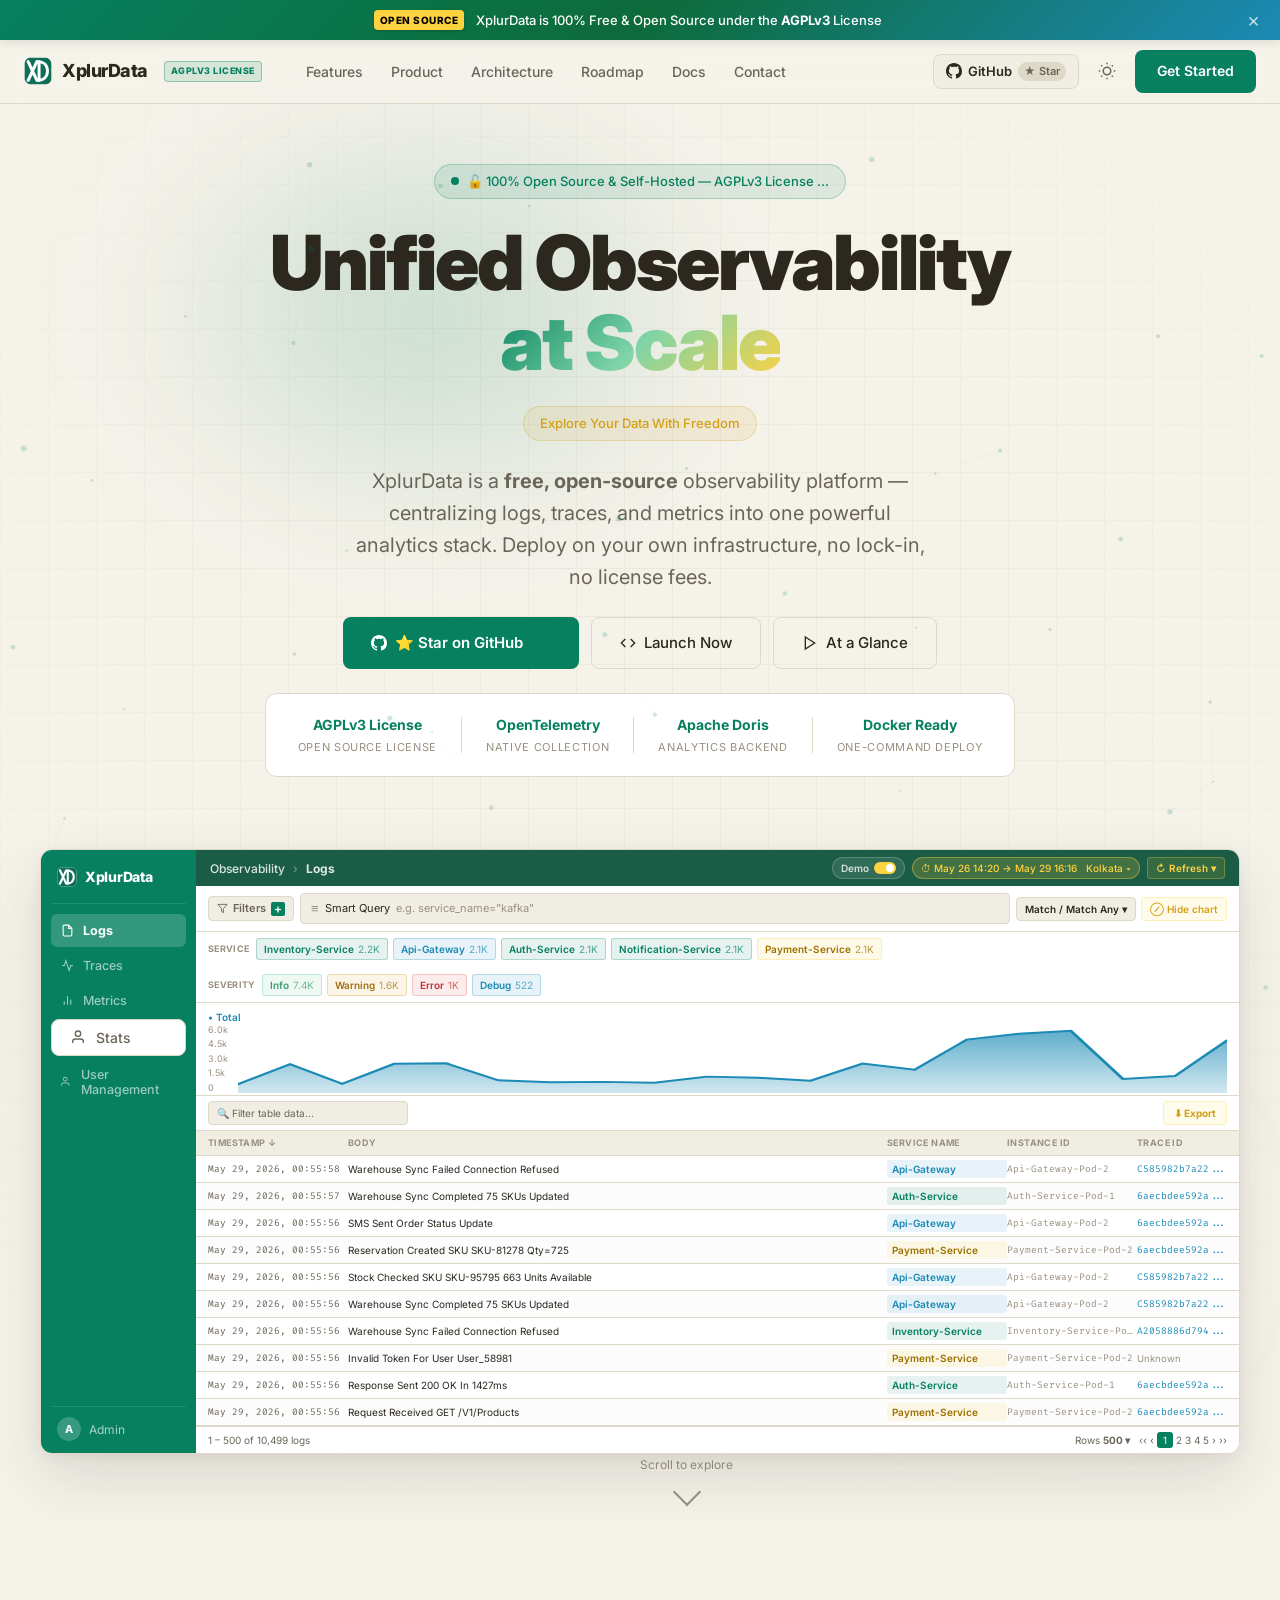
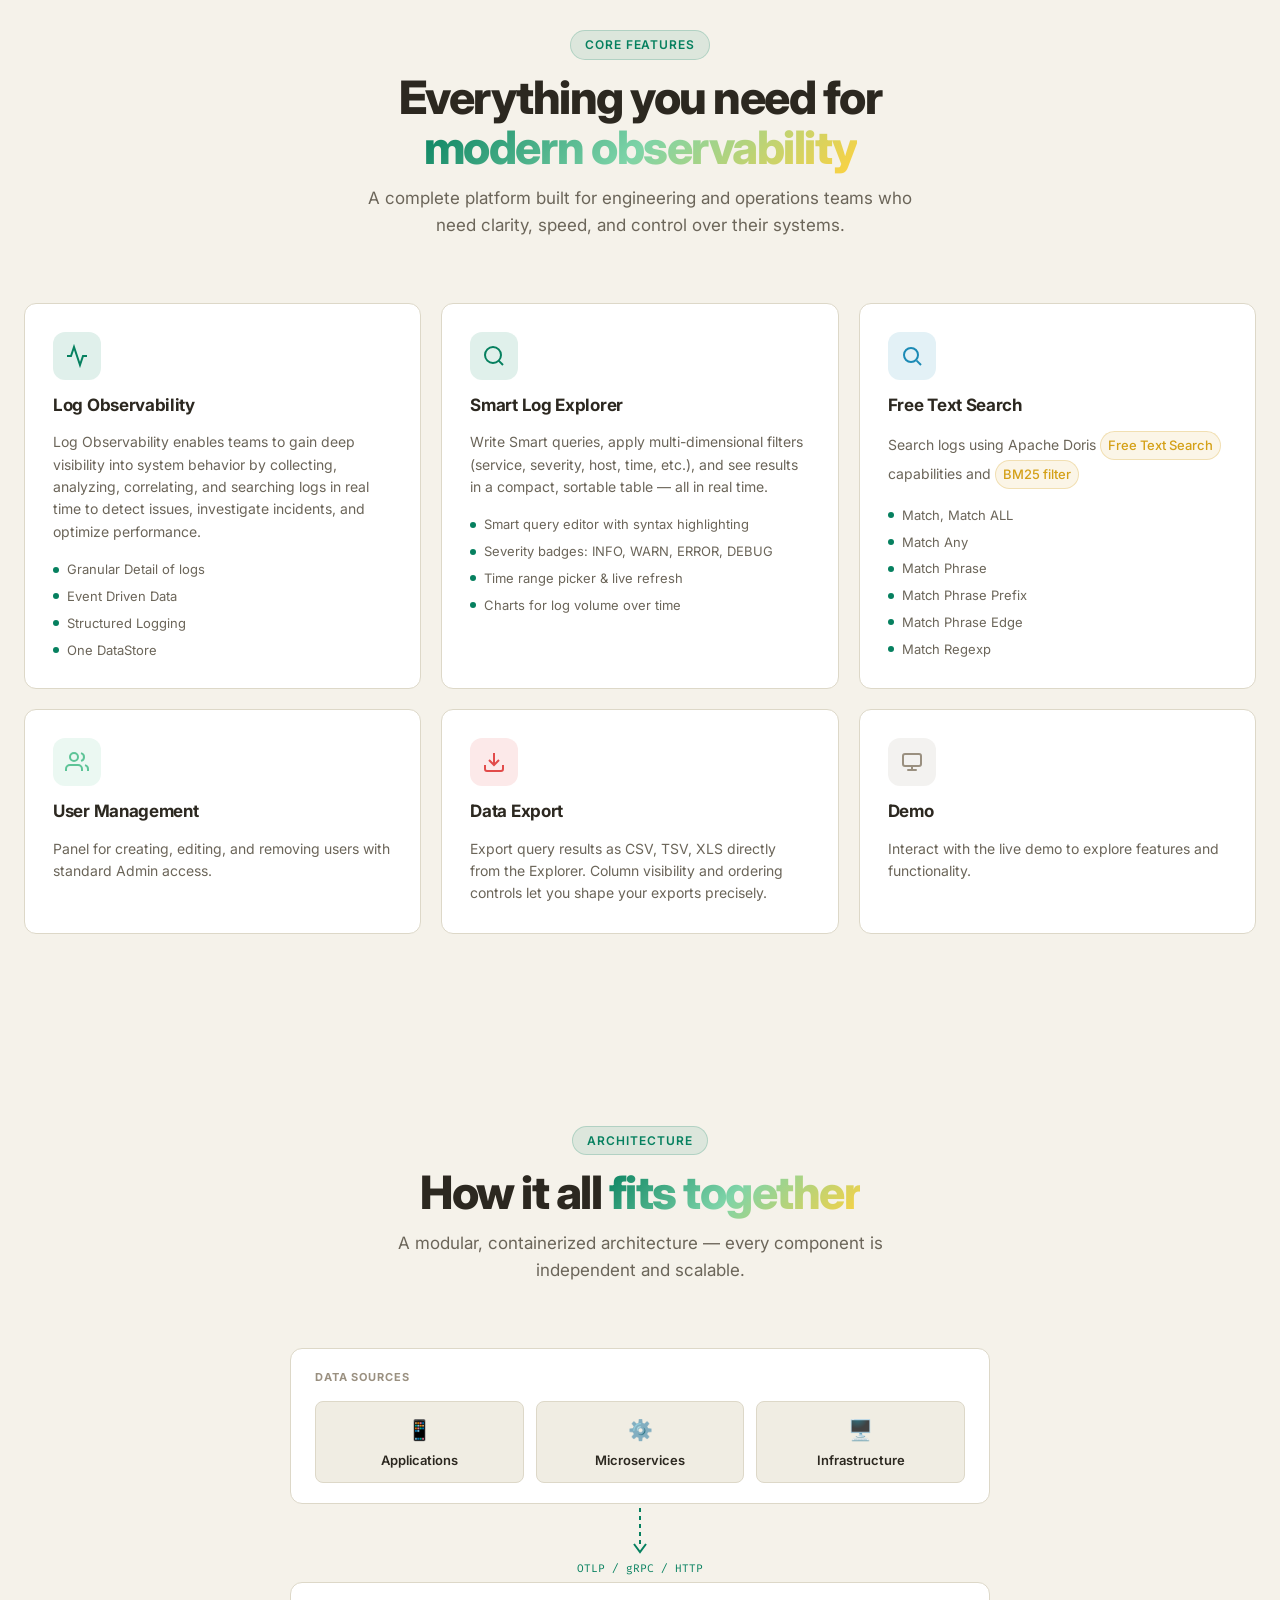
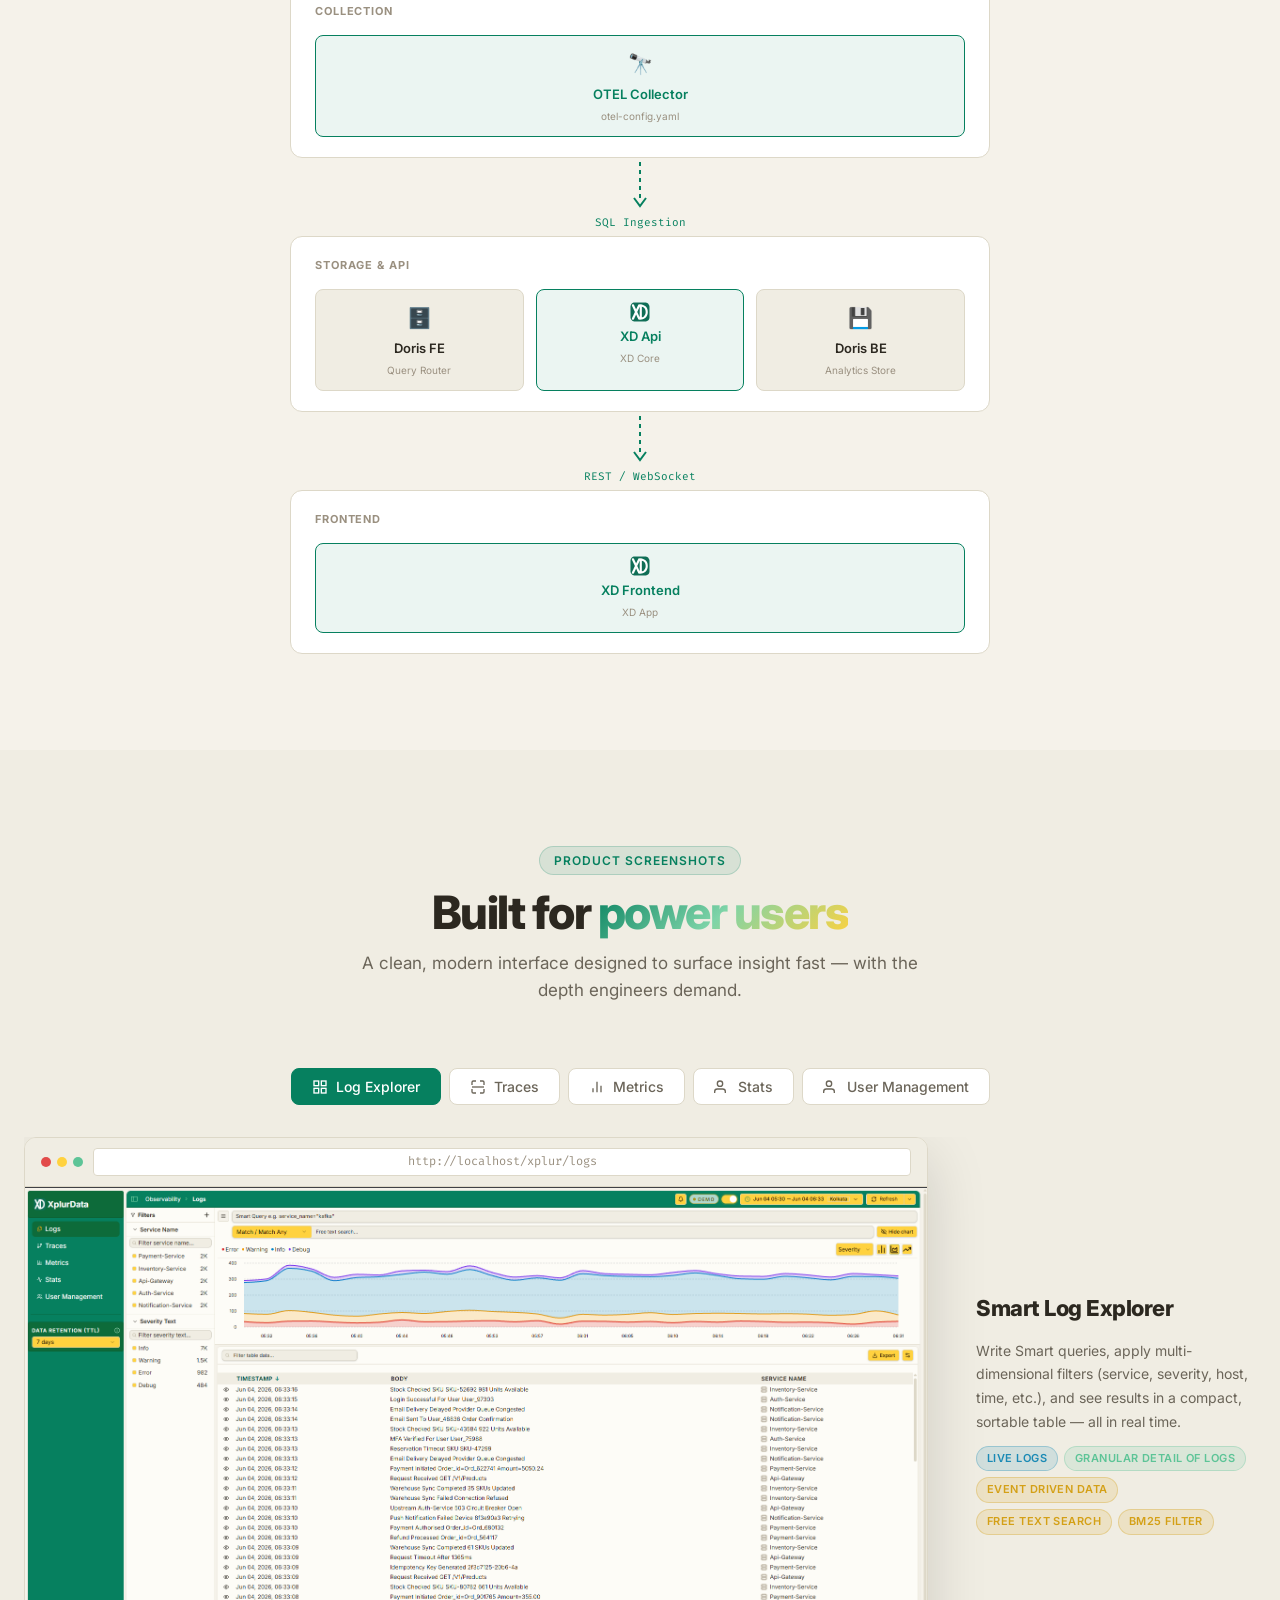
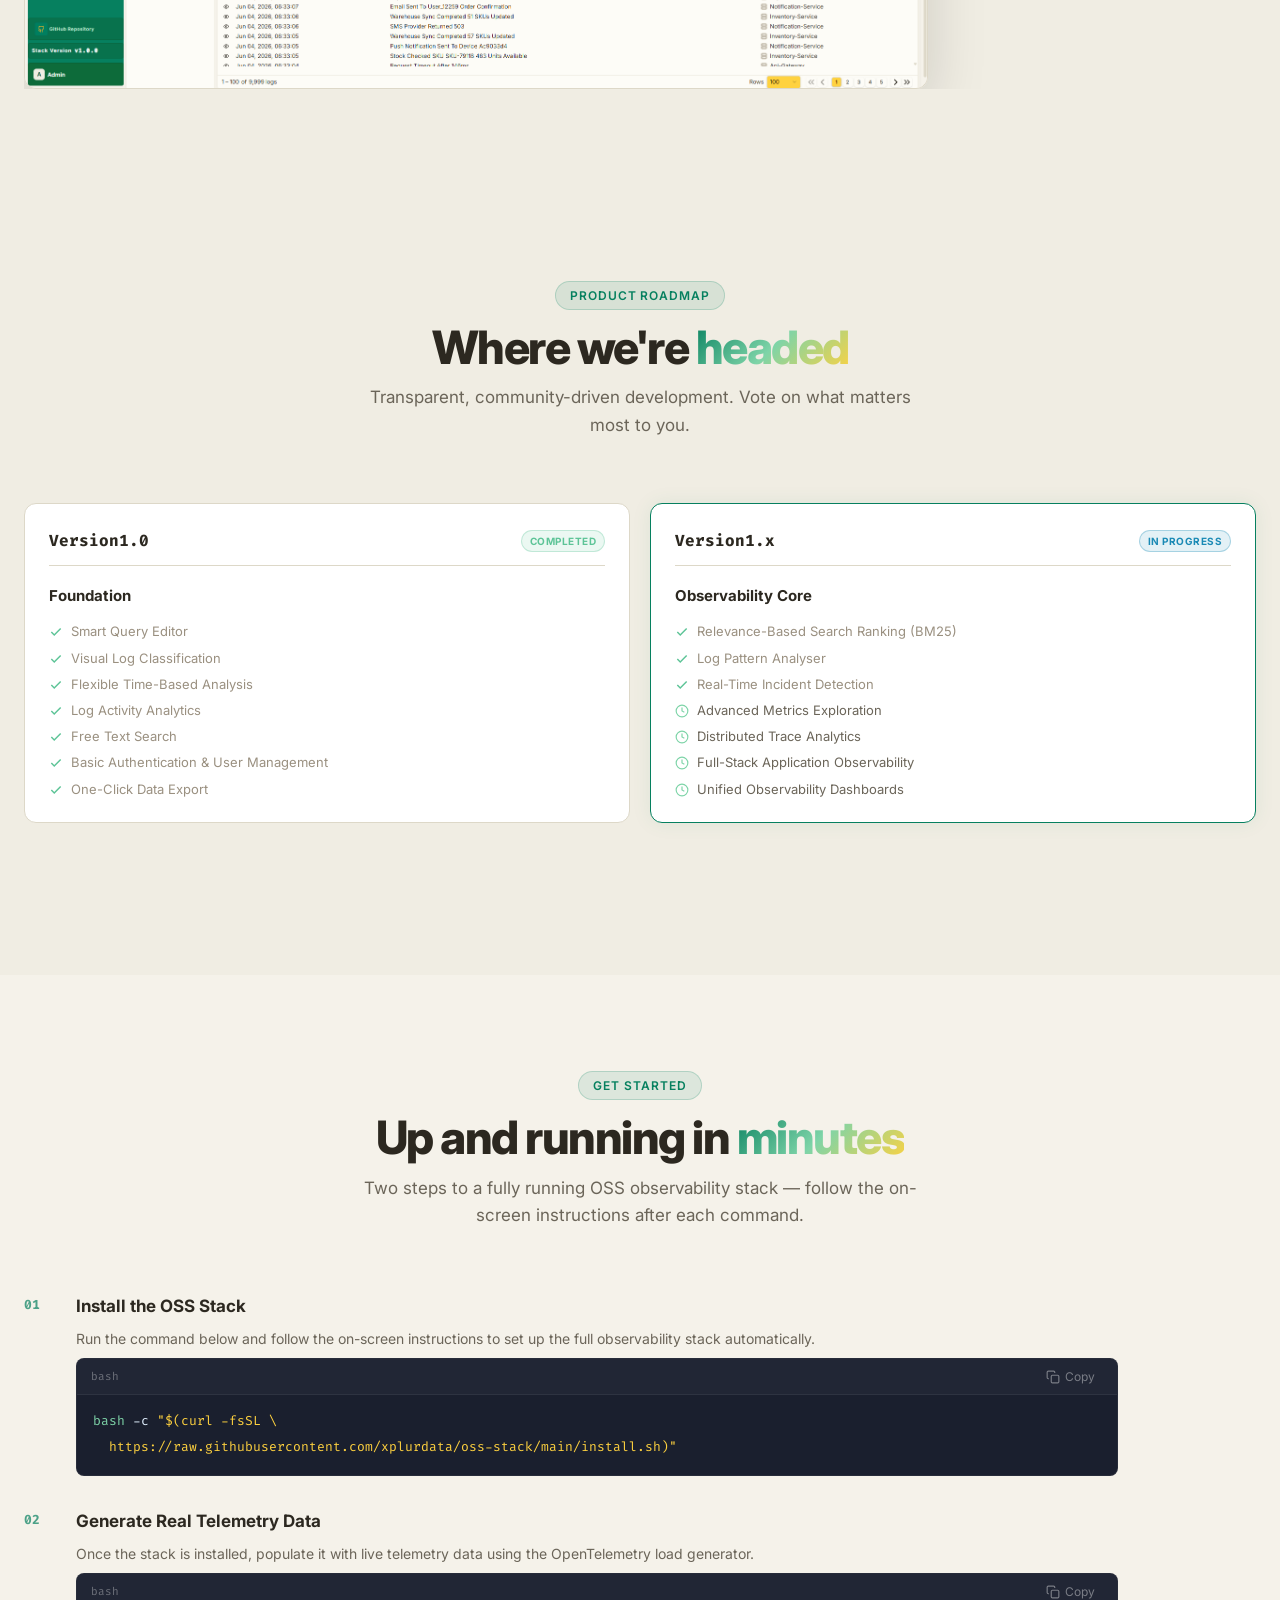
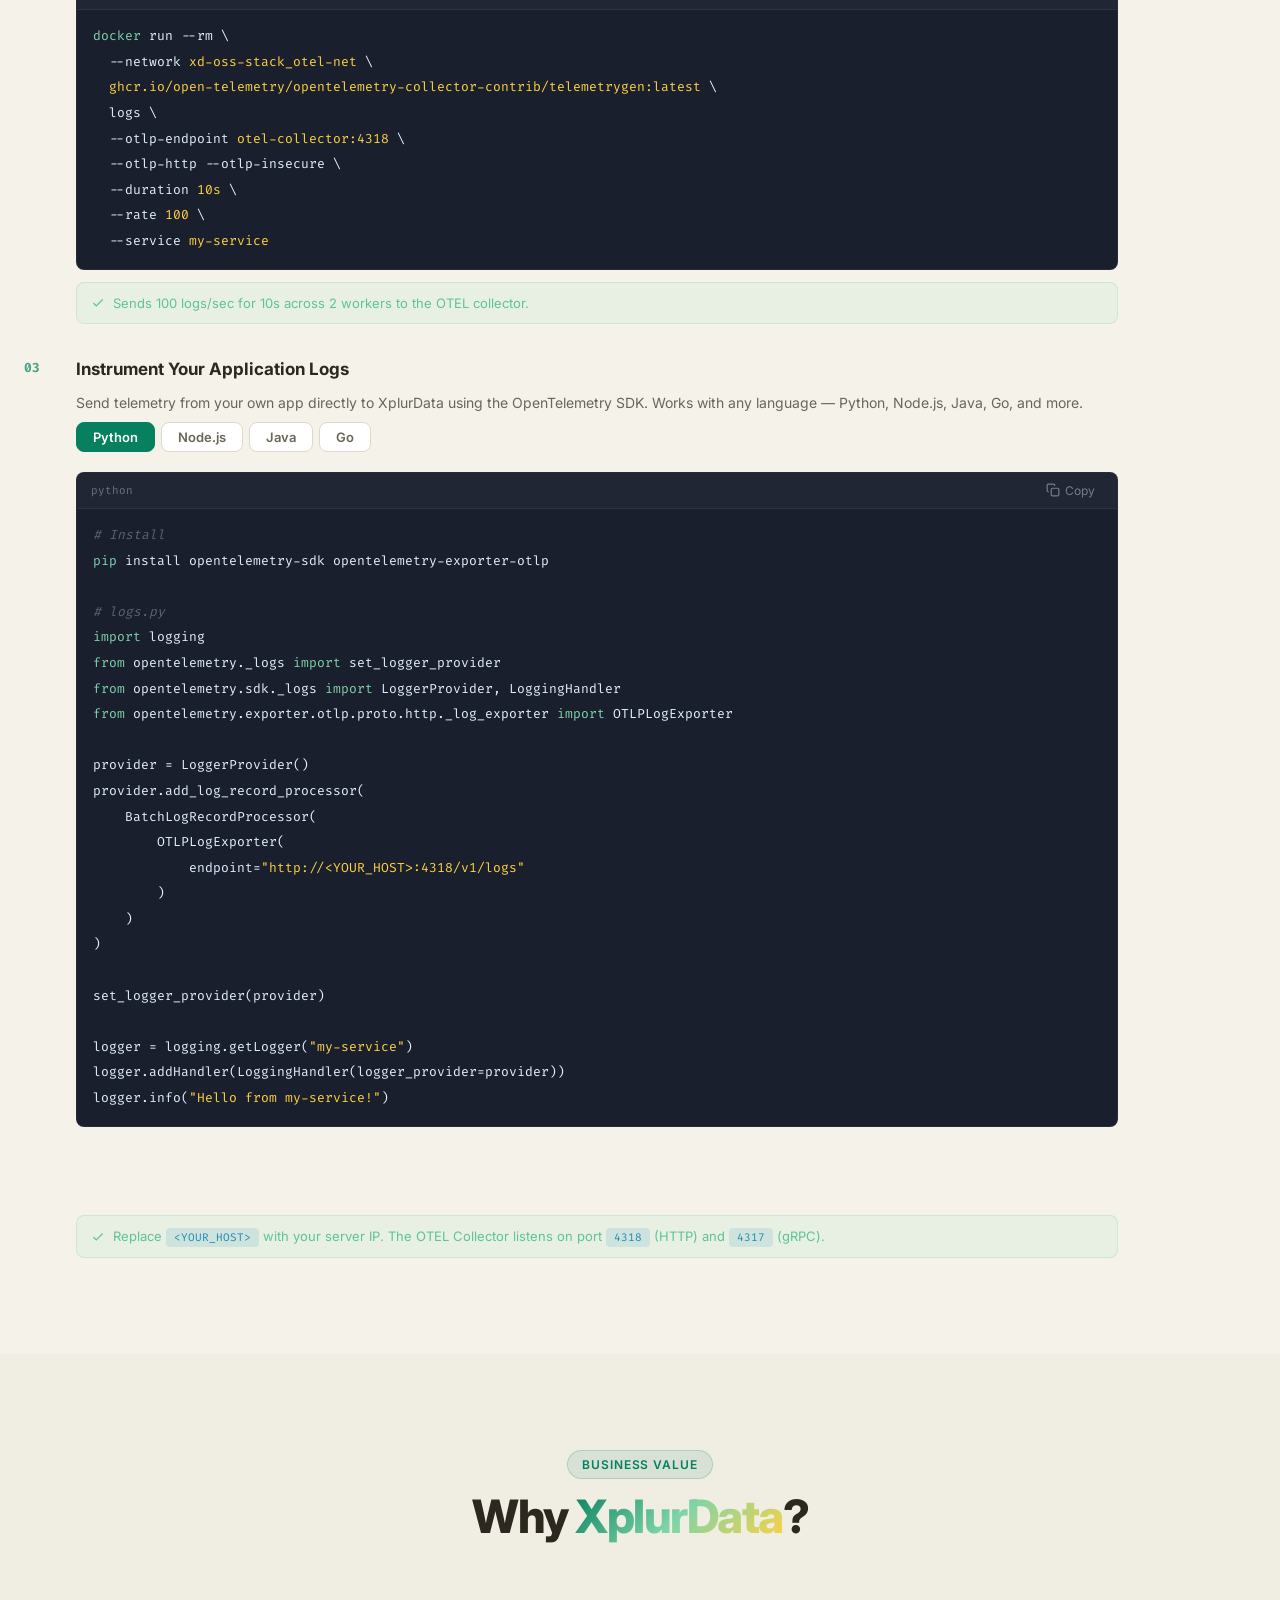
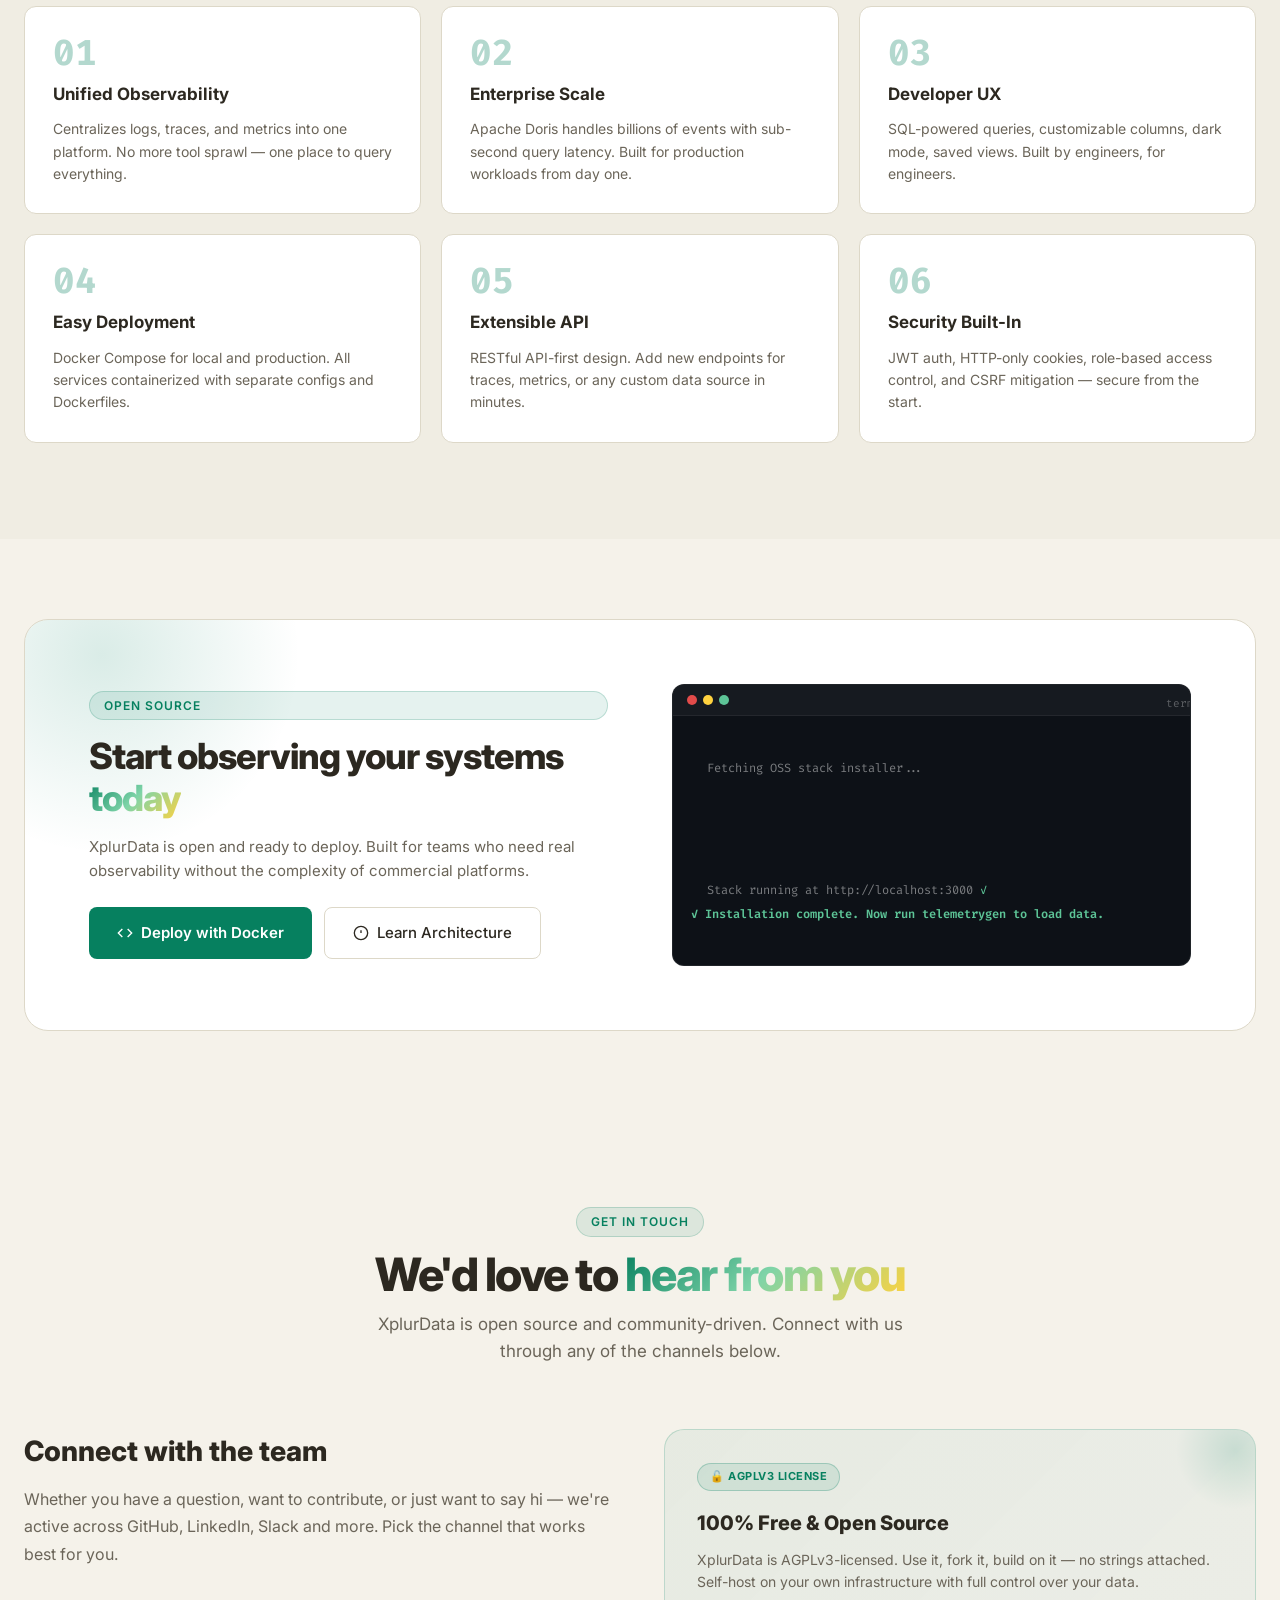
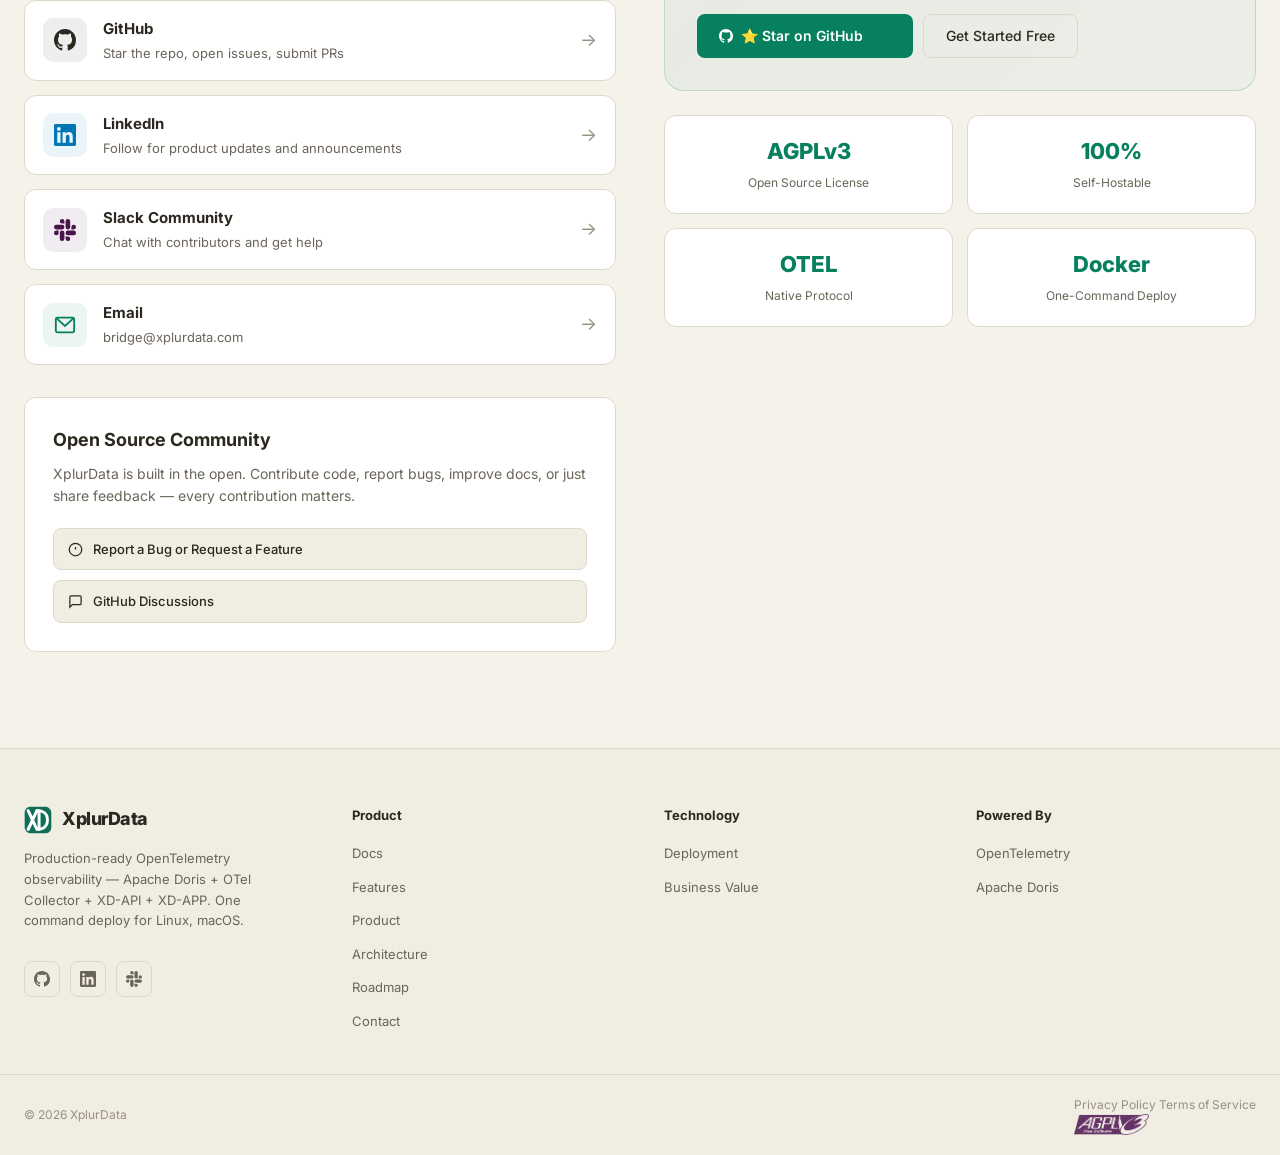
<file: index.html>
<!DOCTYPE html>
<html lang="en">

<head>
  <meta charset="UTF-8" />
  <meta name="viewport" content="width=device-width, initial-scale=1.0" />
  <title>XplurData — Unified Observability & Analytics Platform</title>
  <link rel="icon" type="image/svg+xml" href="XplurData.svg">
  <meta name="description"
    content="XplurData is a powerful observability and analytics platform built on OpenTelemetry and Apache Doris. Collect, query, and visualize telemetry data at scale." />
  <meta property="og:title" content="XplurData — Unified Observability & Analytics Platform" />
  <meta property="og:description"
    content="Collect, process, and visualize telemetry data with XplurData — powered by OpenTelemetry and Apache Doris." />
  <link rel="preconnect" href="https://fonts.googleapis.com" />
  <link rel="preconnect" href="https://fonts.gstatic.com" crossorigin />
  <link
    href="https://fonts.googleapis.com/css2?family=Inter:wght@300;400;500;600;700;800;900&family=Fira+Code:wght@400;500&display=swap"
    rel="stylesheet" />
  <link rel="stylesheet" href="style.css" />
</head>

<body>

  <!-- SCROLL PROGRESS BAR -->
  <div class="scroll-progress" id="scroll-progress"></div>

  <!-- TOP ANNOUNCEMENT BANNER -->
  <div class="top-banner" id="top-banner">
    <div class="banner-inner">
      <span class="banner-badge">Open Source</span>
      <span class="banner-text">XplurData is 100% Free &amp; Open Source under the <strong>AGPLv3</strong>
        License</span>
    </div>
    <button class="banner-close" id="banner-close" aria-label="Dismiss banner">×</button>
  </div>

  <!-- NAV -->
  <nav class="navbar" id="navbar">
    <div class="nav-inner">
      <a href="#" class="nav-logo" id="nav-logo-link">
        <span class="logo-icon">
          <img src="XplurData.svg" alt="XplurData Logo" width="28" height="28">
        </span>
        <span class="logo-text">XplurData</span>
        <span class="nav-oss-badge">AGPLv3 License</span>
      </a>
      <ul class="nav-links" id="nav-links">
        <li><a href="#features" class="nav-link">Features</a></li>
        <li><a href="#screenshots" class="nav-link">Product</a></li>
        <li><a href="#architecture" class="nav-link">Architecture</a></li>
        <li><a href="#roadmap" class="nav-link">Roadmap</a></li>
        <li><a href="docs.html" class="nav-link">Docs</a></li>
        <li><a href="#contact" class="nav-link">Contact</a></li>
      </ul>
      <div class="nav-actions">
        <a href="https://github.com/xplurdata/oss-stack" target="_blank" rel="noopener" class="btn-github-nav"
          id="nav-github-btn">
          <svg width="16" height="16" viewBox="0 0 24 24" fill="currentColor">
            <path
              d="M12 0C5.37 0 0 5.37 0 12c0 5.31 3.435 9.795 8.205 11.385.6.105.825-.255.825-.57 0-.285-.015-1.23-.015-2.235-3.015.555-3.795-.735-4.035-1.41-.135-.345-.72-1.41-1.23-1.695-.42-.225-1.02-.78-.015-.795.945-.015 1.62.87 1.845 1.23 1.08 1.815 2.805 1.305 3.495.99.105-.78.42-1.305.765-1.605-2.67-.3-5.46-1.335-5.46-5.925 0-1.305.465-2.385 1.23-3.225-.12-.3-.54-1.53.12-3.18 0 0 1.005-.315 3.3 1.23.96-.27 1.98-.405 3-.405s2.04.135 3 .405c2.295-1.56 3.3-1.23 3.3-1.23.66 1.65.24 2.88.12 3.18.765.84 1.23 1.905 1.23 3.225 0 4.605-2.805 5.625-5.475 5.925.435.375.81 1.095.81 2.22 0 1.605-.015 2.895-.015 3.3 0 .315.225.69.825.57A12.02 12.02 0 0 0 24 12c0-6.63-5.37-12-12-12z" />
          </svg>
          GitHub
          <span class="github-stars-count" id="github-stars">★ Star</span>
        </a>
        <button class="btn-ghost" id="theme-toggle" aria-label="Toggle theme">
          <svg id="icon-sun" width="18" height="18" viewBox="0 0 24 24" fill="none" stroke="currentColor"
            stroke-width="2">
            <circle cx="12" cy="12" r="5" />
            <line x1="12" y1="1" x2="12" y2="3" />
            <line x1="12" y1="21" x2="12" y2="23" />
            <line x1="4.22" y1="4.22" x2="5.64" y2="5.64" />
            <line x1="18.36" y1="18.36" x2="19.78" y2="19.78" />
            <line x1="1" y1="12" x2="3" y2="12" />
            <line x1="21" y1="12" x2="23" y2="12" />
            <line x1="4.22" y1="19.78" x2="5.64" y2="18.36" />
            <line x1="18.36" y1="5.64" x2="19.78" y2="4.22" />
          </svg>
          <svg id="icon-moon" width="18" height="18" viewBox="0 0 24 24" fill="none" stroke="currentColor"
            stroke-width="2" style="display:none">
            <path d="M21 12.79A9 9 0 1 1 11.21 3 7 7 0 0 0 21 12.79z" />
          </svg>
        </button>
        <a href="#deploy" class="btn-primary" id="nav-cta">Get Started</a>
      </div>
      <button class="hamburger" id="hamburger" aria-label="Menu">
        <span></span><span></span><span></span>
      </button>
    </div>
  </nav>

  <!-- HERO -->
  <section class="hero" id="hero" style="overflow:hidden;width:100%;max-width:100vw;">
    <canvas id="hero-particles" style="position:absolute;inset:0;width:100%;height:100%;pointer-events:none;z-index:1;"></canvas>
    <div class="hero-bg-grid"></div>
    <div class="hero-glow hero-glow-1"></div>
    <div class="hero-glow hero-glow-2"></div>
    <div class="hero-inner">
      <div class="hero-badge" id="hero-badge">
        <span class="badge-dot"></span>
        🔓 100% Open Source &amp; Self-Hosted — AGPLv3 License ...
      </div>
      <h1 class="hero-title">
        Unified Observability<br />
        <span class="gradient-text">at Scale</span>

      </h1>
      <div class="hero-badge-yellow" id="hero-badge-yellow">Explore Your Data With Freedom </div>
      <p class="hero-subtitle">
        XplurData is a <strong>free, open-source</strong> observability platform — centralizing logs, traces, and
        metrics
        into one powerful analytics stack. Deploy on your own infrastructure, no lock-in, no license fees.
      </p>
      <div class="hero-ctas">
        <a href="https://github.com/xplurdata/oss-stack" target="_blank" rel="noopener" class="btn-primary btn-lg"
          id="hero-cta-primary">
          <svg width="16" height="16" viewBox="0 0 24 24" fill="currentColor">
            <path
              d="M12 0C5.37 0 0 5.37 0 12c0 5.31 3.435 9.795 8.205 11.385.6.105.825-.255.825-.57 0-.285-.015-1.23-.015-2.235-3.015.555-3.795-.735-4.035-1.41-.135-.345-.72-1.41-1.23-1.695-.42-.225-1.02-.78-.015-.795.945-.015 1.62.87 1.845 1.23 1.08 1.815 2.805 1.305 3.495.99.105-.78.42-1.305.765-1.605-2.67-.3-5.46-1.335-5.46-5.925 0-1.305.465-2.385 1.23-3.225-.12-.3-.54-1.53.12-3.18 0 0 1.005-.315 3.3 1.23.96-.27 1.98-.405 3-.405s2.04.135 3 .405c2.295-1.56 3.3-1.23 3.3-1.23.66 1.65.24 2.88.12 3.18.765.84 1.23 1.905 1.23 3.225 0 4.605-2.805 5.625-5.475 5.925.435.375.81 1.095.81 2.22 0 1.605-.015 2.895-.015 3.3 0 .315.225.69.825.57A12.02 12.02 0 0 0 24 12c0-6.63-5.37-12-12-12z" />
          </svg>
          ⭐ Star on GitHub
          <span class="hero-star-count" id="hero-star-count"></span>
        </a>
        <a href="#deploy" class="btn-outline btn-lg" id="hero-cta-deploy">
          <svg width="16" height="16" viewBox="0 0 24 24" fill="none" stroke="currentColor" stroke-width="2">
            <polyline points="16 18 22 12 16 6" />
            <polyline points="8 6 2 12 8 18" />
          </svg>
          Launch Now
        </a>
        <a href="#screenshots" class="btn-outline btn-lg" id="hero-cta-secondary">
          <svg width="16" height="16" viewBox="0 0 24 24" fill="none" stroke="currentColor" stroke-width="2">
            <polygon points="5 3 19 12 5 21 5 3" />
          </svg>
          At a Glance
        </a>
      </div>
      <div class="hero-stats">
        <div class="stat-item">
          <span class="stat-value">AGPLv3 License</span>
          <span class="stat-label">Open Source License</span>
        </div>
        <div class="stat-divider"></div>
        <div class="stat-item">
          <span class="stat-value">OpenTelemetry</span>
          <span class="stat-label">Native Collection</span>
        </div>
        <div class="stat-divider"></div>
        <div class="stat-item">
          <span class="stat-value">Apache Doris</span>
          <span class="stat-label">Analytics Backend</span>
        </div>
        <div class="stat-divider"></div>
        <div class="stat-item">
          <span class="stat-value">Docker Ready</span>
          <span class="stat-label">One-Command Deploy</span>
        </div>
      </div>

      <!-- HERO LIVE OBSERVABILITY SANDBOX -->
      <!-- HERO LIVE PREVIEW — matches actual product UI -->
      <div class="hero-live-preview" id="hero-live-preview">

        <!-- ── Green App Sidebar (matches product exactly) ── -->
        <div class="hlp-sidebar">
          <div class="hlp-logo">
            <a href="#" class="nav-logo">
              <span class="logo-icon">
                <img src="XplurData.svg" alt="XplurData Logo" width="20" height="20">
              </span>
            </a>
            <span>XplurData</span>
          </div>
          <nav class="hlp-nav">
            <button class="hlp-nav-item active" data-panel="logs" id="smb-logs">
              <svg width="13" height="13" viewBox="0 0 24 24" fill="none" stroke="currentColor" stroke-width="2">
                <path d="M14 2H6a2 2 0 0 0-2 2v16a2 2 0 0 0 2 2h12a2 2 0 0 0 2-2V8z" />
                <polyline points="14 2 14 8 20 8" />
              </svg>
              Logs
            </button>
            <button class="hlp-nav-item" data-panel="traces" id="smb-traces">
              <svg width="13" height="13" viewBox="0 0 24 24" fill="none" stroke="currentColor" stroke-width="2">
                <polyline points="22 12 18 12 15 21 9 3 6 12 2 12" />
              </svg>
              Traces
            </button>
            <button class="hlp-nav-item" data-panel="metrics" id="smb-metrics">
              <svg width="13" height="13" viewBox="0 0 24 24" fill="none" stroke="currentColor" stroke-width="2">
                <line x1="18" y1="20" x2="18" y2="10" />
                <line x1="12" y1="20" x2="12" y2="4" />
                <line x1="6" y1="20" x2="6" y2="14" />
              </svg>
              Metrics
            </button>
        <button class="tab-btn" data-tab="stats" id="tab-stats">
          <svg width="16" height="16" viewBox="0 0 24 24" fill="none" stroke="currentColor" stroke-width="2">
            <path d="M17 21v-2a4 4 0 0 0-4-4H5a4 4 0 0 0-4 4v2" />
            <circle cx="9" cy="7" r="4" />
          </svg>
          Stats
        </button>
            <button class="hlp-nav-item" data-panel="users" id="smb-users">
              <svg width="13" height="13" viewBox="0 0 24 24" fill="none" stroke="currentColor" stroke-width="2">
                <path d="M17 21v-2a4 4 0 0 0-4-4H5a4 4 0 0 0-4 4v2" />
                <circle cx="9" cy="7" r="4" />
              </svg>
              User Management
            </button>
          </nav>
          <div class="hlp-sidebar-footer">
            <div class="hlp-avatar">A</div>
            <span>Admin</span>
          </div>
        </div>

        <!-- ── Main App Area ── -->
        <div class="hlp-main">

          <!-- Dark topbar matching product -->
          <div class="hlp-topbar">
            <span class="hlp-breadcrumb">
              Observability
              <span class="hlp-bc-arrow">›</span>
              <strong id="hlp-page-name">Logs</strong>
            </span>
            <div class="hlp-topbar-right">
              <span class="hlp-demo-pill">Demo <span class="hlp-demo-toggle"></span></span>
              <span class="hlp-timerange">⏱ May 26 14:20 → May 29 16:16 &nbsp; Kolkata ▾</span>
              <span class="hlp-refresh">↻ Refresh ▾</span>
            </div>
          </div>

          <!-- ── PANEL: Logs (active) ── -->
          <div class="hlp-panel active" id="panel-logs">
            <!-- Filter + query bar row -->
            <div class="hlp-filter-row">
              <div class="hlp-filter-pill">
                <svg width="11" height="11" viewBox="0 0 24 24" fill="none" stroke="currentColor" stroke-width="2">
                  <polygon points="22 3 2 3 10 12.46 10 19 14 21 14 12.46 22 3" />
                </svg>
                Filters <span class="hlp-filter-plus">+</span>
              </div>
              <div class="hlp-querybar">
                <span class="hlp-query-eq">≡</span>
                <span class="hlp-query-text">Smart Query &nbsp;<span style="color:var(--fg-subtle)">e.g.
                    service_name="kafka"</span></span>
              </div>
              <div class="hlp-query-actions">
                <span class="hlp-match-btn">Match / Match Any ▾</span>
                <span class="hlp-hide-chart">⊘ Hide chart</span>
              </div>
            </div>

            <!-- Filter chips row -->
            <div class="hlp-chips-row">
              <div class="hlp-chip-group">
                <span class="hlp-chip-label">Service</span>
                <span class="hlp-chip hlp-chip-green">Inventory-Service <em>2.2K</em></span>
                <span class="hlp-chip hlp-chip-blue">Api-Gateway <em>2.1K</em></span>
                <span class="hlp-chip hlp-chip-green">Auth-Service <em>2.1K</em></span>
                <span class="hlp-chip hlp-chip-green">Notification-Service <em>2.1K</em></span>
                <span class="hlp-chip hlp-chip-yellow">Payment-Service <em>2.1K</em></span>
              </div>
              <div class="hlp-chip-group">
                <span class="hlp-chip-label">Severity</span>
                <span class="hlp-chip hlp-chip-info">Info <em>7.4K</em></span>
                <span class="hlp-chip hlp-chip-warn">Warning <em>1.6K</em></span>
                <span class="hlp-chip hlp-chip-error">Error <em>1K</em></span>
                <span class="hlp-chip hlp-chip-debug">Debug <em>522</em></span>
              </div>
            </div>

            <!-- Live bar chart -->
            <div class="hlp-chart-wrap">
              <span class="hlp-chart-total">• Total</span>
              <div class="hlp-chart-y-labels">
                <span>6.0k</span><span>4.5k</span><span>3.0k</span><span>1.5k</span><span>0</span>
              </div>
              <svg class="hlp-chart-svg" id="logs-chart-svg" viewBox="0 0 600 70" preserveAspectRatio="none">
                <defs>
                  <linearGradient id="logs-grad" x1="0" y1="0" x2="0" y2="1">
                    <stop offset="0%" stop-color="#1B8AB5" stop-opacity="0.7" />
                    <stop offset="100%" stop-color="#1B8AB5" stop-opacity="0.2" />
                  </linearGradient>
                </defs>
                <path class="logs-chart-gradient" id="logs-area-path" d="" />
                <path class="logs-chart-path" id="logs-line-path" d="" />
              </svg>
            </div>

            <!-- Table toolbar -->
            <div class="hlp-table-bar">
              <span class="hlp-table-filter-input">🔍 Filter table data...</span>
              <span class="hlp-export-btn">⬇ Export</span>
            </div>

            <!-- Log table -->
            <div class="hlp-table">
              <div class="hlp-thead">
                <span>TIMESTAMP ↓</span><span>BODY</span><span>SERVICE NAME</span><span>INSTANCE ID</span><span>TRACE
                  ID</span>
              </div>
              <div class="hlp-tbody" id="logs-stream">
                <!-- rows injected by JS -->
              </div>
            </div>
            <div class="hlp-table-foot">
              <span>1 – 500 of 10,499 logs</span>
              <span style="margin-left:auto">Rows <b>500 ▾</b> &nbsp; ‹‹ ‹ <span class="hlp-page-num">1</span> 2 3 4 5 ›
                ››</span>
            </div>
          </div>

          <!-- ── PANEL: Traces ── -->
          <div class="hlp-panel" id="panel-traces">
            <div class="hlp-coming-card">
              <div class="hlp-coming-badge">
                <svg width="11" height="11" viewBox="0 0 24 24" fill="none" stroke="currentColor" stroke-width="2">
                  <circle cx="12" cy="12" r="10" />
                  <line x1="12" y1="8" x2="12" y2="12" />
                  <line x1="12" y1="16" x2="12.01" y2="16" />
                </svg>
                New module
              </div>
              <div class="hlp-coming-title">
                <svg width="16" height="16" viewBox="0 0 24 24" fill="none" stroke="#06805f" stroke-width="2">
                  <polyline points="22 12 18 12 15 21 9 3 6 12 2 12" />
                </svg>
                <strong>Traces</strong>
              </div>
              <p class="hlp-coming-desc">Track request lifecycles and latency across distributed services.</p>
              <hr class="hlp-coming-hr" />
              <p class="hlp-coming-soon">This section is coming soon. We are building a focused experience for this
                signal.</p>
            </div>
          </div>

          <!-- ── PANEL: Metrics ── -->
          <div class="hlp-panel" id="panel-metrics">
            <div class="hlp-coming-card">
              <div class="hlp-coming-badge">
                <svg width="11" height="11" viewBox="0 0 24 24" fill="none" stroke="currentColor" stroke-width="2">
                  <circle cx="12" cy="12" r="10" />
                  <line x1="12" y1="8" x2="12" y2="12" />
                  <line x1="12" y1="16" x2="12.01" y2="16" />
                </svg>
                New module
              </div>
              <div class="hlp-coming-title">
                <svg width="16" height="16" viewBox="0 0 24 24" fill="none" stroke="#06805f" stroke-width="2">
                  <line x1="18" y1="20" x2="18" y2="10" />
                  <line x1="12" y1="20" x2="12" y2="4" />
                  <line x1="6" y1="20" x2="6" y2="14" />
                </svg>
                <strong>Metrics</strong>
              </div>
              <p class="hlp-coming-desc">Monitor time-series KPIs, saturation, and performance trends.</p>
              <hr class="hlp-coming-hr" />
              <p class="hlp-coming-soon">This section is coming soon. We are building a focused experience for this
                signal.</p>
            </div>
          </div>

          <!-- ── PANEL: Users ── -->
          <div class="hlp-panel" id="panel-users">
            <div class="hlp-users-header">
              <div>
                <div class="hlp-users-title">User Management</div>
                <div class="hlp-users-sub">Manage system users</div>
              </div>
              <button class="hlp-add-user">+ Add User</button>
            </div>
            <div class="hlp-user-table">
              <div class="hlp-user-head">
                <span>USERNAME</span><span>EMAIL</span><span>CREATED</span><span>UPDATED</span><span>ACTIONS</span>
              </div>
              <div class="hlp-user-row"><span>Admin</span><span>Admin@Otelstack.Local</span><span>5/26/2026, 2:48:35
                  PM</span><span>5/26/2026, 2:48:35 PM</span><span><button class="hlp-act-edit">✏</button></span></div>
              <div class="hlp-user-row"><span>Obs</span><span>Obs@Obs.Live</span><span>5/29/2026, 10:55:05
                  AM</span><span>5/29/2026, 10:55:05 AM</span><span><button class="hlp-act-edit">✏</button><button
                    class="hlp-act-del">🗑</button></span></div>
            </div>
          </div>

        </div><!-- /hlp-main -->
      </div>
      <!-- END SANDBOX -->

    </div>
    <div class="hero-scroll-hint">
      <span>Scroll to explore</span>
      <div class="scroll-arrow"></div>
    </div>
  </section>

  <!-- FEATURES -->
  <section class="section features-section" id="features">
    <div class="container">
      <div class="section-header">
        <span class="section-label">Core Features</span>
        <h2 class="section-title">Everything you need for<br /> <span class="gradient-text">modern observability</span>
        </h2>
        <p class="section-sub">A complete platform built for engineering and operations teams who need clarity, speed,
          and control over
          their systems.</p>
      </div>
      <div class="features-grid">
        <div class="feature-card spotlight-card" id="feat-realtime">
          <div class="feature-icon-wrap" style="--icon-color: #06805f; --icon-bg: rgba(6,128,95,0.12);">
            <svg width="24" height="24" viewBox="0 0 24 24" fill="none" stroke="currentColor" stroke-width="2">
              <polyline points="22 12 18 12 15 21 9 3 6 12 2 12" />
            </svg>
          </div>
          <h3>Log Observability</h3>
          <p>Log Observability enables teams to gain deep visibility into system behavior by collecting, analyzing,
            correlating, and searching logs in real time to detect issues, investigate incidents, and optimize
            performance.</p>
          <ul class="feature-list">
            <li>Granular Detail of logs</li>
            <li>Event Driven Data</li>
            <li>Structured Logging</li>
            <li>One DataStore</li>
          </ul>
        </div>
        <div class="feature-card feature-card spotlight-card" id="feat-explorer">
          <div class="feature-icon-wrap" style="--icon-color: #06805f; --icon-bg: rgba(6,128,95,0.12);">
            <svg width="24" height="24" viewBox="0 0 24 24" fill="none" stroke="currentColor" stroke-width="2">
              <circle cx="11" cy="11" r="8" />
              <line x1="21" y1="21" x2="16.65" y2="16.65" />
            </svg>
          </div>
          <h3>Smart Log Explorer </h3>
          <p>Write Smart queries, apply multi-dimensional filters (service, severity, host, time, etc.), and see results
            in
            a compact, sortable table — all in real time.</p>
          <ul class="feature-list">
            <li>Smart query editor with syntax highlighting</li>
            <li>Severity badges: INFO, WARN, ERROR, DEBUG</li>
            <li>Time range picker &amp; live refresh</li>
            <li>Charts for log volume over time</li>
          </ul>
        </div>

        <div class="feature-card spotlight-card" id="feat-auth">
          <div class="feature-icon-wrap" style="--icon-color: #1B8AB5; --icon-bg: rgba(27,138,181,0.12);">
            <svg width="24" height="24" viewBox="0 0 24 24" fill="none" stroke="currentColor" stroke-width="2">
              <circle cx="11" cy="11" r="7"></circle>
              <line x1="21" y1="21" x2="16.65" y2="16.65"></line>
            </svg>
          </div>
          <h3>Free Text Search</h3>
          <p>Search logs using Apache Doris <span class="hero-badge-yellow hero-badge-freetext">Free Text Search</span>
            capabilities and <span class="hero-badge-yellow hero-badge-freetext">BM25 filter</span></p>
          <ul class="feature-list">
            <li>Match, Match ALL</li>
            <li>Match Any</li>
            <li>Match Phrase</li>
            <li>Match Phrase Prefix</li>
            <li>Match Phrase Edge</li>
            <li>Match Regexp</li>
          </ul>
        </div>

        <!-- <div class="feature-card spotlight-card" id="feat-auth">
          <div class="feature-icon-wrap" style="--icon-color: #1B8AB5; --icon-bg: rgba(27,138,181,0.12);">
            <svg width="24" height="24" viewBox="0 0 24 24" fill="none" stroke="currentColor" stroke-width="2">
              <rect x="3" y="11" width="18" height="11" rx="2" />
              <path d="M7 11V7a5 5 0 0 1 10 0v4" />
            </svg>
          </div>
          <h3>Secure Authentication</h3>
          <p>JWT-based login with HTTP-only cookies, access control, and session restore on page refresh.</p>
        </div> -->

        <div class="feature-card spotlight-card" id="feat-users">
          <div class="feature-icon-wrap" style="--icon-color: #5DC497; --icon-bg: rgba(93,196,151,0.12);">
            <svg width="24" height="24" viewBox="0 0 24 24" fill="none" stroke="currentColor" stroke-width="2">
              <path d="M17 21v-2a4 4 0 0 0-4-4H5a4 4 0 0 0-4 4v2" />
              <circle cx="9" cy="7" r="4" />
              <path d="M23 21v-2a4 4 0 0 0-3-3.87" />
              <path d="M16 3.13a4 4 0 0 1 0 7.75" />
            </svg>
          </div>
          <h3>User Management</h3>
          <p>Panel for creating, editing, and removing users with standard Admin access.</p>
        </div>

        <!--<div class="feature-card spotlight-card" id="feat-themes">
          <div class="feature-icon-wrap" style="--icon-color: #ffd23f; --icon-bg: rgba(255,210,63,0.12);">
            <svg width="24" height="24" viewBox="0 0 24 24" fill="none" stroke="currentColor" stroke-width="2">
              <circle cx="12" cy="12" r="10" />
              <path d="M12 2a15.3 15.3 0 0 1 4 10 15.3 15.3 0 0 1-4 10 15.3 15.3 0 0 1-4-10 15.3 15.3 0 0 1 4-10z" />
              <line x1="2" y1="12" x2="22" y2="12" />
            </svg>
          </div>
          <h3>Multi-Theme Support</h3>
          <p>Light, Dark, Midnight, and Slate themes — user-selectable and persisted. Full design-token system for
            consistent, branded UI.</p>
        </div>-->

        <div class="feature-card spotlight-card" id="feat-export">
          <div class="feature-icon-wrap" style="--icon-color: #E24B4A; --icon-bg: rgba(226,75,74,0.12);">
            <svg width="24" height="24" viewBox="0 0 24 24" fill="none" stroke="currentColor" stroke-width="2">
              <path d="M21 15v4a2 2 0 0 1-2 2H5a2 2 0 0 1-2-2v-4" />
              <polyline points="7 10 12 15 17 10" />
              <line x1="12" y1="15" x2="12" y2="3" />
            </svg>
          </div>
          <h3>Data Export</h3>
          <p>Export query results as CSV, TSV, XLS directly from the Explorer. Column visibility and ordering controls
            let you
            shape your exports precisely.</p>
        </div>



        <!-- <div class="feature-card spotlight-card" id="feat-prefs">
          <div class="feature-icon-wrap" style="--icon-color: #9A9080; --icon-bg: rgba(154,144,128,0.12);">
            <svg width="24" height="24" viewBox="0 0 24 24" fill="none" stroke="currentColor" stroke-width="2">
              <circle cx="12" cy="12" r="3" />
              <path d="M19.07 4.93a10 10 0 0 0-14.14 0M4.93 19.07a10 10 0 0 0 14.14 0M1 12h2m18 0h2M12 1v2m0 18v2" />
            </svg>
          </div>
          <h3>Saved Preferences</h3>
          <p>Persist column configs, saved views, default filters, and theme choices. Settings sync to the backend and
            restore on next login.</p>
        </div>-->
        <div class="feature-card spotlight-card" id="feat-prefs">
          <div class="feature-icon-wrap" style="--icon-color: #9A9080; --icon-bg: rgba(154,144,128,0.12);">
            <svg width="24" height="24" viewBox="0 0 24 24" fill="none" stroke="currentColor" stroke-width="2"
              stroke-linecap="round" stroke-linejoin="round">
              <rect x="3" y="4" width="18" height="12" rx="2"></rect>
              <line x1="8" y1="20" x2="16" y2="20"></line>
              <line x1="12" y1="16" x2="12" y2="20"></line>
            </svg>
          </div>
          <h3>Demo</h3>
          <p>Interact with the live demo to explore features and functionality.</p>
        </div>
      </div>
    </div>
  </section>

  <!-- ARCHITECTURE -->
  <section class="section arch-section" id="architecture">
    <div class="container">
      <div class="section-header">
        <span class="section-label">Architecture</span>
        <h2 class="section-title">How it all <span class="gradient-text">fits together</span></h2>
        <p class="section-sub">A modular, containerized architecture — every component is independent and scalable.</p>
      </div>
      <div class="arch-diagram">
        <div class="arch-layer arch-layer--sources">
          <div class="arch-layer-label">Data Sources</div>
          <div class="arch-nodes">
            <div class="arch-node" id="arch-apps">
              <div class="arch-node-icon">📱</div><span>Applications</span>
            </div>
            <div class="arch-node" id="arch-services">
              <div class="arch-node-icon">⚙️</div><span>Microservices</span>
            </div>
            <div class="arch-node" id="arch-infra">
              <div class="arch-node-icon">🖥️</div><span>Infrastructure</span>
            </div>
          </div>
        </div>
        <div class="arch-arrow">
          <svg width="24" height="48" viewBox="0 0 24 48" fill="none">
            <path d="M12 0 L12 36" stroke="#06805f" stroke-width="2" stroke-dasharray="4 4" />
            <polyline points="6,36 12,44 18,36" fill="none" stroke="#06805f" stroke-width="2" />
          </svg>
          <span class="arch-arrow-label">OTLP / gRPC / HTTP</span>
        </div>
        <div class="arch-layer arch-layer--collector">
          <div class="arch-layer-label">Collection</div>
          <div class="arch-nodes">
            <div class="arch-node arch-node--primary" id="arch-otel">
              <div class="arch-node-icon">🔭</div><span>OTEL Collector</span><small>otel-config.yaml</small>
            </div>
          </div>
        </div>
        <div class="arch-arrow">
          <svg width="24" height="48" viewBox="0 0 24 48" fill="none">
            <path d="M12 0 L12 36" stroke="#06805f" stroke-width="2" stroke-dasharray="4 4" />
            <polyline points="6,36 12,44 18,36" fill="none" stroke="#06805f" stroke-width="2" />
          </svg>
          <span class="arch-arrow-label">SQL Ingestion</span>
        </div>
        <div class="arch-layer arch-layer--storage">
          <div class="arch-layer-label">Storage &amp; API</div>
          <div class="arch-nodes">
            <div class="arch-node" id="arch-doris-fe">
              <div class="arch-node-icon">🗄️</div><span>Doris FE</span><small>Query Router</small>
            </div>
            <div class="arch-node arch-node--primary" id="arch-api">
              <div class="arch-node-icon"><img src="./XplurData.svg" alt="XD API" width="20" height="20"></div><span>XD Api</span><small>XD Core</small>
            </div>
            <div class="arch-node" id="arch-doris-be">
              <div class="arch-node-icon">💾</div><span>Doris BE</span><small>Analytics Store</small>
            </div>
          </div>
        </div>
        <div class="arch-arrow">
          <svg width="24" height="48" viewBox="0 0 24 48" fill="none">
            <path d="M12 0 L12 36" stroke="#06805f" stroke-width="2" stroke-dasharray="4 4" />
            <polyline points="6,36 12,44 18,36" fill="none" stroke="#06805f" stroke-width="2" />
          </svg>
          <span class="arch-arrow-label">REST / WebSocket</span>
        </div>
        <div class="arch-layer arch-layer--frontend">
          <div class="arch-layer-label">Frontend</div>
          <div class="arch-nodes">
            <div class="arch-node arch-node--primary" id="arch-react">
              <div class="arch-node-icon"><img src="./XplurData.svg" alt="XD API" width="20" height="20"></div><span>XD Frontend</span><small>XD App</small>
            </div>
          </div>
        </div>
      </div>
    </div>
  </section>


  <!-- SCREENSHOTS -->
  <section class="section screenshots-section" id="screenshots">
    <div class="container">
      <div class="section-header">
        <span class="section-label">Product Screenshots</span>
        <h2 class="section-title">Built for <span class="gradient-text">power users</span></h2>
        <p class="section-sub">A clean, modern interface designed to surface insight fast — with the depth engineers
          demand.</p>
      </div>

      <div class="screenshots-tabs" id="screenshots-tabs">
        <button class="tab-btn active" data-tab="dashboard" id="tab-dashboard">
          <svg width="16" height="16" viewBox="0 0 24 24" fill="none" stroke="currentColor" stroke-width="2">
            <rect x="3" y="3" width="7" height="7" />
            <rect x="14" y="3" width="7" height="7" />
            <rect x="14" y="14" width="7" height="7" />
            <rect x="3" y="14" width="7" height="7" />
          </svg>
          Log Explorer
        </button>
        <button class="tab-btn" data-tab="traces" id="tab-traces">
          <svg width="16" height="16" viewBox="0 0 24 24" fill="none" stroke="currentColor" stroke-width="2">
            <path d="M9 3H5a2 2 0 0 0-2 2v4" />
            <path d="M9 21H5a2 2 0 0 1-2-2v-4" />
            <path d="M15 3h4a2 2 0 0 1 2 2v4" />
            <path d="M15 21h4a2 2 0 0 0 2-2v-4" />
            <line x1="3" y1="12" x2="21" y2="12" />
          </svg>
          Traces
        </button>
        <button class="tab-btn" data-tab="metrics" id="tab-metrics">
          <svg width="16" height="16" viewBox="0 0 24 24" fill="none" stroke="currentColor" stroke-width="2">
            <line x1="18" y1="20" x2="18" y2="10" />
            <line x1="12" y1="20" x2="12" y2="4" />
            <line x1="6" y1="20" x2="6" y2="14" />
          </svg>
          Metrics
        </button>
        <button class="tab-btn" data-tab="stats" id="tab-stats">
          <svg width="16" height="16" viewBox="0 0 24 24" fill="none" stroke="currentColor" stroke-width="2">
            <path d="M17 21v-2a4 4 0 0 0-4-4H5a4 4 0 0 0-4 4v2" />
            <circle cx="9" cy="7" r="4" />
          </svg>
          Stats
        </button>
        <button class="tab-btn" data-tab="users" id="tab-users">
          <svg width="16" height="16" viewBox="0 0 24 24" fill="none" stroke="currentColor" stroke-width="2">
            <path d="M17 21v-2a4 4 0 0 0-4-4H5a4 4 0 0 0-4 4v2" />
            <circle cx="9" cy="7" r="4" />
          </svg>
          User Management
        </button>
      </div>

      <div class="screenshot-panel active" id="sc-panels-dashboard">
        <div class="screenshot-wrap">
          <div class="browser-chrome">
            <div class="browser-dots"><span></span><span></span><span></span></div>
            <div class="browser-url">http://localhost/xplur/logs</div>
          </div>
          <img src="img-logs.png" alt="XplurData Log Explorer" class="screenshot-img" loading="lazy" />
        </div>
        <div class="screenshot-caption">
          <h3>Smart Log Explorer</h3>
          <p>Write Smart queries, apply multi-dimensional filters (service, severity, host, time, etc.), and see results
            in a compact, sortable table — all in real time.</p>
          <div class="caption-badges">
            <span class="badge badge-info">Live Logs</span>
            <span class="badge badge-success">Granular Detail of logs</span>
            <span class="badge badge-warn">Event Driven Data</span>
            <span class="badge badge-warn">Free Text Search</span>
            <span class="badge badge-warn">BM25 Filter</span>
          </div>
        </div>
      </div>

      <div class="screenshot-panel" id="sc-panels-traces">
        <div class="screenshot-wrap">
          <div class="browser-chrome">
            <div class="browser-dots"><span></span><span></span><span></span></div>
            <div class="browser-url">http://localhost/xplur/traces</div>
          </div>
          <img src="img-traces.png" alt="XplurData Traces" class="screenshot-img" loading="lazy" />
        </div>
        <div class="screenshot-caption">
          <h3>Distributed Traces<span class="badge badge-warn">Coming soon</span></h3>
          <p> A dedicated Traces view for tracking full request lifecycles and latency across all your
            distributed services. Built on top of OTEL span data already flowing in.</p>
          <div class="caption-badges">
            <span class="badge badge-info">In Development</span>
            <span class="badge badge-success">OTEL Native</span>
          </div>
        </div>
      </div>

      <div class="screenshot-panel" id="sc-panels-metrics">
        <div class="screenshot-wrap">
          <div class="browser-chrome">
            <div class="browser-dots"><span></span><span></span><span></span></div>
            <div class="browser-url">http://localhost/xplur/metrics</div>
          </div>
          <img src="img-metrics.png" alt="XplurData Metrics" class="screenshot-img" loading="lazy" />
        </div>
        <div class="screenshot-caption">
          <h3>Metrics Explore <span class="badge badge-warn">Coming soon</span></h3>
          <p>Time-series KPI monitoring, saturation charts, and performance trend visualizations. The OTEL
            Collector is already ingesting metric data, the UI is next.</p>
          <div class="caption-badges">
            <span class="badge badge-info">In Development</span>
            <span class="badge badge-success">Time-Series KPIs</span>
          </div>
        </div>
      </div>
      <div class="screenshot-panel" id="sc-panels-stats">
        <div class="screenshot-wrap">
          <div class="browser-chrome">
            <div class="browser-dots"><span></span><span></span><span></span></div>
            <div class="browser-url">http://localhost/xplur/stats</div>
          </div>
          <img src="img-stats.png" alt="XplurData stats Management" class="screenshot-img" loading="lazy" />
        </div>
        <div class="screenshot-caption">
          <h3>Stats</h3>
          <p>Full user administration with role-based access control. Admins can add, edit, or remove users.</p>
          <div class="caption-badges">
            <span class="badge badge-info">Role-Based Access</span>
            <span class="badge badge-warn">Admin Protected</span>
          </div>
        </div>
      </div>
      <div class="screenshot-panel" id="sc-panels-users">
        <div class="screenshot-wrap">
          <div class="browser-chrome">
            <div class="browser-dots"><span></span><span></span><span></span></div>
            <div class="browser-url">http://localhost/xplur/users</div>
          </div>
          <img src="img-users.png" alt="XplurData User Management" class="screenshot-img" loading="lazy" />
        </div>
        <div class="screenshot-caption">
          <h3>Admin User Management</h3>
          <p>Full user administration with role-based access control. Admins can add, edit, or remove users.</p>
          <div class="caption-badges">
            <span class="badge badge-info">Role-Based Access</span>
            <span class="badge badge-warn">Admin Protected</span>
          </div>
        </div>
      </div>

    </div>
  </section>

  <!-- ROADMAP -->
  <section class="section roadmap-section" id="roadmap">
    <div class="container">
      <div class="section-header">
        <span class="section-label">Product Roadmap</span>
        <h2 class="section-title">Where we're <span class="gradient-text">headed</span></h2>
        <p class="section-sub">Transparent, community-driven development. Vote on what matters most to you.</p>
      </div>

      <!-- Timeline cards -->
      <div class="roadmap-grid">
        <!-- Q1 Completed -->
        <div class="roadmap-card">
          <div class="roadmap-card-header">
            <span class="roadmap-quarter">Version1.0</span>
            <span class="roadmap-status completed">Completed</span>
          </div>
          <h3>Foundation</h3>
          <ul class="roadmap-list">
            <li class="done">
              <svg width="14" height="14" viewBox="0 0 24 24" fill="none" stroke="currentColor" stroke-width="2.5">
                <polyline points="20 6 9 17 4 12" />
              </svg>
            Smart Query Editor
            </li>
            <li class="done">
              <svg width="14" height="14" viewBox="0 0 24 24" fill="none" stroke="currentColor" stroke-width="2.5">
                <polyline points="20 6 9 17 4 12" />
              </svg>
              Visual Log Classification
            </li>
            <li class="done">
              <svg width="14" height="14" viewBox="0 0 24 24" fill="none" stroke="currentColor" stroke-width="2.5">
                <polyline points="20 6 9 17 4 12" />
              </svg>
              Flexible Time-Based Analysis
            </li>
            <li class="done">
              <svg width="14" height="14" viewBox="0 0 24 24" fill="none" stroke="currentColor" stroke-width="2.5">
                <polyline points="20 6 9 17 4 12" />
              </svg>
              Log Activity Analytics
            </li>
            <li class="done">
              <svg width="14" height="14" viewBox="0 0 24 24" fill="none" stroke="currentColor" stroke-width="2.5">
                <polyline points="20 6 9 17 4 12" />
              </svg>
              Free Text Search
            </li>
            <li class="done">
              <svg width="14" height="14" viewBox="0 0 24 24" fill="none" stroke="currentColor" stroke-width="2.5">
                <polyline points="20 6 9 17 4 12" />
              </svg>
             Basic Authentication & User Management
            </li>
             <li class="done">
              <svg width="14" height="14" viewBox="0 0 24 24" fill="none" stroke="currentColor" stroke-width="2.5">
                <polyline points="20 6 9 17 4 12" />
              </svg>
              One-Click Data Export
            </li>
          </ul>
        </div>

        <!-- Q2 Active -->
        <div class="roadmap-card active">
          <div class="roadmap-card-header">
            <span class="roadmap-quarter">Version1.x</span>
            <span class="roadmap-status in-progress">In Progress</span>
          </div>
          <h3>Observability Core</h3>
          <ul class="roadmap-list">
              <li class="done">
              <svg width="14" height="14" viewBox="0 0 24 24" fill="none" stroke="currentColor" stroke-width="2.5">
                <polyline points="20 6 9 17 4 12" />
              </svg>
              Relevance-Based Search Ranking (BM25)
            </li>
            <li class="done">
              <svg width="14" height="14" viewBox="0 0 24 24" fill="none" stroke="currentColor" stroke-width="2.5">
                <polyline points="20 6 9 17 4 12" />
              </svg>
              Log Pattern Analyser
            </li>
            <li class="done">
              <svg width="14" height="14" viewBox="0 0 24 24" fill="none" stroke="currentColor" stroke-width="2.5">
                <polyline points="20 6 9 17 4 12" />
              </svg>
              Real-Time Incident Detection
            </li>
            <li class="pending">
              <svg width="14" height="14" viewBox="0 0 24 24" fill="none" stroke="currentColor" stroke-width="2">
                <circle cx="12" cy="12" r="10" />
                <polyline points="12 6 12 12 16 14" />
              </svg>
              Advanced Metrics Exploration
            </li>
            <li class="pending">
              <svg width="14" height="14" viewBox="0 0 24 24" fill="none" stroke="currentColor" stroke-width="2">
                <circle cx="12" cy="12" r="10" />
                <polyline points="12 6 12 12 16 14" />
              </svg>
              Distributed Trace Analytics
            </li>
            <li class="pending">
              <svg width="14" height="14" viewBox="0 0 24 24" fill="none" stroke="currentColor" stroke-width="2">
                <circle cx="12" cy="12" r="10" />
                <polyline points="12 6 12 12 16 14" />
              </svg>
              Full-Stack Application Observability
            </li>
            <li class="pending">
              <svg width="14" height="14" viewBox="0 0 24 24" fill="none" stroke="currentColor" stroke-width="2">
                <circle cx="12" cy="12" r="10" />
                <polyline points="12 6 12 12 16 14" />
              </svg>
              Unified Observability Dashboards
            </li>
          </ul>
        </div>

        <!-- Q3 Upcoming -->
        <!--<div class="roadmap-card">
          <div class="roadmap-card-header">
            <span class="roadmap-quarter">Version X</span>
            <span class="roadmap-status planned">Planned</span>
          </div>
          <h3>Advanced Analytics</h3>
          <ul class="roadmap-list">
            <li class="pending">
              <svg width="14" height="14" viewBox="0 0 24 24" fill="none" stroke="currentColor" stroke-width="2">
                <circle cx="12" cy="12" r="10" />
              </svg>
              Alerting &amp; anomaly detection
            </li>
            <li class="pending">
              <svg width="14" height="14" viewBox="0 0 24 24" fill="none" stroke="currentColor" stroke-width="2">
                <circle cx="12" cy="12" r="10" />
              </svg>
              Saved dashboards &amp; charts
            </li>
            <li class="pending">
              <svg width="14" height="14" viewBox="0 0 24 24" fill="none" stroke="currentColor" stroke-width="2">
                <circle cx="12" cy="12" r="10" />
              </svg>
              Multi-tenant support
            </li>
            <li class="pending">
              <svg width="14" height="14" viewBox="0 0 24 24" fill="none" stroke="currentColor" stroke-width="2">
                <circle cx="12" cy="12" r="10" />
              </svg>
              Webhook notifications
            </li>
            <li class="pending">
              <svg width="14" height="14" viewBox="0 0 24 24" fill="none" stroke="currentColor" stroke-width="2">
                <circle cx="12" cy="12" r="10" />
              </svg>
              API key management
            </li>
          </ul>
        </div> -->

        <!-- Q4 Long-Term -->
        <!--  <div class="roadmap-card">
          <div class="roadmap-card-header">
            <span class="roadmap-quarter">Version Y</span>
            <span class="roadmap-status planned">Long-Term</span>
          </div>
          <h3>Enterprise &amp; Ecosystem</h3>
          <ul class="roadmap-list">
            <li class="pending">
              <svg width="14" height="14" viewBox="0 0 24 24" fill="none" stroke="currentColor" stroke-width="2">
                <circle cx="12" cy="12" r="10" />
              </svg>
              SSO / SAML integration
            </li>
            <li class="pending">
              <svg width="14" height="14" viewBox="0 0 24 24" fill="none" stroke="currentColor" stroke-width="2">
                <circle cx="12" cy="12" r="10" />
              </svg>
              Grafana plugin
            </li>
            <li class="pending">
              <svg width="14" height="14" viewBox="0 0 24 24" fill="none" stroke="currentColor" stroke-width="2">
                <circle cx="12" cy="12" r="10" />
              </svg>
              ClickHouse storage adapter
            </li>
            <li class="pending">
              <svg width="14" height="14" viewBox="0 0 24 24" fill="none" stroke="currentColor" stroke-width="2">
                <circle cx="12" cy="12" r="10" />
              </svg>
              k8s Helm chart
            </li>
            <li class="pending">
              <svg width="14" height="14" viewBox="0 0 24 24" fill="none" stroke="currentColor" stroke-width="2">
                <circle cx="12" cy="12" r="10" />
              </svg>
              AI log summarization
            </li>
          </ul>
        </div>
      </div>-->

        <!-- Upvote + Suggest -->
      </div>
  </section>

  <!-- DEPLOY -->
  <section class="section deploy-section" id="deploy">
    <div class="container">
      <div class="section-header">
        <span class="section-label">Get Started</span>
        <h2 class="section-title">Up and running in <span class="gradient-text">minutes</span></h2>
        <p class="section-sub">Two steps to a fully running OSS observability stack — follow the on-screen instructions
          after each command.</p>
      </div>
      <div class="deploy-grid">
        <div class="deploy-steps">

          <div class="deploy-step" id="step-1">
            <div class="step-number">01</div>
            <div class="step-content">
              <h3>Install the OSS Stack</h3>
              <p>Run the command below and follow the on-screen instructions to set up the full observability stack
                automatically.</p>
              <div class="code-block">
                <div class="code-block-header">
                  <span class="code-lang">bash</span>
                  <button class="copy-btn"
                    data-copy="bash -c &quot;$(curl -fsSL https://raw.githubusercontent.com/xplurdata/oss-stack/main/install.sh)&quot;"
                    id="copy-1" aria-label="Copy install command">
                    <svg width="14" height="14" viewBox="0 0 24 24" fill="none" stroke="currentColor" stroke-width="2">
                      <rect x="9" y="9" width="13" height="13" rx="2" />
                      <path d="M5 15H4a2 2 0 0 1-2-2V4a2 2 0 0 1 2-2h9a2 2 0 0 1 2 2v1" />
                    </svg>
                    Copy
                  </button>
                </div>
                <pre><code><span class="c-keyword">bash</span> -c <span class="c-string">"$(curl -fsSL \</span>
  <span class="c-string">https://raw.githubusercontent.com/xplurdata/oss-stack/main/install.sh)"</span></code></pre>
              </div>
            </div>
          </div>

          <div class="deploy-step" id="step-2">
            <div class="step-number">02</div>
            <div class="step-content">
              <h3>Generate Real Telemetry Data</h3>
              <p>Once the stack is installed, populate it with live telemetry data using the OpenTelemetry load
                generator.</p>
              <div class="code-block">
                <div class="code-block-header">
                  <span class="code-lang">bash</span>
                  <button class="copy-btn"
                    data-copy="docker run --rm --network xd-oss-stack_otel-net ghcr.io/open-telemetry/opentelemetry-collector-contrib/telemetrygen:latest logs --otlp-endpoint otel-collector:4318 --otlp-http --otlp-insecure --duration 10s --rate 100 --service my-service"
                    id="copy-2" aria-label="Copy data generation command">
                    <svg width="14" height="14" viewBox="0 0 24 24" fill="none" stroke="currentColor" stroke-width="2">
                      <rect x="9" y="9" width="13" height="13" rx="2" />
                      <path d="M5 15H4a2 2 0 0 1-2-2V4a2 2 0 0 1 2-2h9a2 2 0 0 1 2 2v1" />
                    </svg>
                    Copy
                  </button>
                </div>
                <pre><code><span class="c-keyword">docker</span> run --rm \
  --network <span class="c-string">xd-oss-stack_otel-net</span> \
  <span class="c-string">ghcr.io/open-telemetry/opentelemetry-collector-contrib/telemetrygen:latest</span> \
  logs \
  --otlp-endpoint <span class="c-string">otel-collector:4318</span> \
  --otlp-http --otlp-insecure \
  --duration <span class="c-string">10s</span> \
  --rate <span class="c-string">100</span> \
  --service <span class="c-string">my-service</span></code></pre>
              </div>
              <div class="step-note step-note--success">
                <svg width="14" height="14" viewBox="0 0 24 24" fill="none" stroke="currentColor" stroke-width="2">
                  <polyline points="20 6 9 17 4 12" />
                </svg>
                <span>Sends 100 logs/sec for 10s across 2 workers to the OTEL collector.</span>
              </div>
            </div>
          </div>

          <div class="deploy-step" id="step-3">
            <div class="step-number">03</div>
            <div class="step-content">
              <h3>Instrument Your Application Logs</h3>
              <p>Send telemetry from your own app directly to XplurData using the OpenTelemetry SDK. Works with any
                language — Python, Node.js, Java, Go, and more.</p>

              <div class="instrument-tabs" id="instrument-tabs">
                <button class="inst-tab active" data-lang="python">Python</button>
                <button class="inst-tab" data-lang="node">Node.js</button>
                <button class="inst-tab" data-lang="java">Java</button>
                <button class="inst-tab" data-lang="go">Go</button>
              </div>

<div class="instrument-tabs-wrap">
              <div class="inst-panel active" id="inst-python">
                <div class="code-block">
                  <div class="code-block-header">
                    <span class="code-lang">python</span>
                    <button class="copy-btn" data-copy="pip install opentelemetry-sdk opentelemetry-exporter-otlp"
                      id="copy-py-install">
                      <svg width="14" height="14" viewBox="0 0 24 24" fill="none" stroke="currentColor"
                        stroke-width="2">
                        <rect x="9" y="9" width="13" height="13" rx="2" />
                        <path d="M5 15H4a2 2 0 0 1-2-2V4a2 2 0 0 1 2-2h9a2 2 0 0 1 2 2v1" />
                      </svg>
                      Copy
                    </button>
                  </div>
                  <pre><code><span class="c-comment"># Install</span>
<span class="c-keyword">pip</span> install opentelemetry-sdk opentelemetry-exporter-otlp

<span class="c-comment"># logs.py</span>
<span class="c-keyword">import</span> logging
<span class="c-keyword">from</span> opentelemetry._logs <span class="c-keyword">import</span> set_logger_provider
<span class="c-keyword">from</span> opentelemetry.sdk._logs <span class="c-keyword">import</span> LoggerProvider, LoggingHandler
<span class="c-keyword">from</span> opentelemetry.exporter.otlp.proto.http._log_exporter <span class="c-keyword">import</span> OTLPLogExporter

provider = LoggerProvider()
provider.add_log_record_processor(
    BatchLogRecordProcessor(
        OTLPLogExporter(
            endpoint=<span class="c-string">"http://&lt;YOUR_HOST&gt;:4318/v1/logs"</span>
        )
    )
)

set_logger_provider(provider)

logger = logging.getLogger(<span class="c-string">"my-service"</span>)
logger.addHandler(LoggingHandler(logger_provider=provider))
logger.info(<span class="c-string">"Hello from my-service!"</span>)
</code></pre>
                </div>
              </div>

              <div class="inst-panel" id="inst-node">
                <div class="code-block">
                  <div class="code-block-header">
                    <span class="code-lang">Node.js</span>
                    <button class="copy-btn"
                      data-copy="npm install @opentelemetry/sdk-node @opentelemetry/exporter-trace-otlp-http"
                      id="copy-node-install">
                      <svg width="14" height="14" viewBox="0 0 24 24" fill="none" stroke="currentColor"
                        stroke-width="2">
                        <rect x="9" y="9" width="13" height="13" rx="2" />
                        <path d="M5 15H4a2 2 0 0 1-2-2V4a2 2 0 0 1 2-2h9a2 2 0 0 1 2 2v1" />
                      </svg>
                      Copy
                    </button>
                  </div>
                  <pre><code><span class="c-comment">// Install</span>
<span class="c-keyword">npm</span> install @opentelemetry/sdk-logs @opentelemetry/exporter-logs-otlp-http

<span class="c-comment">// logs.js</span>
<span class="c-keyword">const</span> { LoggerProvider } =
require(<span class="c-string">'@opentelemetry/sdk-logs'</span>)

<span class="c-keyword">const</span> provider =
<span class="c-keyword">new</span> LoggerProvider()

provider.addLogRecordProcessor(
  <span class="c-keyword">new</span> BatchLogRecordProcessor(
    <span class="c-keyword">new</span> OTLPLogExporter({
      url: <span class="c-string">'http://&lt;YOUR_HOST&gt;:4318/v1/logs'</span>
    })
  )
)

<span class="c-keyword">const</span> logger =
provider.getLogger(<span class="c-string">'my-service'</span>)

logger.emit({
  severityText: <span class="c-string">'INFO'</span>,
  body: <span class="c-string">'Hello from my-service!'</span>
})
</code></pre>
                </div>
              </div>

              <div class="inst-panel" id="inst-java">
                <div class="code-block">
                  <div class="code-block-header">
                    <span class="code-lang">java</span>
                    <button class="copy-btn"
                      data-copy="java -javaagent:opentelemetry-javaagent.jar -Dotel.service.name=my-service -Dotel.exporter.otlp.endpoint=http://YOUR_HOST:4318 -jar app.jar"
                      id="copy-java">
                      <svg width="14" height="14" viewBox="0 0 24 24" fill="none" stroke="currentColor"
                        stroke-width="2">
                        <rect x="9" y="9" width="13" height="13" rx="2" />
                        <path d="M5 15H4a2 2 0 0 1-2-2V4a2 2 0 0 1 2-2h9a2 2 0 0 1 2 2v1" />
                      </svg>
                      Copy
                    </button>
                  </div>
<pre><code><span class="c-comment"># Download OpenTelemetry Java Agent</span>
<span class="c-keyword">wget</span> https://github.com/open-telemetry/opentelemetry-java-instrumentation/releases/latest/download/opentelemetry-javaagent.jar

<span class="c-comment"># Run your app</span>
<span class="c-keyword">java</span> \
-javaagent:opentelemetry-javaagent.jar \
-Dotel.service.name=<span class="c-string">my-service</span> \
-Dotel.logs.exporter=<span class="c-string">otlp</span> \
-Dotel.exporter.otlp.endpoint=<span class="c-string">http://&lt;YOUR_HOST&gt;:4318</span> \
-jar app.jar

log.info(<span class="c-string">"Hello from my-service!"</span>);
</code></pre>
                </div>
              </div>

              <div class="inst-panel" id="inst-go">
                <div class="code-block">
                  <div class="code-block-header">
                    <span class="code-lang">go</span>
                    <button class="copy-btn"
                      data-copy='go get go.opentelemetry.io/otel go.opentelemetry.io/otel/exporters/otlp/otlptrace/otlptracehttp'
                      id="copy-go">
                      <svg width="14" height="14" viewBox="0 0 24 24" fill="none" stroke="currentColor"
                        stroke-width="2">
                        <rect x="9" y="9" width="13" height="13" rx="2" />
                        <path d="M5 15H4a2 2 0 0 1-2-2V4a2 2 0 0 1 2-2h9a2 2 0 0 1 2 2v1" />
                      </svg>
                      Copy
                    </button>
                  </div>
<pre><code><span class="c-comment">// Install</span>
<span class="c-keyword">go</span> get go.opentelemetry.io/otel

<span class="c-comment">// main.go</span>
exporter, _ := otlploghttp.New(
    ctx,
    otlploghttp.WithEndpoint(
      <span class="c-string">"&lt;YOUR_HOST&gt;:4318"</span>,
    ),
)

provider := sdklog.NewLoggerProvider(
    sdklog.WithProcessor(
        sdklog.NewBatchProcessor(exporter),
    ),
)

logger := provider.Logger(
    <span class="c-string">"my-service"</span>,
)

logger.Emit(ctx, sdklog.Record{
    Body: sdklog.StringValue(
      <span class="c-string">"Hello from my-service!"</span>,
    ),
})
</code></pre>
                </div>
              </div>

              </div>
              <div class="step-note step-note--success">
                <svg width="14" height="14" viewBox="0 0 24 24" fill="none" stroke="currentColor" stroke-width="2">
                  <polyline points="20 6 9 17 4 12" />
                </svg>
                <span>Replace <code class="inline-token">&lt;YOUR_HOST&gt;</code> with your server IP. The OTEL
                  Collector listens on port <code class="inline-token">4318</code> (HTTP) and <code
                    class="inline-token">4317</code> (gRPC).</span>
              </div>
            </div>
          </div>

        </div>
        <!--<div class="deploy-services">
          <div class="services-card" id="services-card">
            <div class="services-card-header">
              <svg width="16" height="16" viewBox="0 0 24 24" fill="none" stroke="currentColor" stroke-width="2">
                <path d="M18 20V10" />
                <path d="M12 20V4" />
                <path d="M6 20v-6" />
              </svg>
              Services started by the installer
            </div>
            <ul class="services-list">
              <li class="service-item service-up" id="svc-frontend">
                <span class="service-dot"></span>
                <span class="service-name">frontend</span>
                <span class="service-port">:3000</span>
              </li>
              <li class="service-item service-up" id="svc-api">
                <span class="service-dot"></span>
                <span class="service-name">otel-app</span>
                <span class="service-port">:8000</span>
              </li>
              <li class="service-item service-up" id="svc-collector">
                <span class="service-dot"></span>
                <span class="service-name">otel-collector</span>
                <span class="service-port">:4318</span>
              </li>
              <li class="service-item service-up" id="svc-doris-fe">
                <span class="service-dot"></span>
                <span class="service-name">doris-fe</span>
                <span class="service-port">:8030</span>
              </li>
              <li class="service-item service-up" id="svc-doris-be">
                <span class="service-dot"></span>
                <span class="service-name">doris-be</span>
                <span class="service-port">:9060</span>
              </li>
            </ul>
            <div class="services-footer">
              <span class="pulse-dot"></span>
              All services healthy
            </div>
          </div>
        </div>-->
      </div>
    </div>
  </section>

  <!-- VALUE PROPS -->
  <section class="section value-section" id="value">
    <div class="container">
      <div class="section-header">
        <span class="section-label">Business Value</span>
        <h2 class="section-title">Why <span class="gradient-text">XplurData</span>?</h2>
      </div>
      <div class="value-grid">
        <div class="value-card spotlight-card" id="val-unified">
          <div class="value-number">01</div>
          <h3>Unified Observability</h3>
          <p>Centralizes logs, traces, and metrics into one platform. No more tool sprawl — one place to query
            everything.</p>
        </div>
        <div class="value-card spotlight-card" id="val-scale">
          <div class="value-number">02</div>
          <h3>Enterprise Scale</h3>
          <p>Apache Doris handles billions of events with sub-second query latency. Built for production workloads from
            day one.</p>
        </div>
        <div class="value-card spotlight-card" id="val-ux">
          <div class="value-number">03</div>
          <h3>Developer UX</h3>
          <p>SQL-powered queries, customizable columns, dark mode, saved views. Built by engineers, for engineers.</p>
        </div>
        <div class="value-card spotlight-card" id="val-deploy">
          <div class="value-number">04</div>
          <h3>Easy Deployment</h3>
          <p>Docker Compose for local and production. All services containerized with separate configs and Dockerfiles.
          </p>
        </div>
        <div class="value-card spotlight-card" id="val-extend">
          <div class="value-number">05</div>
          <h3>Extensible API</h3>
          <p>RESTful API-first design. Add new endpoints for traces, metrics, or any custom data source in minutes.</p>
        </div>
        <div class="value-card spotlight-card" id="val-secure">
          <div class="value-number">06</div>
          <h3>Security Built-In</h3>
          <p>JWT auth, HTTP-only cookies, role-based access control, and CSRF mitigation — secure from the start.</p>
        </div>
      </div>
    </div>
  </section>

  <!-- CTA -->
  <section class="section cta-section" id="cta">
    <div class="container">
      <div class="cta-card" id="cta-card">
        <div class="cta-glow"></div>
        <div class="cta-content">
          <span class="section-label">Open Source</span>
          <h2>Start observing your systems<br /><span class="gradient-text">today</span></h2>
          <p>XplurData is open and ready to deploy. Built for teams who need real observability without the complexity
            of commercial platforms.</p>
          <div class="cta-actions">
            <a href="#deploy" class="btn-primary btn-lg" id="cta-deploy">
              <svg width="16" height="16" viewBox="0 0 24 24" fill="none" stroke="currentColor" stroke-width="2">
                <polyline points="16 18 22 12 16 6" />
                <polyline points="8 6 2 12 8 18" />
              </svg>
              Deploy with Docker
            </a>
            <a href="#architecture" class="btn-outline btn-lg" id="cta-arch">
              <svg width="16" height="16" viewBox="0 0 24 24" fill="none" stroke="currentColor" stroke-width="2">
                <circle cx="12" cy="12" r="10" />
                <line x1="12" y1="8" x2="12" y2="12" />
                <line x1="12" y1="16" x2="12.01" y2="16" />
              </svg>
              Learn Architecture
            </a>
          </div>
        </div>
        <div class="cta-visual">
          <div class="terminal" id="terminal">
            <div class="terminal-header">
              <span></span><span></span><span></span>
              <span class="terminal-title">terminal</span>
            </div>
            <div class="terminal-body" id="terminal-body">
              <div class="terminal-line"><span class="t-prompt">$</span> <span class="t-cmd">bash -c "$(curl -fsSL
                  install.sh)"</span></div>
              <div class="terminal-line t-out" id="tl-1">Fetching OSS stack installer...</div>
              <div class="terminal-line t-out" id="tl-2">Pulling doris-fe image... <span class="t-ok">✓</span></div>
              <div class="terminal-line t-out" id="tl-3">Pulling doris-be image... <span class="t-ok">✓</span></div>
              <div class="terminal-line t-out" id="tl-4">Pulling otel-collector... <span class="t-ok">✓</span></div>
              <div class="terminal-line t-out" id="tl-5">Starting otel-doris-stack_otel-net... <span
                  class="t-ok">✓</span></div>
              <div class="terminal-line t-out" id="tl-6">Stack running at http://localhost:3000 <span
                  class="t-ok">✓</span></div>
              <div class="terminal-line t-success" id="tl-7">✓ Installation complete. Now run telemetrygen to load data.
              </div>
              <div class="terminal-cursor" id="terminal-cursor">▋</div>
            </div>
          </div>
        </div>
      </div>
    </div>
  </section>

  <!-- CONTACT -->
  <section class="section contact-section" id="contact">
    <div class="container">
      <div class="section-header">
        <span class="section-label">Get in Touch</span>
        <h2 class="section-title">We'd love to <span class="gradient-text">hear from you</span></h2>
        <p class="section-sub">XplurData is open source and community-driven. Connect with us through any of the
          channels below.</p>
      </div>

      <div class="contact-grid">
        <!-- Left: channels -->
        <div class="contact-info">
          <div class="contact-intro">
            <h2>Connect with the team</h2>
            <p>Whether you have a question, want to contribute, or just want to say hi — we're active across GitHub,
              LinkedIn, Slack and more. Pick the channel that works best for you.</p>
          </div>

          <div class="contact-channels">
            <a href="https://github.com/xplurdata/oss-stack" target="_blank" rel="noopener" class="contact-channel">
              <div class="contact-channel-icon ch-github">
                <svg width="22" height="22" viewBox="0 0 24 24" fill="currentColor">
                  <path
                    d="M12 0C5.37 0 0 5.37 0 12c0 5.31 3.435 9.795 8.205 11.385.6.105.825-.255.825-.57 0-.285-.015-1.23-.015-2.235-3.015.555-3.795-.735-4.035-1.41-.135-.345-.72-1.41-1.23-1.695-.42-.225-1.02-.78-.015-.795.945-.015 1.62.87 1.845 1.23 1.08 1.815 2.805 1.305 3.495.99.105-.78.42-1.305.765-1.605-2.67-.3-5.46-1.335-5.46-5.925 0-1.305.465-2.385 1.23-3.225-.12-.3-.54-1.53.12-3.18 0 0 1.005-.315 3.3 1.23.96-.27 1.98-.405 3-.405s2.04.135 3 .405c2.295-1.56 3.3-1.23 3.3-1.23.66 1.65.24 2.88.12 3.18.765.84 1.23 1.905 1.23 3.225 0 4.605-2.805 5.625-5.475 5.925.435.375.81 1.095.81 2.22 0 1.605-.015 2.895-.015 3.3 0 .315.225.69.825.57A12.02 12.02 0 0 0 24 12c0-6.63-5.37-12-12-12z" />
                </svg>
              </div>
              <div class="contact-channel-info">
                <div class="contact-channel-name">GitHub</div>
                <div class="contact-channel-desc">Star the repo, open issues, submit PRs</div>
              </div>
              <span class="contact-channel-arrow">→</span>
            </a>

            <a href="https://linkedin.com/company/xplurdata" target="_blank" rel="noopener" class="contact-channel">
              <div class="contact-channel-icon ch-linkedin">
                <svg width="22" height="22" viewBox="0 0 24 24" fill="#0077B5">
                  <path
                    d="M20.447 20.452h-3.554v-5.569c0-1.328-.027-3.037-1.852-3.037-1.853 0-2.136 1.445-2.136 2.939v5.667H9.351V9h3.414v1.561h.046c.477-.9 1.637-1.85 3.37-1.85 3.601 0 4.267 2.37 4.267 5.455v6.286zM5.337 7.433a2.062 2.062 0 0 1-2.063-2.065 2.064 2.064 0 1 1 2.063 2.065zm1.782 13.019H3.555V9h3.564v11.452zM22.225 0H1.771C.792 0 0 .774 0 1.729v20.542C0 23.227.792 24 1.771 24h20.451C23.2 24 24 23.227 24 22.271V1.729C24 .774 23.2 0 22.222 0h.003z" />
                </svg>
              </div>
              <div class="contact-channel-info">
                <div class="contact-channel-name">LinkedIn</div>
                <div class="contact-channel-desc">Follow for product updates and announcements</div>
              </div>
              <span class="contact-channel-arrow">→</span>
            </a>

            <a href="https://xplurdata.slack.com/join/shared_invite/zt-3ztbx9k5e-ZAqInDjoyoICfB2ohq9NsQ#/shared-invite/email" target="_blank" rel="noopener"
              class="contact-channel">
              <div class="contact-channel-icon ch-slack">
                <svg width="22" height="22" viewBox="0 0 24 24" fill="#4A154B">
                  <path
                    d="M5.042 15.165a2.528 2.528 0 0 1-2.52 2.523A2.528 2.528 0 0 1 0 15.165a2.527 2.527 0 0 1 2.522-2.52h2.52v2.52zM6.313 15.165a2.527 2.527 0 0 1 2.521-2.52 2.527 2.527 0 0 1 2.521 2.52v6.313A2.528 2.528 0 0 1 8.834 24a2.528 2.528 0 0 1-2.521-2.522v-6.313zM8.834 5.042a2.528 2.528 0 0 1-2.521-2.52A2.528 2.528 0 0 1 8.834 0a2.528 2.528 0 0 1 2.521 2.522v2.52H8.834zM8.834 6.313a2.528 2.528 0 0 1 2.521 2.521 2.528 2.528 0 0 1-2.521 2.521H2.522A2.528 2.528 0 0 1 0 8.834a2.528 2.528 0 0 1 2.522-2.521h6.312zM18.956 8.834a2.528 2.528 0 0 1 2.522-2.521A2.528 2.528 0 0 1 24 8.834a2.528 2.528 0 0 1-2.522 2.521h-2.522V8.834zM17.687 8.834a2.528 2.528 0 0 1-2.521 2.521 2.528 2.528 0 0 1-2.521-2.521V2.522A2.528 2.528 0 0 1 15.166 0a2.528 2.528 0 0 1 2.521 2.522v6.312zM15.166 18.956a2.528 2.528 0 0 1 2.521 2.522A2.528 2.528 0 0 1 15.166 24a2.528 2.528 0 0 1-2.521-2.522v-2.522h2.521zM15.166 17.687a2.528 2.528 0 0 1-2.521-2.521 2.528 2.528 0 0 1 2.521-2.521h6.312A2.528 2.528 0 0 1 24 15.166a2.528 2.528 0 0 1-2.522 2.521h-6.312z" />
                </svg>
              </div>
              <div class="contact-channel-info">
                <div class="contact-channel-name">Slack Community</div>
                <div class="contact-channel-desc">Chat with contributors and get help</div>
              </div>
              <span class="contact-channel-arrow">→</span>
            </a>

            <a href="mailto:hello@xplurdata.io" class="contact-channel">
              <div class="contact-channel-icon ch-email">
                <svg width="22" height="22" viewBox="0 0 24 24" fill="none" stroke="#06805f" stroke-width="2">
                  <rect x="2" y="4" width="20" height="16" rx="2" />
                  <polyline points="2,4 12,13 22,4" />
                </svg>
              </div>
              <div class="contact-channel-info">
                <div class="contact-channel-name">Email</div>
                <div class="contact-channel-desc">bridge@xplurdata.com</div>
              </div>
              <span class="contact-channel-arrow">→</span>
            </a>
          </div>

          <div class="contact-community">
            <h3>Open Source Community</h3>
            <p>XplurData is built in the open. Contribute code, report bugs, improve docs, or just share feedback —
              every contribution matters.</p>
            <div class="community-links">
              <a href="https://github.com/xplurdata/oss-stack/issues" target="_blank" rel="noopener"
                class="community-link">
                <svg width="15" height="15" viewBox="0 0 24 24" fill="none" stroke="currentColor" stroke-width="2">
                  <circle cx="12" cy="12" r="10" />
                  <line x1="12" y1="8" x2="12" y2="12" />
                  <line x1="12" y1="16" x2="12.01" y2="16" />
                </svg>
                Report a Bug or Request a Feature
              </a>
              <a href="https://github.com/xplurdata/oss-stack/discussions" target="_blank" rel="noopener"
                class="community-link">
                <svg width="15" height="15" viewBox="0 0 24 24" fill="none" stroke="currentColor" stroke-width="2">
                  <path d="M21 15a2 2 0 0 1-2 2H7l-4 4V5a2 2 0 0 1 2-2h14a2 2 0 0 1 2 2z" />
                </svg>
                GitHub Discussions
              </a>
            </div>
          </div>
        </div>

        <!-- Right: OSS card + stats + social quick-links -->
        <div class="contact-side">
          <div class="contact-oss-card">
            <div class="contact-oss-badge">🔓 AGPLv3 License</div>
            <h3>100% Free &amp; Open Source</h3>
            <p>XplurData is AGPLv3-licensed. Use it, fork it, build on it — no strings attached. Self-host on your own
              infrastructure with full control over your data.</p>
            <div class="contact-oss-actions">
              <a href="https://github.com/xplurdata/oss-stack" target="_blank" rel="noopener" class="btn-primary">
                <svg width="14" height="14" viewBox="0 0 24 24" fill="currentColor">
                  <path
                    d="M12 0C5.37 0 0 5.37 0 12c0 5.31 3.435 9.795 8.205 11.385.6.105.825-.255.825-.57 0-.285-.015-1.23-.015-2.235-3.015.555-3.795-.735-4.035-1.41-.135-.345-.72-1.41-1.23-1.695-.42-.225-1.02-.78-.015-.795.945-.015 1.62.87 1.845 1.23 1.08 1.815 2.805 1.305 3.495.99.105-.78.42-1.305.765-1.605-2.67-.3-5.46-1.335-5.46-5.925 0-1.305.465-2.385 1.23-3.225-.12-.3-.54-1.53.12-3.18 0 0 1.005-.315 3.3 1.23.96-.27 1.98-.405 3-.405s2.04.135 3 .405c2.295-1.56 3.3-1.23 3.3-1.23.66 1.65.24 2.88.12 3.18.765.84 1.23 1.905 1.23 3.225 0 4.605-2.805 5.625-5.475 5.925.435.375.81 1.095.81 2.22 0 1.605-.015 2.895-.015 3.3 0 .315.225.69.825.57A12.02 12.02 0 0 0 24 12c0-6.63-5.37-12-12-12z" />
                </svg>
                ⭐ Star on GitHub
              <span class="hero-star-count" id="contact-star-count"></span>
              </a>
              <a href="#deploy" class="btn-outline">Get Started Free</a>
            </div>
          </div>

          <div class="contact-stats-grid">
            <div class="contact-stat">
              <span class="contact-stat-val">AGPLv3</span>
              <span class="contact-stat-label">Open Source License</span>
            </div>
            <div class="contact-stat">
              <span class="contact-stat-val">100%</span>
              <span class="contact-stat-label">Self-Hostable</span>
            </div>
            <div class="contact-stat">
              <span class="contact-stat-val">OTEL</span>
              <span class="contact-stat-label">Native Protocol</span>
            </div>
            <div class="contact-stat">
              <span class="contact-stat-val">Docker</span>
              <span class="contact-stat-label">One-Command Deploy</span>
            </div>
          </div>

         <!-- <div class="contact-community">
            <h3>Follow &amp; Stay Updated</h3>
            <p>Get the latest releases, tutorials, and community highlights.</p>
            <div class="contact-social-row">
              <a href="https://github.com/xplurdata/oss-stack" target="_blank" rel="noopener"
                class="contact-social-btn">
                <svg width="16" height="16" viewBox="0 0 24 24" fill="currentColor">
                  <path
                    d="M12 0C5.37 0 0 5.37 0 12c0 5.31 3.435 9.795 8.205 11.385.6.105.825-.255.825-.57 0-.285-.015-1.23-.015-2.235-3.015.555-3.795-.735-4.035-1.41-.135-.345-.72-1.41-1.23-1.695-.42-.225-1.02-.78-.015-.795.945-.015 1.62.87 1.845 1.23 1.08 1.815 2.805 1.305 3.495.99.105-.78.42-1.305.765-1.605-2.67-.3-5.46-1.335-5.46-5.925 0-1.305.465-2.385 1.23-3.225-.12-.3-.54-1.53.12-3.18 0 0 1.005-.315 3.3 1.23.96-.27 1.98-.405 3-.405s2.04.135 3 .405c2.295-1.56 3.3-1.23 3.3-1.23.66 1.65.24 2.88.12 3.18.765.84 1.23 1.905 1.23 3.225 0 4.605-2.805 5.625-5.475 5.925.435.375.81 1.095.81 2.22 0 1.605-.015 2.895-.015 3.3 0 .315.225.69.825.57A12.02 12.02 0 0 0 24 12c0-6.63-5.37-12-12-12z" />
                </svg>
                <span>GitHub</span>
              </a>
              <a href="https://linkedin.com/company/xplurdata" target="_blank" rel="noopener"
                class="contact-social-btn">
                <svg width="16" height="16" viewBox="0 0 24 24" fill="#0077B5">
                  <path
                    d="M20.447 20.452h-3.554v-5.569c0-1.328-.027-3.037-1.852-3.037-1.853 0-2.136 1.445-2.136 2.939v5.667H9.351V9h3.414v1.561h.046c.477-.9 1.637-1.85 3.37-1.85 3.601 0 4.267 2.37 4.267 5.455v6.286zM5.337 7.433a2.062 2.062 0 0 1-2.063-2.065 2.064 2.064 0 1 1 2.063 2.065zm1.782 13.019H3.555V9h3.564v11.452zM22.225 0H1.771C.792 0 0 .774 0 1.729v20.542C0 23.227.792 24 1.771 24h20.451C23.2 24 24 23.227 24 22.271V1.729C24 .774 23.2 0 22.222 0h.003z" />
                </svg>
                <span>LinkedIn</span>
              </a>
              <a href="https://join.slack.com/t/xplurdata/shared_invite" target="_blank" rel="noopener"
                class="contact-social-btn">
                <svg width="16" height="16" viewBox="0 0 24 24" fill="#4A154B">
                  <path
                    d="M5.042 15.165a2.528 2.528 0 0 1-2.52 2.523A2.528 2.528 0 0 1 0 15.165a2.527 2.527 0 0 1 2.522-2.52h2.52v2.52zM6.313 15.165a2.527 2.527 0 0 1 2.521-2.52 2.527 2.527 0 0 1 2.521 2.52v6.313A2.528 2.528 0 0 1 8.834 24a2.528 2.528 0 0 1-2.521-2.522v-6.313zM8.834 5.042a2.528 2.528 0 0 1-2.521-2.52A2.528 2.528 0 0 1 8.834 0a2.528 2.528 0 0 1 2.521 2.522v2.52H8.834zM8.834 6.313a2.528 2.528 0 0 1 2.521 2.521 2.528 2.528 0 0 1-2.521 2.521H2.522A2.528 2.528 0 0 1 0 8.834a2.528 2.528 0 0 1 2.522-2.521h6.312zM18.956 8.834a2.528 2.528 0 0 1 2.522-2.521A2.528 2.528 0 0 1 24 8.834a2.528 2.528 0 0 1-2.522 2.521h-2.522V8.834zM17.687 8.834a2.528 2.528 0 0 1-2.521 2.521 2.528 2.528 0 0 1-2.521-2.521V2.522A2.528 2.528 0 0 1 15.166 0a2.528 2.528 0 0 1 2.521 2.522v6.312zM15.166 18.956a2.528 2.528 0 0 1 2.521 2.522A2.528 2.528 0 0 1 15.166 24a2.528 2.528 0 0 1-2.521-2.522v-2.522h2.521zM15.166 17.687a2.528 2.528 0 0 1-2.521-2.521 2.528 2.528 0 0 1 2.521-2.521h6.312A2.528 2.528 0 0 1 24 15.166a2.528 2.528 0 0 1-2.522 2.521h-6.312z" />
                </svg>
                <span>Slack</span>
              </a>
            </div>
          </div>-->
        </div>
      </div>
    </div>
  </section>

  <!-- FOOTER -->
  <footer class="footer" id="footer">
    <div class="footer-inner">
      <div class="footer-brand">
        <a href="#" class="nav-logo">
          <span class="logo-icon">
            <img src="XplurData.svg" alt="XplurData Logo" width="28" height="28">
          </span>
          <span class="logo-text">XplurData</span>
        </a>
        <p>Production-ready OpenTelemetry observability — Apache Doris + OTel Collector + XD-API + XD-APP. One command
          deploy for Linux, macOS.</p>
        <div class="footer-social">
          <a href="https://github.com/xplurdata/oss-stack" target="_blank" rel="noopener" class="footer-social-link"
            aria-label="GitHub">
            <svg width="16" height="16" viewBox="0 0 24 24" fill="currentColor">
              <path
                d="M12 0C5.37 0 0 5.37 0 12c0 5.31 3.435 9.795 8.205 11.385.6.105.825-.255.825-.57 0-.285-.015-1.23-.015-2.235-3.015.555-3.795-.735-4.035-1.41-.135-.345-.72-1.41-1.23-1.695-.42-.225-1.02-.78-.015-.795.945-.015 1.62.87 1.845 1.23 1.08 1.815 2.805 1.305 3.495.99.105-.78.42-1.305.765-1.605-2.67-.3-5.46-1.335-5.46-5.925 0-1.305.465-2.385 1.23-3.225-.12-.3-.54-1.53.12-3.18 0 0 1.005-.315 3.3 1.23.96-.27 1.98-.405 3-.405s2.04.135 3 .405c2.295-1.56 3.3-1.23 3.3-1.23.66 1.65.24 2.88.12 3.18.765.84 1.23 1.905 1.23 3.225 0 4.605-2.805 5.625-5.475 5.925.435.375.81 1.095.81 2.22 0 1.605-.015 2.895-.015 3.3 0 .315.225.69.825.57A12.02 12.02 0 0 0 24 12c0-6.63-5.37-12-12-12z" />
            </svg>
          </a>
          <a href="https://linkedin.com/company/xplurdata" target="_blank" rel="noopener" class="footer-social-link"
            aria-label="LinkedIn">
            <svg width="16" height="16" viewBox="0 0 24 24" fill="currentColor">
              <path
                d="M20.447 20.452h-3.554v-5.569c0-1.328-.027-3.037-1.852-3.037-1.853 0-2.136 1.445-2.136 2.939v5.667H9.351V9h3.414v1.561h.046c.477-.9 1.637-1.85 3.37-1.85 3.601 0 4.267 2.37 4.267 5.455v6.286zM5.337 7.433a2.062 2.062 0 0 1-2.063-2.065 2.064 2.064 0 1 1 2.063 2.065zm1.782 13.019H3.555V9h3.564v11.452zM22.225 0H1.771C.792 0 0 .774 0 1.729v20.542C0 23.227.792 24 1.771 24h20.451C23.2 24 24 23.227 24 22.271V1.729C24 .774 23.2 0 22.222 0h.003z" />
            </svg>
          </a>
          <a href="https://xplurdata.slack.com/join/shared_invite/zt-3ztbx9k5e-ZAqInDjoyoICfB2ohq9NsQ#/shared-invite/email" target="_blank" rel="noopener"
            class="footer-social-link" aria-label="Slack">
            <svg width="16" height="16" viewBox="0 0 24 24" fill="currentColor">
              <path
                d="M5.042 15.165a2.528 2.528 0 0 1-2.52 2.523A2.528 2.528 0 0 1 0 15.165a2.527 2.527 0 0 1 2.522-2.52h2.52v2.52zM6.313 15.165a2.527 2.527 0 0 1 2.521-2.52 2.527 2.527 0 0 1 2.521 2.52v6.313A2.528 2.528 0 0 1 8.834 24a2.528 2.528 0 0 1-2.521-2.522v-6.313zM8.834 5.042a2.528 2.528 0 0 1-2.521-2.52A2.528 2.528 0 0 1 8.834 0a2.528 2.528 0 0 1 2.521 2.522v2.52H8.834zM8.834 6.313a2.528 2.528 0 0 1 2.521 2.521 2.528 2.528 0 0 1-2.521 2.521H2.522A2.528 2.528 0 0 1 0 8.834a2.528 2.528 0 0 1 2.522-2.521h6.312zM18.956 8.834a2.528 2.528 0 0 1 2.522-2.521A2.528 2.528 0 0 1 24 8.834a2.528 2.528 0 0 1-2.522 2.521h-2.522V8.834zM17.687 8.834a2.528 2.528 0 0 1-2.521 2.521 2.528 2.528 0 0 1-2.521-2.521V2.522A2.528 2.528 0 0 1 15.166 0a2.528 2.528 0 0 1 2.521 2.522v6.312zM15.166 18.956a2.528 2.528 0 0 1 2.521 2.522A2.528 2.528 0 0 1 15.166 24a2.528 2.528 0 0 1-2.521-2.522v-2.522h2.521zM15.166 17.687a2.528 2.528 0 0 1-2.521-2.521 2.528 2.528 0 0 1 2.521-2.521h6.312A2.528 2.528 0 0 1 24 15.166a2.528 2.528 0 0 1-2.522 2.521h-6.312z" />
            </svg>
          </a>
        </div>
      </div>
      <div class="footer-links">
        <div class="footer-col">
          <h5>Product</h5>
          <ul>
            <li><a href="docs.html">Docs</a></li>
            <li><a href="#features">Features</a></li>
            <li><a href="#screenshots">Product</a></li>
            <li><a href="#architecture">Architecture</a></li>
            <li><a href="#roadmap">Roadmap</a></li>
            <li><a href="#contact">Contact</a></li>
          </ul>
        </div>
        <div class="footer-col">
          <h5>Technology</h5>
          <ul>
            <li><a href="#deploy">Deployment</a></li>
            <li><a href="#value">Business Value</a></li>
          </ul>
        </div>
        <div class="footer-col">
          <h5>Powered By</h5>
          <ul>
            <li><a href="https://opentelemetry.io" target="_blank" rel="noopener">OpenTelemetry</a></li>
            <li><a href="https://doris.apache.org" target="_blank" rel="noopener">Apache Doris</a></li>
          </ul>
        </div>
      </div>
    </div>
    <div class="footer-bottom">
      <span>© 2026 XplurData</span>
      <div class="footer-legal">
        <a href="https://xplurdata.com/privacy" target="_blank" rel="noopener">Privacy Policy</a>
        <a href="https://xplurdata.com/terms" target="_blank" rel="noopener">Terms of Service</a>
        <a href="https://www.gnu.org/licenses/agpl-3.0.html#license-text" target="_blank" rel="noopener"><img
           width="75" height="21" src="agplv3.png" alt="AGPL License"></a>
      </div>
  </footer>

  <!-- TOAST CONTAINER -->
  <div class="toast-container" id="toast-container"></div>

  <script src="script.js"></script>
</body>

</html>
</file>
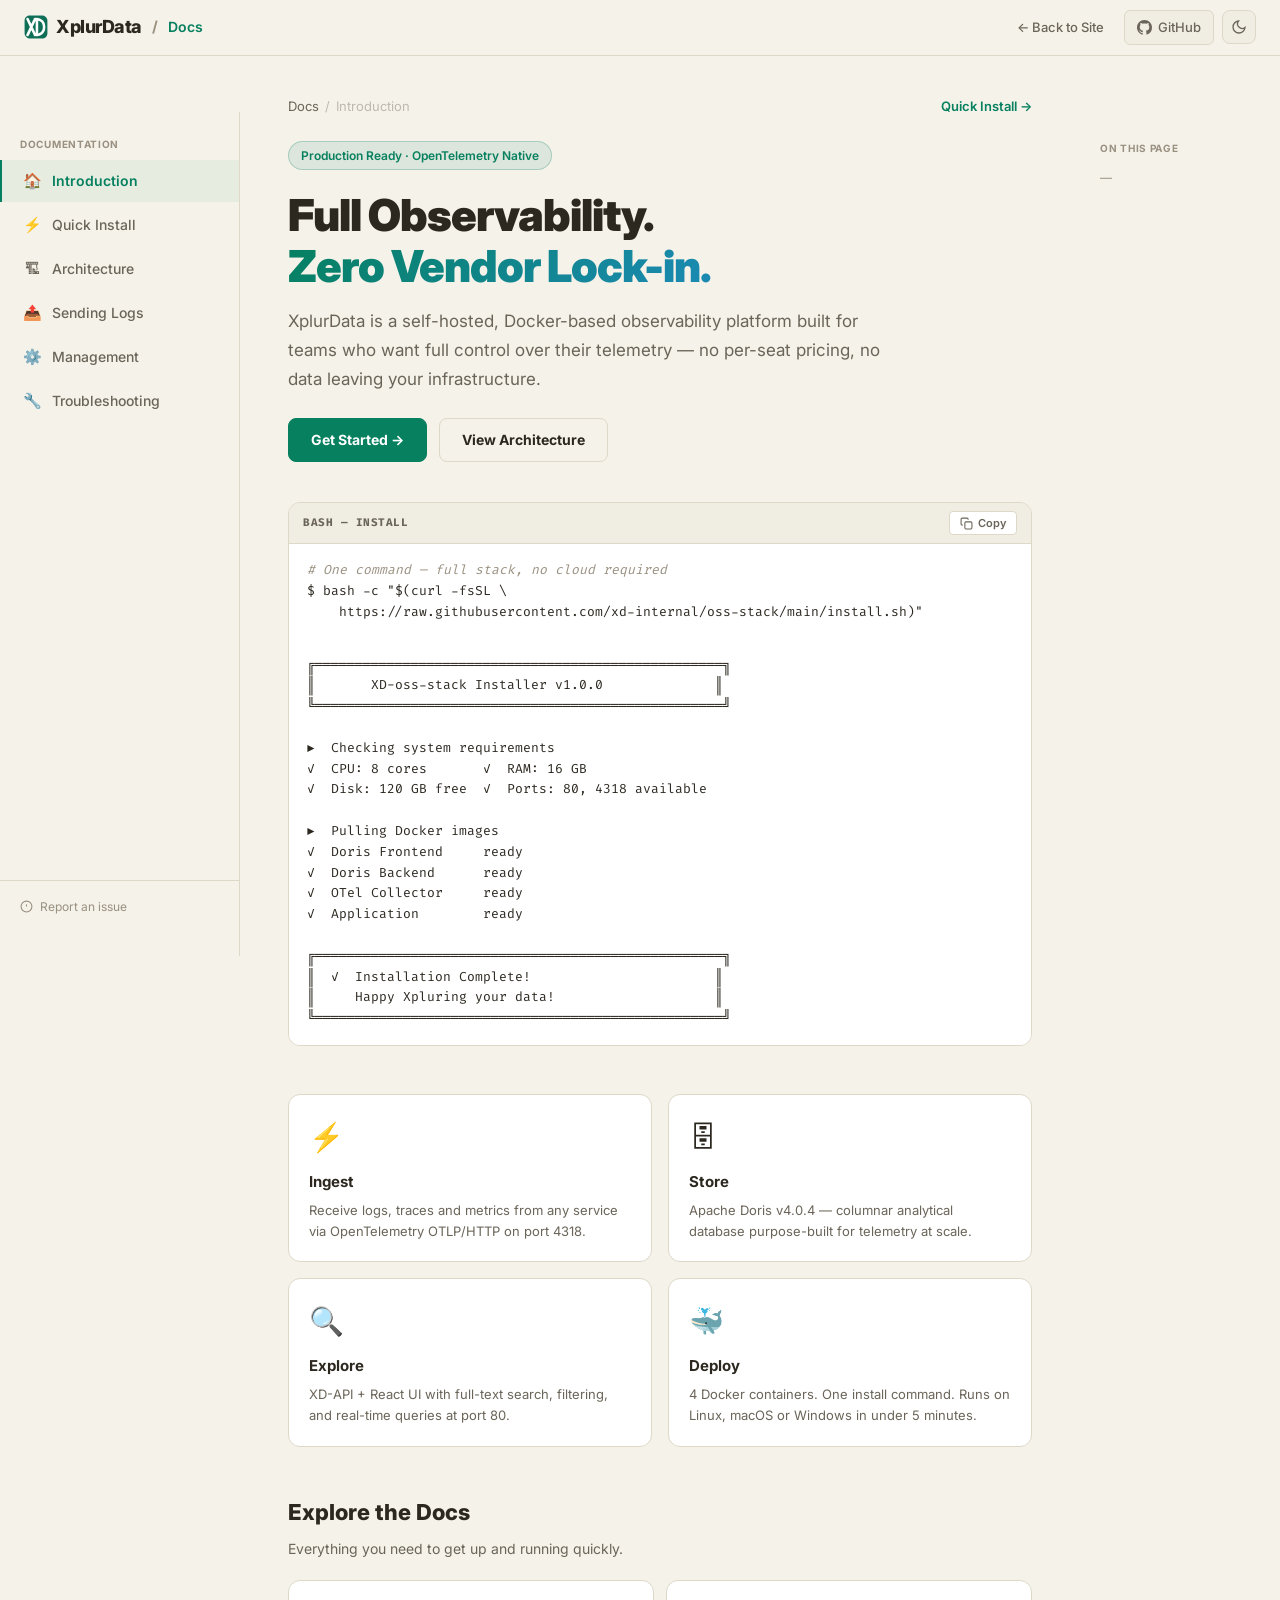
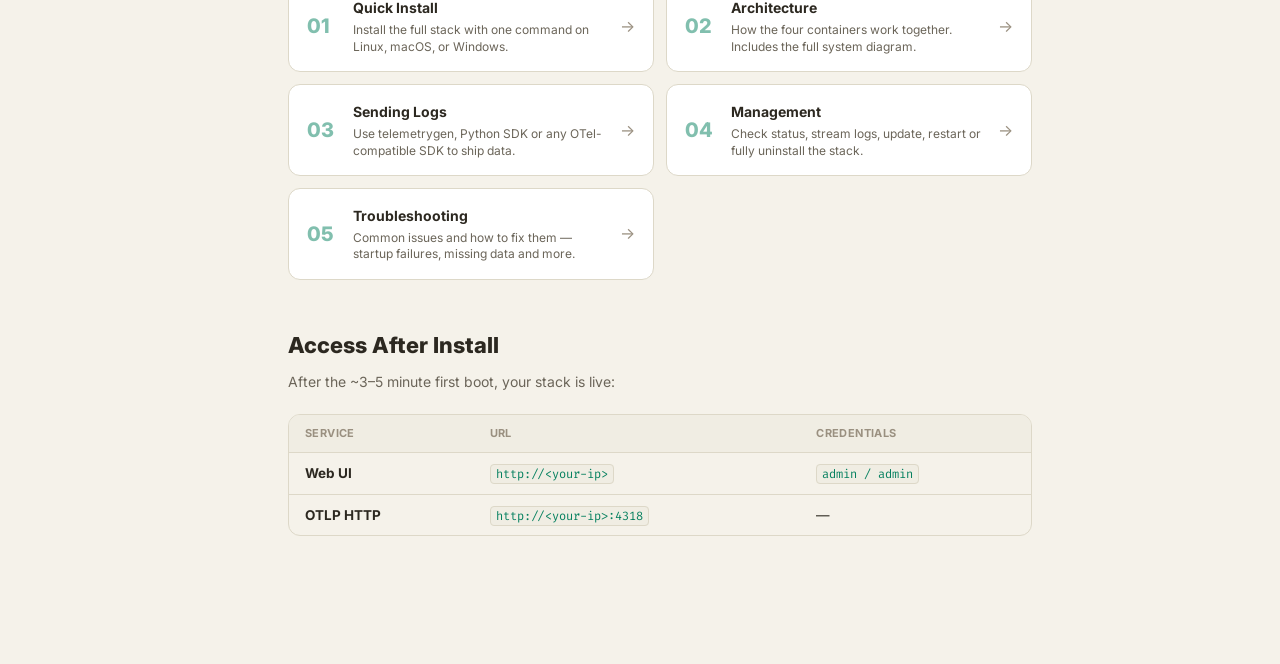
<file: docs.html>
<!DOCTYPE html>
<html lang="en">

<head>
  <meta charset="UTF-8" />
  <meta name="viewport" content="width=device-width, initial-scale=1.0" />
  <title>XplurData Docs — Unified Observability Platform</title>
  <meta name="description" content="Full documentation for XplurData — the self-hosted, open-source observability platform." />
  <link rel="preconnect" href="https://fonts.googleapis.com" />
  <link rel="preconnect" href="https://fonts.gstatic.com" crossorigin />
  <link href="https://fonts.googleapis.com/css2?family=Inter:wght@300;400;500;600;700;800;900&family=Fira+Code:wght@400;500&display=swap" rel="stylesheet" />
  <link rel="stylesheet" href="style.css" />
  <link rel="stylesheet" href="docs.css" />
</head>

<body class="docs-body">

  <!-- DOCS NAV -->
  <nav class="docs-topnav" id="docs-topnav">
    <div class="docs-topnav-inner">
      <a href="index.html" class="docs-logo">
        <span class="logo-icon">
          <img src="XplurData.svg" alt="XplurData" width="24" height="24" />
        </span>
        <span class="logo-text">XplurData</span>
        <span class="docs-logo-sep">/</span>
        <span class="docs-logo-label">Docs</span>
      </a>
      <div class="docs-topnav-right">
        <a href="index.html" class="docs-topnav-link">← Back to Site</a>
        <a href="https://github.com/xplurdata/xplurdata" target="_blank" rel="noopener" class="docs-topnav-link docs-topnav-github">
          <svg width="15" height="15" viewBox="0 0 24 24" fill="currentColor"><path d="M12 0C5.37 0 0 5.37 0 12c0 5.31 3.435 9.795 8.205 11.385.6.105.825-.255.825-.57 0-.285-.015-1.23-.015-2.235-3.015.555-3.795-.735-4.035-1.41-.135-.345-.72-1.41-1.23-1.695-.42-.225-1.02-.78-.015-.795.945-.015 1.62.87 1.845 1.23 1.08 1.815 2.805 1.305 3.495.99.105-.78.42-1.305.765-1.605-2.67-.3-5.46-1.335-5.46-5.925 0-1.305.465-2.385 1.23-3.225-.12-.3-.54-1.53.12-3.18 0 0 1.005-.315 3.3 1.23.96-.27 1.98-.405 3-.405s2.04.135 3 .405c2.295-1.56 3.3-1.23 3.3-1.23.66 1.65.24 2.88.12 3.18.765.84 1.23 1.905 1.23 3.225 0 4.605-2.805 5.625-5.475 5.925.435.375.81 1.095.81 2.22 0 1.605-.015 2.895-.015 3.3 0 .315.225.69.825.57A12.02 12.02 0 0 0 24 12c0-6.63-5.37-12-12-12z"/></svg>
          GitHub
        </a>
        <button class="docs-theme-btn" id="docs-theme-btn" aria-label="Toggle theme">
          <svg id="docs-icon-sun" width="16" height="16" viewBox="0 0 24 24" fill="none" stroke="currentColor" stroke-width="2" style="display:none"><circle cx="12" cy="12" r="5"/><line x1="12" y1="1" x2="12" y2="3"/><line x1="12" y1="21" x2="12" y2="23"/><line x1="4.22" y1="4.22" x2="5.64" y2="5.64"/><line x1="18.36" y1="18.36" x2="19.78" y2="19.78"/><line x1="1" y1="12" x2="3" y2="12"/><line x1="21" y1="12" x2="23" y2="12"/><line x1="4.22" y1="19.78" x2="5.64" y2="18.36"/><line x1="18.36" y1="5.64" x2="19.78" y2="4.22"/></svg>
          <svg id="docs-icon-moon" width="16" height="16" viewBox="0 0 24 24" fill="none" stroke="currentColor" stroke-width="2"><path d="M21 12.79A9 9 0 1 1 11.21 3 7 7 0 0 0 21 12.79z"/></svg>
        </button>
        <button class="docs-mobile-menu-btn" id="docs-mobile-menu-btn" aria-label="Toggle menu">
          <svg width="20" height="20" viewBox="0 0 24 24" fill="none" stroke="currentColor" stroke-width="2"><line x1="3" y1="6" x2="21" y2="6"/><line x1="3" y1="12" x2="21" y2="12"/><line x1="3" y1="18" x2="21" y2="18"/></svg>
        </button>
      </div>
    </div>
  </nav>

  <div class="docs-layout">

    <!-- SIDEBAR -->
    <aside class="docs-sidebar" id="docs-sidebar">
      <div class="docs-sidebar-inner">
        <div class="docs-sidebar-section-label">Documentation</div>
        <nav class="docs-sidenav" id="docs-sidenav">
          <!-- injected by docs.js -->
        </nav>
        <div class="docs-sidebar-footer">
          <a href="https://github.com/xplurdata/oss-stack/issues" target="_blank" rel="noopener" class="docs-sidebar-footer-link">
            <svg width="13" height="13" viewBox="0 0 24 24" fill="none" stroke="currentColor" stroke-width="2"><circle cx="12" cy="12" r="10"/><line x1="12" y1="8" x2="12" y2="12"/><line x1="12" y1="16" x2="12.01" y2="16"/></svg>
            Report an issue
          </a>
        </div>
      </div>
    </aside>

    <!-- MAIN CONTENT -->
    <main class="docs-main" id="docs-main">
      <!-- injected by docs.js -->
      <div class="docs-loading" id="docs-loading">
        <div class="docs-loading-spinner"></div>
        <span>Loading documentation…</span>
      </div>
    </main>

    <!-- RIGHT: TABLE OF CONTENTS -->
    <aside class="docs-toc" id="docs-toc">
      <div class="docs-toc-label">On this page</div>
      <nav class="docs-toc-nav" id="docs-toc-nav">
        <!-- injected by docs.js -->
      </nav>
    </aside>

  </div>

  <script src="docs.js"></script>
</body>

</html>
</file>
<file: style.css>
/* ============================================================
   XplurData Promotional Website — style.css
   Design tokens match XplurData product theme
   ============================================================ */

/* Google Fonts loaded via HTML */

/* ── CSS Variables (Light Theme) ─────────────────────────── */
:root {
  --bg:              #F5F2EA;
  --bg-secondary:    #F0EDE3;
  --fg:              #2C2820;
  --fg-muted:        #6B6559;
  --fg-subtle:       #9A9080;
  --primary:         #06805f;
  --primary-dark:    #0D6B3A;
  --primary-light:   #7ED4A8;
  --accent:          #ffd23f;
  --accent-dark:     #e6b800;
  --destructive:     #E24B4A;
  --success:         #5DC497;
  --info:            #1B8AB5;
  --warn:            #D4A017;
  --border:          #DDD8C8;
  --input:           #D0CCC0;
  --card-bg:         #FFFFFF;
  --card-shadow:     0 2px 12px rgba(44,40,32,0.08), 0 1px 3px rgba(44,40,32,0.04);
  --card-shadow-hover: 0 8px 32px rgba(6,128,95,0.15), 0 2px 8px rgba(44,40,32,0.08);
  --code-bg:         #1a1f2e;
  --code-fg:         #e2f0ff;
  --sidebar-bg:      #06805f;
  --sidebar-fg:      #7ED4A8;
  --radius:          12px;
  --radius-sm:       8px;
  --radius-lg:       20px;
  --font-sans:       'Inter', 'Segoe UI', sans-serif;
  --font-mono:       'Fira Code', 'SFMono-Regular', Menlo, monospace;
  --transition:      all 0.2s cubic-bezier(0.4, 0, 0.2, 1);
  --nav-height:      64px;
}

/* ── Dark Theme ──────────────────────────────────────────── */
[data-theme="dark"] {
  --bg:              hsl(223, 35%, 8%);
  --bg-secondary:    hsl(223, 30%, 11%);
  --fg:              hsl(210, 35%, 96%);
  --fg-muted:        hsl(210, 15%, 65%);
  --fg-subtle:       hsl(210, 10%, 45%);
  --primary:         hsl(162, 91%, 40%);
  --primary-dark:    hsl(162, 88%, 27%);
  --primary-light:   hsl(162, 60%, 70%);
  --accent:          hsl(44, 100%, 50%);
  --accent-dark:     hsl(44, 100%, 38%);
  --border:          hsl(223, 16%, 20%);
  --input:           hsl(223, 16%, 18%);
  --card-bg:         hsl(223, 28%, 12%);
  --card-shadow:     0 2px 12px rgba(0,0,0,0.3);
  --card-shadow-hover: 0 8px 32px rgba(6,200,120,0.2);
  --code-bg:         hsl(223, 35%, 6%);
  --sidebar-bg:      hsl(162, 88%, 15%);
}

/* ── Reset & Base ────────────────────────────────────────── */
*, *::before, *::after { box-sizing: border-box; margin: 0; padding: 0; }

html {
  scroll-behavior: smooth;
  font-size: 16px;
  -webkit-font-smoothing: antialiased;
}

body {
  font-family: var(--font-sans);
  background: var(--bg);
  color: var(--fg);
  line-height: 1.6;
  transition: background 0.3s ease, color 0.3s ease;
  overflow-x: hidden;
  width: 100%;
  max-width: 100vw;
}

a { color: inherit; text-decoration: none; }
img { max-width: 100%; display: block; }
ul { list-style: none; }
button { cursor: pointer; border: none; background: none; font-family: inherit; }

/* ── Scrollbar ───────────────────────────────────────────── */
::-webkit-scrollbar { width: 6px; height: 6px; }
::-webkit-scrollbar-track { background: var(--bg-secondary); }
::-webkit-scrollbar-thumb { background: var(--primary); border-radius: 3px; }

/* ── Utilities ───────────────────────────────────────────── */
.container {
  width: 100%;
  max-width: 1280px;
  margin: 0 auto;
  padding: 0 32px;
  box-sizing: border-box;
}

.gradient-text {
  background: linear-gradient(135deg, var(--primary), var(--primary-light), var(--accent));
  -webkit-background-clip: text;
  -webkit-text-fill-color: transparent;
  background-clip: text;
}

/* ── Buttons ─────────────────────────────────────────────── */
.btn-primary {
  display: inline-flex;
  align-items: center;
  gap: 8px;
  padding: 10px 22px;
  background: var(--primary);
  color: #fff;
  border-radius: var(--radius-sm);
  font-size: 14px;
  font-weight: 600;
  transition: var(--transition);
  white-space: nowrap;
}
.btn-primary:hover {
  background: var(--primary-dark);
  transform: translateY(-1px);
  box-shadow: 0 6px 20px rgba(6,128,95,0.35);
}

.btn-outline {
  display: inline-flex;
  align-items: center;
  gap: 8px;
  padding: 10px 22px;
  border: 1.5px solid var(--border);
  color: var(--fg);
  border-radius: var(--radius-sm);
  font-size: 14px;
  font-weight: 500;
  transition: var(--transition);
  white-space: nowrap;
}
.btn-outline:hover {
  border-color: var(--primary);
  color: var(--primary);
  transform: translateY(-1px);
}

.btn-ghost {
  display: inline-flex;
  align-items: center;
  justify-content: center;
  width: 36px; height: 36px;
  border-radius: var(--radius-sm);
  color: var(--fg-muted);
  transition: var(--transition);
}
.btn-ghost:hover { background: var(--bg-secondary); color: var(--fg); }

.btn-lg { padding: 13px 28px; font-size: 15px; }

/* ── Badges ──────────────────────────────────────────────── */
.badge {
  display: inline-flex;
  align-items: center;
  padding: 3px 10px;
  border-radius: 100px;
  font-size: 11px;
  font-weight: 600;
  text-transform: uppercase;
  letter-spacing: 0.04em;
}
.badge-info    { background: rgba(27,138,181,0.15); color: var(--info); border: 1px solid rgba(27,138,181,0.3); }
.badge-warn    { background: rgba(212,160,23,0.15); color: var(--warn); border: 1px solid rgba(212,160,23,0.3); }
.badge-error   { background: rgba(226,75,74,0.15);  color: var(--destructive); border: 1px solid rgba(226,75,74,0.3); }
.badge-success { background: rgba(93,196,151,0.15); color: var(--success); border: 1px solid rgba(93,196,151,0.3); }

/* ── Navbar ──────────────────────────────────────────────── */
.navbar {
  position: fixed;
  top: 0; left: 0; right: 0;
  z-index: 100;
  height: var(--nav-height);
  background: rgba(245,242,234,0.85);
  backdrop-filter: blur(12px);
  -webkit-backdrop-filter: blur(12px);
  border-bottom: 1px solid var(--border);
  transition: background 0.3s ease, border-color 0.3s ease;
}
[data-theme="dark"] .navbar {
  background: rgba(10,13,26,0.85);
}

.nav-inner {
  width: 100%;
  max-width: 1280px;
  margin: 0 auto;
  padding: 0 32px;
  height: 100%;
  display: flex;
  align-items: center;
  gap: 32px;
}

.nav-logo {
  display: flex;
  align-items: center;
  gap: 10px;
  flex-shrink: 0;
}
.logo-text {
  font-size: 18px;
  font-weight: 800;
  color: var(--fg);
  letter-spacing: -0.5px;
}
.logo-icon { display: flex; align-items: center; }

.nav-links {
  display: flex;
  align-items: center;
  gap: 4px;
  flex: 1;
}
.nav-link {
  padding: 6px 12px;
  border-radius: var(--radius-sm);
  font-size: 14px;
  font-weight: 500;
  color: var(--fg-muted);
  transition: var(--transition);
}
.nav-link:hover { color: var(--fg); background: var(--bg-secondary); }

.nav-actions { display: flex; align-items: center; gap: 10px; margin-left: auto; }

.hamburger {
  display: none;
  flex-direction: column;
  gap: 5px;
  padding: 4px;
  margin-left: auto;
}
.hamburger span {
  display: block;
  width: 22px; height: 2px;
  background: var(--fg);
  border-radius: 2px;
  transition: var(--transition);
}

/* ── Hero ────────────────────────────────────────────────── */
.hero {
  position: relative;
  min-height: 100vh;
  display: flex;
  flex-direction: column;
  align-items: center;
  justify-content: center;
  overflow: hidden;
  padding: calc(var(--nav-height) + 60px) 16px 80px;
  width: 100%;
  box-sizing: border-box;
}

.hero-bg-grid {
  position: absolute;
  inset: 0;
  background-image:
    linear-gradient(var(--border) 1px, transparent 1px),
    linear-gradient(90deg, var(--border) 1px, transparent 1px);
  background-size: 48px 48px;
  opacity: 0.4;
  mask-image: radial-gradient(ellipse 80% 60% at 50% 40%, black, transparent);
}

.hero-glow {
  position: absolute;
  border-radius: 50%;
  filter: blur(80px);
  pointer-events: none;
}
.hero-glow-1 {
  width: 600px; height: 400px;
  background: radial-gradient(ellipse, rgba(6,128,95,0.25), transparent 70%);
  top: 5%; left: 10%;
  animation: float1 8s ease-in-out infinite;
}
.hero-glow-2 {
  width: 400px; height: 300px;
  background: radial-gradient(ellipse, rgba(255,210,63,0.15), transparent 70%);
  bottom: 10%; right: 5%;
  animation: float2 10s ease-in-out infinite;
}

@keyframes float1 {
  0%, 100% { transform: translate(0, 0) scale(1); }
  50% { transform: translate(30px, -20px) scale(1.05); }
}
@keyframes float2 {
  0%, 100% { transform: translate(0, 0); }
  50% { transform: translate(-20px, 20px); }
}

.hero-inner {
  position: relative;
  text-align: center;
  width: 100%;
  max-width: 1200px;
  display: flex;
  flex-direction: column;
  align-items: center;
  gap: 24px;
}

.hero-badge {
  display: inline-flex;
  align-items: center;
  gap: 8px;
  padding: 6px 16px;
  background: rgba(6,128,95,0.1);
  border: 1px solid rgba(6,128,95,0.25);
  border-radius: 100px;
  font-size: 13px;
  font-weight: 500;
  color: var(--primary);
  animation: fadeInDown 0.6s ease;
}
.hero-badge-yellow {
  display: inline-flex;
  align-items: center;
  gap: 8px;
  padding: 6px 16px;
  background: rgba(212,160,23,0.1);
  border: 1px solid rgba(212,160,23,0.25);
  border-radius: 100px;
  font-size: 13px;
  font-weight: 500;
  color: var(--warn);
  animation: fadeInDown 0.6s ease;
}
.hero-badge-freetext {
  padding: 3px 7px;
}
.badge-dot {
  width: 8px; height: 8px;
  border-radius: 50%;
  background: var(--primary);
  animation: pulseDot 2s ease-in-out infinite;
}
@keyframes pulseDot {
  0%, 100% { opacity: 1; transform: scale(1); }
  50% { opacity: 0.5; transform: scale(0.8); }
}

.hero-title {
  font-size: clamp(40px, 7vw, 76px);
  font-weight: 900;
  line-height: 1.05;
  letter-spacing: -2px;
  color: var(--fg);
  animation: fadeInUp 0.7s ease 0.1s both;
}

.hero-subtitle {
  font-size: clamp(16px, 2.5vw, 20px);
  color: var(--fg-muted);
  max-width: 580px;
  animation: fadeInUp 0.7s ease 0.2s both;
}

.hero-ctas {
  display: flex;
  gap: 12px;
  flex-wrap: wrap;
  justify-content: center;
  animation: fadeInUp 0.7s ease 0.3s both;
}

.hero-stats {
  display: flex;
  align-items: center;
  gap: 24px;
  padding: 20px 32px;
  background: var(--card-bg);
  border: 1px solid var(--border);
  border-radius: var(--radius);
  animation: fadeInUp 0.7s ease 0.4s both;
}
.stat-item { text-align: center; }
.stat-value { display: block; font-size: 14px; font-weight: 700; color: var(--primary); }
.stat-label { display: block; font-size: 11px; color: var(--fg-subtle); text-transform: uppercase; letter-spacing: 0.06em; margin-top: 2px; }
.stat-divider { width: 1px; height: 36px; background: var(--border); }

.hero-scroll-hint {
  position: absolute;
  bottom: 32px;
  left: 50%;
  transform: translateX(-50%);
  display: flex;
  flex-direction: column;
  align-items: center;
  gap: 8px;
  font-size: 12px;
  color: var(--fg-subtle);
  animation: fadeInUp 1s ease 1s both;
}
.scroll-arrow {
  width: 20px; height: 20px;
  border-right: 2px solid var(--fg-subtle);
  border-bottom: 2px solid var(--fg-subtle);
  transform: rotate(45deg);
  animation: bounce 2s ease-in-out infinite;
}
@keyframes bounce {
  0%, 100% { transform: rotate(45deg) translateY(0); }
  50% { transform: rotate(45deg) translateY(4px); }
}

/* ── Section Base ────────────────────────────────────────── */
.section { padding: 96px 0; width: 100%; overflow-x: hidden; }
.section-header {
  text-align: center;
  margin-bottom: 64px;
  display: flex;
  flex-direction: column;
  align-items: center;
  gap: 12px;
}
.section-label {
  display: inline-block;
  padding: 4px 14px;
  background: rgba(6,128,95,0.1);
  border: 1px solid rgba(6,128,95,0.2);
  border-radius: 100px;
  font-size: 12px;
  font-weight: 600;
  color: var(--primary);
  text-transform: uppercase;
  letter-spacing: 0.08em;
}
.section-title {
  font-size: clamp(28px, 4.5vw, 46px);
  font-weight: 800;
  letter-spacing: -1.5px;
  line-height: 1.1;
  color: var(--fg);
}
.section-sub {
  font-size: 17px;
  color: var(--fg-muted);
  max-width: 560px;
}

/* ── Features ────────────────────────────────────────────── */
.features-section { background: var(--bg); }

.features-grid {
  display: grid;
  grid-template-columns: repeat(3, 1fr);
  gap: 20px;
}

.feature-card {
  background: var(--card-bg);
  border: 1px solid var(--border);
  border-radius: var(--radius);
  padding: 28px;
  transition: var(--transition);
  display: flex;
  flex-direction: column;
  gap: 12px;
}
.feature-card:hover {
  box-shadow: var(--card-shadow-hover);
  transform: translateY(-3px);
  border-color: var(--primary);
}
.feature-card--large {
  grid-column: span 2;
}

.feature-icon-wrap {
  width: 48px; height: 48px;
  border-radius: 12px;
  background: var(--icon-bg);
  display: flex;
  align-items: center;
  justify-content: center;
  color: var(--icon-color);
  flex-shrink: 0;
}
.feature-card h3 {
  font-size: 17px;
  font-weight: 700;
  color: var(--fg);
  letter-spacing: -0.3px;
}
.feature-card p { font-size: 14px; color: var(--fg-muted); line-height: 1.6; }

.feature-list {
  display: flex;
  flex-direction: column;
  gap: 6px;
  margin-top: 4px;
}
.feature-list li {
  font-size: 13px;
  color: var(--fg-muted);
  display: flex;
  align-items: center;
  gap: 8px;
}
.feature-list li::before {
  content: '';
  display: block;
  width: 6px; height: 6px;
  border-radius: 50%;
  background: var(--primary);
  flex-shrink: 0;
}

/* Code Snippet in Feature Card */
.code-snippet {
  background: var(--code-bg);
  border-radius: var(--radius-sm);
  overflow: hidden;
  margin-top: 8px;
}
.code-snippet-header {
  display: flex;
  align-items: center;
  gap: 6px;
  padding: 8px 12px;
  background: rgba(255,255,255,0.05);
  border-bottom: 1px solid rgba(255,255,255,0.08);
}
.code-dot {
  width: 8px; height: 8px;
  border-radius: 50%;
  background: rgba(255,255,255,0.15);
}
.code-label { font-size: 11px; color: rgba(255,255,255,0.4); font-family: var(--font-mono); margin-left: auto; }
.code-snippet pre { padding: 14px 16px; }
.code-snippet code { font-family: var(--font-mono); font-size: 12px; line-height: 1.8; }

/* ── Screenshots ─────────────────────────────────────────── */
.screenshots-section { background: var(--bg-secondary); }

.screenshots-tabs {
  display: flex;
  gap: 8px;
  justify-content: center;
  margin-bottom: 32px;
  flex-wrap: wrap;
}
.tab-btn {
  display: inline-flex;
  align-items: center;
  gap: 8px;
  padding: 9px 20px;
  border-radius: var(--radius-sm);
  font-size: 14px;
  font-weight: 500;
  color: var(--fg-muted);
  border: 1.5px solid var(--border);
  background: var(--card-bg);
  transition: var(--transition);
}
.tab-btn:hover { border-color: var(--primary); color: var(--primary); }
.tab-btn.active { background: var(--primary); color: #fff; border-color: var(--primary); }

.screenshot-panel { display: none; }
.screenshot-panel.active { display: grid; grid-template-columns: 1fr auto; gap: 48px; align-items: center; max-width: 100%; overflow: hidden; }

.screenshot-wrap {
  border-radius: var(--radius);
  overflow: hidden;
  border: 1px solid var(--border);
  box-shadow: 0 20px 60px rgba(0,0,0,0.15);
}

.browser-chrome {
  display: flex;
  align-items: center;
  gap: 10px;
  padding: 10px 16px;
  background: var(--bg-secondary);
  border-bottom: 1px solid var(--border);
}
.browser-dots { display: flex; gap: 6px; }
.browser-dots span {
  width: 10px; height: 10px;
  border-radius: 50%;
}
.browser-dots span:nth-child(1) { background: #E24B4A; }
.browser-dots span:nth-child(2) { background: #ffd23f; }
.browser-dots span:nth-child(3) { background: #5DC497; }
.browser-url {
  flex: 1;
  text-align: center;
  font-size: 12px;
  color: var(--fg-subtle);
  font-family: var(--font-mono);
  background: var(--card-bg);
  padding: 3px 12px;
  border-radius: 4px;
  border: 1px solid var(--border);
}

.screenshot-img {
  width: 100%;
  display: block;
}

.screenshot-caption {
  max-width: 280px;
  display: flex;
  flex-direction: column;
  gap: 12px;
}
.screenshot-caption h3 {
  font-size: 22px;
  font-weight: 800;
  letter-spacing: -0.5px;
  color: var(--fg);
}
.screenshot-caption p { font-size: 14px; color: var(--fg-muted); line-height: 1.7; }
.caption-badges { display: flex; flex-wrap: wrap; gap: 6px; }

/* ── Architecture ────────────────────────────────────────── */
.arch-section { background: var(--bg); }

.arch-diagram {
  display: flex;
  flex-direction: column;
  align-items: center;
  gap: 0;
  max-width: 700px;
  margin: 0 auto;
}

.arch-layer {
  width: 100%;
  background: var(--card-bg);
  border: 1px solid var(--border);
  border-radius: var(--radius);
  padding: 20px 24px;
  transition: var(--transition);
}
.arch-layer:hover { border-color: var(--primary); }

.arch-layer-label {
  font-size: 11px;
  font-weight: 700;
  text-transform: uppercase;
  letter-spacing: 0.08em;
  color: var(--fg-subtle);
  margin-bottom: 14px;
}

.arch-nodes { display: flex; gap: 12px; flex-wrap: wrap; }

.arch-node {
  display: flex;
  flex-direction: column;
  align-items: center;
  gap: 4px;
  padding: 12px 20px;
  border: 1.5px solid var(--border);
  border-radius: var(--radius-sm);
  background: var(--bg-secondary);
  font-size: 13px;
  font-weight: 600;
  color: var(--fg);
  transition: var(--transition);
  flex: 1;
  min-width: 110px;
  text-align: center;
}
.arch-node:hover { border-color: var(--primary); background: rgba(6,128,95,0.06); }
.arch-node--primary {
  border-color: var(--primary);
  background: rgba(6,128,95,0.08);
  color: var(--primary);
}
.arch-node-icon { font-size: 20px; }
.arch-node small { font-size: 10px; font-weight: 400; color: var(--fg-subtle); }

.arch-arrow {
  display: flex;
  flex-direction: column;
  align-items: center;
  gap: 4px;
  padding: 4px 0;
}
.arch-arrow-label { font-size: 11px; color: var(--primary); font-family: var(--font-mono); }

/* ── Tech Stack ──────────────────────────────────────────── */
.stack-section { background: var(--bg-secondary); }

.stack-grid {
  display: grid;
  grid-template-columns: repeat(4, 1fr);
  gap: 16px;
}

.stack-card {
  display: flex;
  align-items: center;
  gap: 14px;
  padding: 18px 20px;
  background: var(--card-bg);
  border: 1px solid var(--border);
  border-radius: var(--radius);
  transition: var(--transition);
  position: relative;
}
.stack-card:hover { border-color: var(--primary); transform: translateY(-2px); box-shadow: var(--card-shadow-hover); }
.stack-logo { font-size: 24px; flex-shrink: 0; }
.stack-info h4 { font-size: 14px; font-weight: 700; color: var(--fg); }
.stack-info p { font-size: 12px; color: var(--fg-muted); margin-top: 2px; }
.stack-badge {
  position: absolute;
  top: 10px; right: 12px;
  font-size: 10px;
  font-weight: 600;
  padding: 2px 8px;
  border-radius: 100px;
  background: rgba(6,128,95,0.1);
  color: var(--primary);
  text-transform: uppercase;
  letter-spacing: 0.05em;
}

/* ── Deploy ──────────────────────────────────────────────── */
.deploy-section { background: var(--bg); }

.deploy-grid {
  display: grid;
  grid-template-columns: 1fr 1fr;
  gap: 48px;
  align-items: start;
}

.deploy-steps { display: flex; flex-direction: column; gap: 32px; }

.deploy-step { display: flex; gap: 20px; }
.step-number {
  font-size: 13px;
  font-weight: 800;
  color: var(--primary);
  font-family: var(--font-mono);
  opacity: 0.7;
  flex-shrink: 0;
  width: 32px;
  padding-top: 2px;
}
.step-content { flex: 1; display: flex; flex-direction: column; gap: 8px; }
.step-content h3 { font-size: 17px; font-weight: 700; color: var(--fg); }
.step-content > p { font-size: 14px; color: var(--fg-muted); }

/* Step Notes */
.step-note {
  display: flex;
  align-items: center;
  gap: 8px;
  padding: 10px 14px;
  border-radius: var(--radius-sm);
  background: rgba(27,138,181,0.08);
  border: 1px solid rgba(27,138,181,0.2);
  font-size: 13px;
  color: var(--info);
  margin-top: 4px;
}
.step-note svg { flex-shrink: 0; color: var(--info); }
.step-note--success {
  background: rgba(93,196,151,0.08);
  border-color: rgba(93,196,151,0.2);
  color: var(--success);
}
.step-note--success svg { color: var(--success); }

.inline-token {
  display: inline;
  padding: 2px 8px;
  border-radius: 4px;
  background: rgba(27,138,181,0.12);
  font-family: var(--font-mono);
  font-size: 11px;
  color: var(--info);
  word-break: break-all;
  user-select: all;
  cursor: text;
}

.code-block {
  background: var(--code-bg);
  border-radius: var(--radius-sm);
  overflow: hidden;
  border: 1px solid rgba(255,255,255,0.06);
}
.code-block-header {
  display: flex;
  align-items: center;
  gap: 8px;
  padding: 8px 14px;
  border-bottom: 1px solid rgba(255,255,255,0.06);
  background: rgba(255,255,255,0.03);
}
.code-lang { font-size: 11px; color: rgba(255,255,255,0.35); font-family: var(--font-mono); }
.copy-btn {
  margin-left: auto;
  display: inline-flex;
  align-items: center;
  gap: 5px;
  font-size: 12px;
  color: rgba(255,255,255,0.4);
  padding: 2px 8px;
  border-radius: 4px;
  transition: var(--transition);
  font-family: var(--font-sans);
}
.copy-btn:hover { background: rgba(255,255,255,0.08); color: rgba(255,255,255,0.8); }
.copy-btn.copied { color: var(--success); }

.code-block pre { padding: 14px 16px; overflow-x: auto; max-width: 100%; }
.code-block { max-width: 100%; overflow: hidden; }
.code-block code { font-family: var(--font-mono); font-size: 13px; line-height: 1.8; color: var(--code-fg); }

/* Code colors */
.c-keyword { color: #7ED4A8; }
.c-string  { color: #ffd23f; }
.c-comment { color: rgba(255,255,255,0.3); font-style: italic; }
.c-ok      { color: var(--success); }

/* Services card */
.services-card {
  background: var(--card-bg);
  border: 1px solid var(--border);
  border-radius: var(--radius);
  overflow: hidden;
  position: sticky;
  top: 80px;
}
.services-card-header {
  display: flex;
  align-items: center;
  gap: 8px;
  padding: 14px 20px;
  border-bottom: 1px solid var(--border);
  font-size: 13px;
  font-weight: 600;
  color: var(--fg-muted);
}
.services-list { padding: 8px 0; }
.service-item {
  display: flex;
  align-items: center;
  gap: 10px;
  padding: 10px 20px;
  font-size: 13px;
  transition: background 0.15s;
}
.service-item:hover { background: var(--bg-secondary); }
.service-dot {
  width: 8px; height: 8px;
  border-radius: 50%;
  flex-shrink: 0;
}
.service-up .service-dot { background: var(--success); box-shadow: 0 0 6px var(--success); }
.service-name { font-weight: 600; color: var(--fg); font-family: var(--font-mono); font-size: 12px; flex: 1; }
.service-port { font-family: var(--font-mono); font-size: 11px; color: var(--fg-subtle); }
.service-status { font-size: 11px; color: var(--fg-subtle); margin-left: 8px; }
.services-footer {
  display: flex;
  align-items: center;
  gap: 8px;
  padding: 12px 20px;
  border-top: 1px solid var(--border);
  font-size: 12px;
  color: var(--success);
  font-weight: 500;
}
.pulse-dot {
  width: 8px; height: 8px;
  border-radius: 50%;
  background: var(--success);
  animation: pulseDot 1.5s ease-in-out infinite;
}

/* ── Value Section ───────────────────────────────────────── */
.value-section { background: var(--bg-secondary); }

.value-grid {
  display: grid;
  grid-template-columns: repeat(3, 1fr);
  gap: 20px;
}
.value-card {
  padding: 28px;
  background: var(--card-bg);
  border: 1px solid var(--border);
  border-radius: var(--radius);
  transition: var(--transition);
  display: flex;
  flex-direction: column;
  gap: 10px;
}
.value-card:hover { border-color: var(--primary); transform: translateY(-3px); box-shadow: var(--card-shadow-hover); }
.value-number {
  font-size: 36px;
  font-weight: 900;
  font-family: var(--font-mono);
  color: var(--primary);
  opacity: 0.3;
  line-height: 1;
}
.value-card h3 { font-size: 17px; font-weight: 700; color: var(--fg); }
.value-card p  { font-size: 14px; color: var(--fg-muted); line-height: 1.6; }

/* ── CTA Section ─────────────────────────────────────────── */
.cta-section { background: var(--bg); padding: 80px 0; }

.cta-card {
  position: relative;
  overflow: hidden;
  background: var(--card-bg);
  border: 1px solid var(--border);
  border-radius: 24px;
  padding: 64px;
  display: grid;
  grid-template-columns: 1fr 1fr;
  gap: 64px;
  align-items: center;
}
.cta-glow {
  position: absolute;
  top: -40%; left: -10%;
  width: 400px; height: 400px;
  background: radial-gradient(ellipse, rgba(6,128,95,0.15), transparent 70%);
  pointer-events: none;
}
.cta-content { position: relative; display: flex; flex-direction: column; gap: 16px; }
.cta-content h2 { font-size: 36px; font-weight: 800; letter-spacing: -1px; line-height: 1.15; color: var(--fg); }
.cta-content p { font-size: 15px; color: var(--fg-muted); }
.cta-actions { display: flex; gap: 12px; flex-wrap: wrap; margin-top: 8px; }

/* Terminal */
.terminal {
  border-radius: var(--radius);
  overflow: hidden;
  background: #0d1117;
  border: 1px solid rgba(255,255,255,0.08);
  font-family: var(--font-mono);
  font-size: 13px;
}
.terminal-header {
  display: flex;
  align-items: center;
  gap: 6px;
  padding: 10px 14px;
  background: rgba(255,255,255,0.04);
  border-bottom: 1px solid rgba(255,255,255,0.06);
}
.terminal-header span { width: 10px; height: 10px; border-radius: 50%; }
.terminal-header span:nth-child(1) { background: #E24B4A; }
.terminal-header span:nth-child(2) { background: #ffd23f; }
.terminal-header span:nth-child(3) { background: #5DC497; }
.terminal-title { font-size: 11px; color: rgba(255,255,255,0.3); margin-left: auto; }

.terminal-body { padding: 16px 18px; display: flex; flex-direction: column; gap: 4px; min-height: 200px; }
.terminal-line { color: rgba(255,255,255,0.65); line-height: 1.7; opacity: 0; transition: opacity 0.3s ease; }
.terminal-line.show { opacity: 1; }
.t-prompt { color: var(--primary); margin-right: 8px; }
.t-cmd { color: #e2f0ff; }
.t-out { color: rgba(255,255,255,0.45); font-size: 12px; padding-left: 16px; }
.t-ok { color: var(--success); }
.t-success { color: var(--success); font-weight: 600; padding-left: 0; font-size: 12px; }
.terminal-cursor { color: var(--primary); animation: blink 1s step-end infinite; opacity: 0; }
@keyframes blink { 0%, 100% { opacity: 1; } 50% { opacity: 0; } }

/* ── Footer ──────────────────────────────────────────────── */
.footer {
  background: var(--bg-secondary);
  border-top: 1px solid var(--border);
}
.footer-inner {
  max-width: 1280px;
  margin: 0 auto;
  padding: 56px 24px 40px;
  display: grid;
  grid-template-columns: 280px 1fr;
  gap: 48px;
}
.footer-brand { display: flex; flex-direction: column; gap: 14px; }
.footer-brand p { font-size: 13px; color: var(--fg-muted); line-height: 1.6; }

.footer-links { display: grid; grid-template-columns: repeat(3, 1fr); gap: 32px; }
.footer-col h5 { font-size: 13px; font-weight: 700; color: var(--fg); margin-bottom: 14px; }
.footer-col ul { display: flex; flex-direction: column; gap: 8px; }
.footer-col li a { font-size: 13px; color: var(--fg-muted); transition: var(--transition); }
.footer-col li a:hover { color: var(--primary); }

.footer-bottom {
  max-width: 1280px;
  margin: 0 auto;
  padding: 20px 24px;
  border-top: 1px solid var(--border);
  display: flex;
  align-items: center;
  justify-content: space-between;
  font-size: 12px;
  color: var(--fg-subtle);
  flex-wrap: wrap;
  gap: 12px;
}
.footer-tech-badges { display: flex; gap: 8px; flex-wrap: wrap; }
.tech-badge {
  padding: 3px 10px;
  border-radius: 100px;
  border: 1px solid var(--border);
  font-size: 11px;
  color: var(--fg-subtle);
}

/* ── Animations ──────────────────────────────────────────── */
@keyframes fadeInDown {
  from { opacity: 0; transform: translateY(-12px); }
  to   { opacity: 1; transform: translateY(0); }
}
@keyframes fadeInUp {
  from { opacity: 0; transform: translateY(20px); }
  to   { opacity: 1; transform: translateY(0); }
}

/* Intersection observer reveal */
.reveal { opacity: 0; transform: translateY(24px); transition: opacity 0.6s ease, transform 0.6s ease; }
.reveal.revealed { opacity: 1; transform: translateY(0); }
.reveal-delay-1 { transition-delay: 0.1s; }
.reveal-delay-2 { transition-delay: 0.2s; }
.reveal-delay-3 { transition-delay: 0.3s; }

/* ── Responsive ──────────────────────────────────────────── */

/* ============================================================
   Brand New Promotional Enhancements & Custom Components
   ============================================================ */

/* ── Banner-adjusted layouts ── */
body.has-top-banner {
  margin-top: 40px;
}
body.has-top-banner .navbar {
  top: 40px;
}

/* ── Scroll Progress Bar ── */
.scroll-progress {
  position: fixed;
  top: 0; left: 0;
  height: 3.5px;
  background: linear-gradient(to right, var(--primary), var(--primary-light), var(--accent));
  z-index: 1002;
  width: 0%;
  transition: width 0.1s ease-out;
}

/* ── Top Announcement Banner ── */
.top-banner {
  position: fixed;
  top: 0; left: 0; right: 0;
  height: 40px;
  background: linear-gradient(135deg, var(--primary), var(--primary-dark), var(--info));
  color: #fff;
  z-index: 1001;
  display: flex;
  align-items: center;
  justify-content: center;
  font-size: 13px;
  font-weight: 500;
  padding: 0 48px 0 24px;
  box-shadow: 0 2px 10px rgba(0,0,0,0.1);
  transition: transform 0.3s cubic-bezier(0.16, 1, 0.3, 1), opacity 0.3s ease;
}
.top-banner.hide {
  transform: translateY(-100%);
  opacity: 0;
  pointer-events: none;
}
.banner-inner {
  display: flex;
  align-items: center;
  gap: 12px;
  max-width: 1160px;
  width: 100%;
  justify-content: center;
}
.banner-badge {
  background: var(--accent);
  color: #000;
  font-size: 10px;
  font-weight: 800;
  padding: 2px 6px;
  border-radius: 4px;
  text-transform: uppercase;
  letter-spacing: 0.5px;
  flex-shrink: 0;
  box-shadow: 0 1px 3px rgba(0,0,0,0.2);
}
.banner-text {
  white-space: nowrap;
  overflow: hidden;
  text-overflow: ellipsis;
}
.banner-link {
  color: #fff;
  text-decoration: underline;
  font-weight: 700;
  display: inline-flex;
  align-items: center;
  gap: 4px;
  transition: opacity 0.2s;
  flex-shrink: 0;
}
.banner-link:hover {
  opacity: 0.85;
}
.banner-close {
  position: absolute;
  right: 16px;
  top: 50%;
  transform: translateY(-50%);
  color: rgba(255,255,255,0.7);
  font-size: 20px;
  line-height: 1;
  transition: color 0.2s;
  padding: 4px;
}
.banner-close:hover {
  color: #fff;
}

/* ── Nav Additions ── */
.nav-oss-badge {
  padding: 2px 6px;
  font-size: 9px;
  font-weight: 800;
  background: rgba(6, 128, 95, 0.12);
  border: 1px solid rgba(6, 128, 95, 0.35);
  color: var(--primary);
  border-radius: 4px;
  text-transform: uppercase;
  margin-left: 6px;
  display: inline-flex;
  align-items: center;
  letter-spacing: 0.5px;
}
[data-theme="dark"] .nav-oss-badge {
  background: rgba(6, 200, 120, 0.15);
  border-color: rgba(6, 200, 120, 0.4);
  color: var(--primary);
}
.btn-github-nav {
  display: inline-flex;
  align-items: center;
  gap: 6px;
  padding: 6px 12px;
  border-radius: var(--radius-sm);
  background: var(--bg-secondary);
  border: 1px solid var(--border);
  color: var(--fg);
  font-size: 13px;
  font-weight: 600;
  transition: var(--transition);
}
.btn-github-nav:hover {
  border-color: var(--primary);
  background: rgba(6, 128, 95, 0.08);
  color: var(--primary);
}
[data-theme="dark"] .btn-github-nav:hover {
  background: rgba(6, 200, 120, 0.08);
}
.github-stars-count {
  font-size: 11px;
  background: var(--border);
  color: var(--fg-muted);
  padding: 1px 6px;
  border-radius: 100px;
  font-weight: 600;
  transition: var(--transition);
  min-width: 36px;
  text-align: center;
}
.btn-github-nav:hover .github-stars-count {
  background: var(--primary);
  color: #fff;
}
/* Hero / contact star count pill */
.hero-star-count {
  display: inline-flex;
  align-items: center;
  font-size: 12px;
  font-weight: 700;
  background: rgba(255,255,255,0.2);
  color: #fff;
  padding: 1px 8px;
  border-radius: 100px;
  margin-left: 4px;
  min-width: 0;
  transition: opacity 0.3s ease;
  opacity: 0;
}
.hero-star-count.stars-loaded {
  opacity: 1;
}
/* Nav star count also gets the loaded animation */
.github-stars-count.stars-loaded {
  background: rgba(6,128,95,0.15);
  color: var(--primary);
  border: 1px solid rgba(6,128,95,0.25);
}
[data-theme="dark"] .github-stars-count.stars-loaded {
  background: rgba(6,200,120,0.12);
  color: var(--primary);
  border-color: rgba(6,200,120,0.3);
}

/* ── Spotlight Hover Effect ── */
.spotlight-card {
  position: relative;
}
.spotlight-card::before {
  content: "";
  position: absolute;
  inset: -1px;
  border-radius: inherit;
  background: radial-gradient(
    450px circle at var(--mouse-x, 0px) var(--mouse-y, 0px),
    rgba(6, 128, 95, 0.12),
    transparent 40%
  );
  z-index: 1;
  pointer-events: none;
  transition: opacity 0.4s ease;
  opacity: 0;
}
[data-theme="dark"] .spotlight-card::before {
  background: radial-gradient(
    400px circle at var(--mouse-x, 0px) var(--mouse-y, 0px),
    rgba(6, 200, 120, 0.22),
    transparent 40%
  );
}
.spotlight-card:hover::before {
  opacity: 1;
}
.spotlight-card > * {
  position: relative;
  z-index: 2;
}

/* ── Interactive Roadmap Section ── */
.roadmap-section {
  background: var(--bg-secondary);
  position: relative;
  overflow: hidden;
}
.roadmap-grid {
  display: grid;
  grid-template-columns: repeat(2, 1fr);
  gap: 20px;
  margin-bottom: 56px;
}

.roadmap-card {
  background: var(--card-bg);
  border: 1.5px solid var(--border);
  border-radius: var(--radius);
  padding: 24px;
  display: flex;
  flex-direction: column;
  gap: 14px;
  transition: var(--transition);
  position: relative;
}
.roadmap-card:hover {
  transform: translateY(-4px);
  border-color: var(--primary);
  box-shadow: var(--card-shadow-hover);
}
.roadmap-card.active {
  border-color: var(--primary);
  box-shadow: 0 0 20px rgba(6, 128, 95, 0.08);
}
[data-theme="dark"] .roadmap-card.active {
  box-shadow: 0 0 20px rgba(6, 200, 120, 0.08);
}

.roadmap-card-header {
  display: flex;
  align-items: center;
  justify-content: space-between;
  border-bottom: 1px solid var(--border);
  padding-bottom: 12px;
}
.roadmap-quarter {
  font-size: 16px;
  font-weight: 800;
  color: var(--fg);
  font-family: var(--font-mono);
}
.roadmap-status {
  font-size: 10px;
  font-weight: 700;
  text-transform: uppercase;
  padding: 2px 8px;
  border-radius: 100px;
  letter-spacing: 0.5px;
}
.roadmap-status.completed {
  background: rgba(93,196,151,0.12);
  color: var(--success);
  border: 1px solid rgba(93,196,151,0.3);
}
.roadmap-status.in-progress {
  background: rgba(27,138,181,0.12);
  color: var(--info);
  border: 1px solid rgba(27,138,181,0.3);
  animation: glowPulse 2s infinite;
}
.roadmap-status.planned {
  background: rgba(154,144,128,0.12);
  color: var(--fg-muted);
  border: 1px solid rgba(154,144,128,0.3);
}
@keyframes glowPulse {
  0%, 100% { box-shadow: 0 0 0 rgba(27,138,181,0); }
  50% { box-shadow: 0 0 6px rgba(27,138,181,0.4); }
}

.roadmap-card h3 {
  font-size: 15px;
  font-weight: 700;
  color: var(--fg);
  margin-top: 4px;
}
.roadmap-list {
  display: flex;
  flex-direction: column;
  gap: 8px;
  flex: 1;
}
.roadmap-list li {
  font-size: 13px;
  color: var(--fg-muted);
  display: flex;
  align-items: flex-start;
  gap: 8px;
  line-height: 1.4;
}
.roadmap-list li svg {
  flex-shrink: 0;
  margin-top: 3px;
}
.roadmap-list li.done {
  color: var(--fg-subtle);
}
.roadmap-list li.done svg {
  color: var(--success);
}
.roadmap-list li.pending svg {
  color: var(--primary-light);
}

/* Roadmap voting container */
.roadmap-voting {
  background: var(--card-bg);
  border: 1px solid var(--border);
  border-radius: var(--radius-lg);
  padding: 36px;
  display: grid;
  grid-template-columns: 1fr 1fr;
  gap: 48px;
  align-items: start;
  margin-top: 32px;
}

.voting-header h3 {
  font-size: 24px;
  font-weight: 800;
  letter-spacing: -0.5px;
  color: var(--fg);
  margin-bottom: 12px;
}
.voting-header p {
  font-size: 14px;
  color: var(--fg-muted);
  line-height: 1.6;
  margin-bottom: 24px;
}

/* Feature Voting Board */
.voting-list {
  display: flex;
  flex-direction: column;
  gap: 12px;
}
.voting-item {
  border: 1px solid var(--border);
  border-radius: var(--radius-sm);
  padding: 14px 18px;
  display: flex;
  align-items: center;
  justify-content: space-between;
  gap: 16px;
  transition: var(--transition);
  background: var(--bg-secondary);
}
.voting-item:hover {
  border-color: var(--primary);
  transform: translateX(2px);
}
.voting-info {
  display: flex;
  flex-direction: column;
  gap: 3px;
}
.voting-title {
  font-size: 14px;
  font-weight: 700;
  color: var(--fg);
}
.voting-desc {
  font-size: 12px;
  color: var(--fg-subtle);
}
.btn-upvote {
  display: inline-flex;
  align-items: center;
  gap: 6px;
  padding: 8px 14px;
  background: var(--card-bg);
  border: 1.5px solid var(--border);
  border-radius: 6px;
  color: var(--fg-muted);
  font-size: 13px;
  font-weight: 700;
  transition: var(--transition);
  cursor: pointer;
}
.btn-upvote:hover {
  border-color: var(--primary);
  color: var(--primary);
  background: rgba(6, 128, 95, 0.04);
}
[data-theme="dark"] .btn-upvote:hover {
  background: rgba(6, 200, 120, 0.04);
}
.btn-upvote.active {
  background: var(--primary);
  color: #fff !important;
  border-color: var(--primary);
  box-shadow: 0 4px 10px rgba(6,128,95,0.15);
}
.btn-upvote.active svg {
  fill: currentColor;
}
.btn-upvote.animate-pop {
  animation: buttonPop 0.3s ease;
}
@keyframes buttonPop {
  0% { transform: scale(1); }
  50% { transform: scale(1.15); }
  100% { transform: scale(1); }
}

/* Suggest Box */
.suggest-box {
  display: flex;
  flex-direction: column;
  gap: 18px;
  border-left: 1px solid var(--border);
  padding-left: 48px;
}

.suggest-form {
  display: flex;
  flex-direction: column;
  gap: 10px;
}
.suggest-input-wrap {
  display: flex;
  gap: 8px;
}
.suggest-input {
  flex: 1;
  padding: 10px 14px;
  border-radius: var(--radius-sm);
  border: 1.5px solid var(--border);
  background: var(--bg-secondary);
  color: var(--fg);
  font-size: 13px;
  transition: var(--transition);
}
.suggest-input:focus {
  outline: none;
  border-color: var(--primary);
  box-shadow: 0 0 0 3px rgba(6,128,95,0.15);
  background: var(--card-bg);
}
[data-theme="dark"] .suggest-input:focus {
  box-shadow: 0 0 0 3px rgba(6,200,120,0.15);
}
.btn-suggest-submit {
  padding: 10px 18px;
  background: var(--primary);
  color: #fff;
  border-radius: var(--radius-sm);
  font-size: 13px;
  font-weight: 600;
  transition: var(--transition);
  display: inline-flex;
  align-items: center;
  gap: 6px;
}
.btn-suggest-submit:hover {
  background: var(--primary-dark);
}

.suggestions-board {
  display: flex;
  flex-direction: column;
  gap: 8px;
}
.suggestions-board-title {
  font-size: 11px;
  font-weight: 700;
  text-transform: uppercase;
  color: var(--fg-subtle);
  letter-spacing: 0.5px;
  margin-bottom: 4px;
}
.suggestions-list {
  display: flex;
  flex-direction: column;
  gap: 8px;
  max-height: 150px;
  overflow-y: auto;
  padding-right: 4px;
}
.suggestion-item {
  background: var(--bg-secondary);
  border: 1px solid var(--border);
  border-radius: 6px;
  padding: 10px 12px;
  font-size: 13px;
  display: flex;
  align-items: center;
  justify-content: space-between;
  gap: 12px;
  animation: slideInDown 0.3s cubic-bezier(0.16, 1, 0.3, 1) forwards;
}
.suggestion-text {
  color: var(--fg);
  font-weight: 500;
}
.suggestion-badge {
  font-size: 9px;
  font-weight: 700;
  color: var(--info);
  background: rgba(27,138,181,0.1);
  padding: 1px 6px;
  border-radius: 4px;
  text-transform: uppercase;
}
@keyframes slideInDown {
  from { opacity: 0; transform: translateY(-10px); }
  to { opacity: 1; transform: translateY(0); }
}

/* ── Interactive Particle Background ── */
#hero-particles {
  position: absolute;
  inset: 0;
  z-index: 1;
  pointer-events: none;
  opacity: 0.3;
}
[data-theme="dark"] #hero-particles {
  opacity: 0.45;
}

/* ── Toast Notifications ── */
.toast-container {
  position: fixed;
  bottom: 24px; right: 24px;
  display: flex;
  flex-direction: column;
  gap: 8px;
  z-index: 10000;
}
.toast {
  background: var(--card-bg);
  color: var(--fg);
  padding: 12px 20px;
  border-radius: var(--radius-sm);
  border: 1.5px solid var(--border);
  box-shadow: 0 10px 30px rgba(0,0,0,0.15);
  display: flex;
  align-items: center;
  gap: 10px;
  font-size: 13px;
  font-weight: 600;
  transform: translateY(20px);
  opacity: 0;
  animation: toastIn 0.3s cubic-bezier(0.175, 0.885, 0.32, 1.275) forwards;
}
.toast-success {
  border-left: 4px solid var(--success);
}
.toast-icon {
  font-size: 16px;
}
@keyframes toastIn {
  to { transform: translateY(0); opacity: 1; }
}
@keyframes toastOut {
  to { transform: translateY(-20px); opacity: 0; }
}

/* ============================================================
   Hero Live Preview — Accurate Product UI Replica
   ============================================================ */

.hero-live-preview {
  width: 100%;
  max-width: 100%;
  box-sizing: border-box;
  overflow: hidden;  
  display: grid;
  grid-template-columns: 155px 1fr;
  border-radius: var(--radius);
  overflow: hidden;
  border: 1px solid var(--border);
  box-shadow: 0 24px 60px rgba(44,40,32,0.12), 0 4px 16px rgba(44,40,32,0.06);
  margin-top: 48px;
  animation: fadeInUp 0.8s cubic-bezier(0.16,1,0.3,1) 0.5s both;
  background: var(--card-bg);
  text-align: left;
  z-index: 2;
  min-height: 440px;
}
[data-theme="dark"] .hero-live-preview {
  box-shadow: 0 24px 60px rgba(0,0,0,0.35);
}

/* ── Sidebar ── */
.hlp-sidebar {
  background: #06805f;
  display: flex;
  flex-direction: column;
  padding: 14px 10px 12px;
  gap: 2px;
}
.hlp-logo {
  display: flex;
  align-items: center;
  gap: 8px;
  padding: 2px 6px 14px;
  border-bottom: 1px solid rgba(255,255,255,0.1);
  margin-bottom: 8px;
  color: #fff;
  font-size: 14px;
  font-weight: 800;
  letter-spacing: -0.3px;
}
.hlp-nav { display: flex; flex-direction: column; gap: 2px; }
.hlp-nav-item {
  display: flex;
  align-items: center;
  gap: 9px;
  padding: 9px 10px;
  border-radius: 6px;
  color: rgba(255,255,255,0.6);
  font-size: 12.5px;
  font-weight: 500;
  background: none;
  border: none;
  cursor: pointer;
  transition: background 0.15s, color 0.15s;
  text-align: left;
  width: 100%;
}
.hlp-nav-item:hover { background: rgba(255,255,255,0.08); color: rgba(255,255,255,0.9); }
.hlp-nav-item.active { background: rgba(255,255,255,0.18); color: #fff; font-weight: 700; }
.hlp-sidebar-footer {
  margin-top: auto;
  display: flex;
  align-items: center;
  gap: 8px;
  padding: 10px 6px 0;
  border-top: 1px solid rgba(255,255,255,0.1);
  color: rgba(255,255,255,0.65);
  font-size: 12px;
}
.hlp-avatar {
  width: 24px; height: 24px;
  border-radius: 50%;
  background: rgba(255,255,255,0.2);
  color: #fff;
  font-size: 11px;
  font-weight: 700;
  display: flex; align-items: center; justify-content: center;
  flex-shrink: 0;
}

/* ── Main ── */
.hlp-main {
  display: flex;
  flex-direction: column;
  overflow: hidden;
  min-width: 0;
  background: #f5f2ea;
}
[data-theme="dark"] .hlp-main { background: hsl(223,35%,9%); }

/* Topbar — dark green matching product */
.hlp-topbar {
  display: flex;
  align-items: center;
  justify-content: space-between;
  padding: 7px 14px;
  background: #1a5c45;
  flex-shrink: 0;
}
.hlp-breadcrumb {
  font-size: 12px;
  font-weight: 500;
  color: rgba(255,255,255,0.85);
}
.hlp-bc-arrow { opacity: 0.45; margin: 0 5px; }
.hlp-topbar-right {
  display: flex;
  align-items: center;
  gap: 7px;
  font-size: 11px;
}
.hlp-demo-pill {
  display: flex;
  align-items: center;
  gap: 5px;
  background: rgba(255,255,255,0.1);
  border: 1px solid rgba(255,255,255,0.2);
  padding: 2px 8px;
  border-radius: 100px;
  color: rgba(255,255,255,0.8);
  font-size: 10px;
  font-weight: 600;
}
.hlp-demo-toggle {
  width: 22px; height: 12px;
  background: #ffd23f;
  border-radius: 6px;
  display: inline-block;
  position: relative;
}
.hlp-demo-toggle::after {
  content: '';
  position: absolute;
  width: 8px; height: 8px;
  background: #fff;
  border-radius: 50%;
  top: 2px; right: 2px;
}
.hlp-timerange {
  background: rgba(255,210,63,0.18);
  border: 1px solid rgba(255,210,63,0.4);
  color: #ffd23f;
  padding: 2px 8px;
  border-radius: 100px;
  font-size: 10px;
  font-weight: 500;
  white-space: nowrap;
}
.hlp-refresh {
  background: rgba(255,210,63,0.12);
  border: 1px solid rgba(255,210,63,0.3);
  color: #ffd23f;
  padding: 2px 8px;
  border-radius: 4px;
  font-size: 10px;
  font-weight: 600;
  cursor: pointer;
}

/* ── Panels ── */
.hlp-panel {
  display: none;
  flex-direction: column;
  flex: 1;
  overflow: hidden;
  font-size: 11px;
}
.hlp-panel.active { display: flex; }

/* Filter row */
.hlp-filter-row {
  display: flex;
  align-items: center;
  gap: 6px;
  padding: 7px 12px;
  border-bottom: 1px solid var(--border);
  background: var(--card-bg);
  flex-wrap: wrap;
}
.hlp-filter-pill {
  display: flex;
  align-items: center;
  gap: 5px;
  padding: 3px 8px;
  border: 1px solid var(--border);
  border-radius: 4px;
  font-size: 11px;
  font-weight: 600;
  color: var(--fg-muted);
  background: var(--bg-secondary);
  flex-shrink: 0;
}
.hlp-filter-plus {
  width: 14px; height: 14px;
  background: var(--primary);
  color: #fff;
  border-radius: 2px;
  display: inline-flex; align-items: center; justify-content: center;
  font-size: 12px;
  line-height: 1;
}
.hlp-querybar {
  flex: 1;
  display: flex;
  align-items: center;
  gap: 6px;
  padding: 4px 10px;
  background: var(--bg-secondary);
  border: 1px solid var(--border);
  border-radius: 4px;
  min-width: 0;
}
.hlp-query-eq { color: var(--fg-subtle); font-size: 13px; }
.hlp-query-text { font-size: 11px; color: var(--fg); white-space: nowrap; overflow: hidden; text-overflow: ellipsis; }
.hlp-query-actions { display: flex; align-items: center; gap: 5px; flex-shrink: 0; }
.hlp-match-btn {
  padding: 3px 8px;
  background: var(--bg-secondary);
  border: 1px solid var(--border);
  border-radius: 4px;
  font-size: 10px;
  font-weight: 600;
  color: var(--fg);
  white-space: nowrap;
}
.hlp-hide-chart {
  padding: 3px 8px;
  background: rgba(255,210,63,0.1);
  border: 1px solid rgba(255,210,63,0.3);
  border-radius: 4px;
  font-size: 10px;
  font-weight: 600;
  color: var(--warn);
  white-space: nowrap;
}

/* Filter chips */
.hlp-chips-row {
  display: flex;
  gap: 14px;
  padding: 6px 12px;
  border-bottom: 1px solid var(--border);
  background: var(--card-bg);
  flex-wrap: wrap;
}
.hlp-chip-group { display: flex; align-items: center; gap: 5px; flex-wrap: wrap; }
.hlp-chip-label { font-size: 9px; font-weight: 700; text-transform: uppercase; color: var(--fg-subtle); margin-right: 2px; letter-spacing: 0.3px; }
.hlp-chip {
  display: inline-flex; align-items: center; gap: 4px;
  padding: 2px 7px; border-radius: 3px;
  font-size: 10px; font-weight: 600; cursor: pointer;
  transition: opacity 0.15s;
}
.hlp-chip em { font-style: normal; font-weight: 400; opacity: 0.7; }
.hlp-chip:hover { opacity: 0.75; }
.hlp-chip-green  { background: rgba(6,128,95,0.1);   color: #06805f; border: 1px solid rgba(6,128,95,0.25); }
.hlp-chip-blue   { background: rgba(27,138,181,0.1); color: #1B8AB5; border: 1px solid rgba(27,138,181,0.25); }
.hlp-chip-yellow { background: rgba(255,210,63,0.12);color: #9a7000; border: 1px solid rgba(255,210,63,0.3); }
.hlp-chip-info   { background: rgba(93,196,151,0.1); color: #3a9e6e; border: 1px solid rgba(93,196,151,0.3); }
.hlp-chip-warn   { background: rgba(212,160,23,0.1); color: #a07010; border: 1px solid rgba(212,160,23,0.3); }
.hlp-chip-error  { background: rgba(226,75,74,0.1);  color: #c03030; border: 1px solid rgba(226,75,74,0.25); }
.hlp-chip-debug  { background: rgba(27,138,181,0.1); color: #1B8AB5; border: 1px solid rgba(27,138,181,0.25); }
[data-theme="dark"] .hlp-chip-green  { color: var(--primary); }
[data-theme="dark"] .hlp-chip-blue   { color: var(--info); }
[data-theme="dark"] .hlp-chip-yellow { color: #d4a017; }

/* Chart */
.hlp-chart-wrap {
  padding: 6px 12px 0;
  border-bottom: 1px solid var(--border);
  background: var(--card-bg);
  position: relative;
}
.hlp-chart-total { font-size: 10px; font-weight: 600; color: #1B8AB5; display: block; margin-bottom: 2px; }
.hlp-chart-y-labels {
  position: absolute;
  left: 12px; top: 20px;
  display: flex; flex-direction: column; justify-content: space-between;
  height: 56px;
  font-size: 9px; color: var(--fg-subtle);
}
.hlp-chart-svg {
  width: 100%; height: 68px;
  display: block;
  padding-left: 30px;
}
.logs-chart-path {
  fill: none; stroke: #1B8AB5; stroke-width: 2;
  stroke-linecap: round;
}
.logs-chart-gradient { fill: url(#logs-grad); }

/* Table bar */
.hlp-table-bar {
  display: flex;
  align-items: center;
  padding: 5px 12px;
  border-bottom: 1px solid var(--border);
  background: var(--card-bg);
  gap: 8px;
}
.hlp-table-filter-input {
  flex: 1; max-width: 200px;
  padding: 3px 8px;
  border: 1px solid var(--border);
  border-radius: 4px;
  background: var(--bg-secondary);
  color: var(--fg-muted);
  font-size: 10px;
}
.hlp-export-btn {
  margin-left: auto;
  padding: 3px 10px;
  background: rgba(255,210,63,0.1);
  border: 1px solid rgba(255,210,63,0.3);
  border-radius: 4px;
  font-size: 10px;
  font-weight: 700;
  color: var(--warn);
}

/* Log table */
.hlp-table { flex: 1; overflow-x: auto; overflow-y: hidden; min-width: 0; background: var(--card-bg); }
.hlp-thead {
  display: grid;
  grid-template-columns: minmax(110px,140px) 1fr minmax(90px,120px) minmax(100px,130px) minmax(70px,90px);
  padding: 5px 12px;
  background: var(--bg-secondary);
  border-bottom: 1px solid var(--border);
  font-size: 9px;
  font-weight: 700;
  text-transform: uppercase;
  letter-spacing: 0.4px;
  color: var(--fg-subtle);
}
.hlp-tbody { overflow-x: auto; overflow-y: hidden; }
.hlp-log-row {
  display: grid;
  grid-template-columns: minmax(110px,140px) 1fr minmax(90px,120px) minmax(100px,130px) minmax(70px,90px);
  padding: 4px 12px;
  border-bottom: 1px solid var(--border);
  align-items: center;
  font-size: 10px;
  animation: logLineIn 0.2s ease forwards;
}
.hlp-log-row:nth-child(even) { background: rgba(0,0,0,0.012); }
[data-theme="dark"] .hlp-log-row:nth-child(even) { background: rgba(255,255,255,0.02); }
.hlp-thead > *, .hlp-log-row > * { min-width: 0; overflow: hidden; text-overflow: ellipsis; }
.hlp-log-ts   { color: var(--fg-muted); font-family: var(--font-mono); white-space: nowrap; font-size: 9.5px; }
.hlp-log-body { color: var(--fg); overflow: hidden; text-overflow: ellipsis; white-space: nowrap; padding-right: 6px; }
.hlp-log-svc  {
  font-size: 10px; font-weight: 600;
  padding: 1px 5px; border-radius: 3px;
  display: inline-block; white-space: nowrap;
}
.hlp-svc-blue   { background: rgba(27,138,181,0.1); color: #1B8AB5; }
.hlp-svc-green  { background: rgba(6,128,95,0.1);   color: #06805f; }
.hlp-svc-yellow { background: rgba(255,210,63,0.12);color: #9a7000; }
[data-theme="dark"] .hlp-svc-green  { color: var(--primary); }
[data-theme="dark"] .hlp-svc-blue   { color: var(--info); }
[data-theme="dark"] .hlp-svc-yellow { color: #d4a017; }
.hlp-log-inst  { font-size: 9.5px; color: var(--fg-subtle); font-family: var(--font-mono); overflow: hidden; text-overflow: ellipsis; white-space: nowrap; }
.hlp-log-trace { font-size: 9.5px; color: var(--fg-subtle); }
.hlp-log-trace-id { color: #1B8AB5; font-family: var(--font-mono); }

.hlp-table-foot {
  display: flex; align-items: center;
  padding: 5px 12px;
  border-top: 1px solid var(--border);
  font-size: 10px;
  color: var(--fg-muted);
  background: var(--card-bg);
  flex-shrink: 0;
}
.hlp-page-num {
  background: var(--primary); color: #fff;
  width: 16px; height: 16px;
  border-radius: 3px;
  display: inline-flex; align-items: center; justify-content: center;
  font-size: 10px;
}

/* ── Coming soon panels ── */
.hlp-coming-card {
  margin: 28px auto;
  width: 90%; max-width: 480px;
  background: var(--card-bg);
  border: 1px solid var(--border);
  border-radius: var(--radius);
  padding: 22px 26px;
}
.hlp-coming-badge {
  display: inline-flex; align-items: center; gap: 5px;
  padding: 2px 9px;
  border: 1px solid rgba(6,128,95,0.3);
  border-radius: 100px;
  font-size: 11px; font-weight: 600; color: var(--primary);
  margin-bottom: 12px;
}
.hlp-coming-title {
  display: flex; align-items: center; gap: 8px;
  font-size: 18px; font-weight: 800; color: var(--fg);
  margin-bottom: 5px;
}
.hlp-coming-desc { font-size: 13px; color: var(--fg-muted); margin-bottom: 14px; }
.hlp-coming-hr { border: none; border-top: 1px solid var(--border); margin-bottom: 12px; }
.hlp-coming-soon {
  font-size: 12px; color: var(--fg-muted);
  padding: 10px 14px;
  background: var(--bg-secondary);
  border-radius: 6px;
  border: 1px solid var(--border);
}

/* ── Users panel ── */
.hlp-users-header {
  display: flex; align-items: flex-start; justify-content: space-between;
  padding: 14px 18px 10px;
  background: var(--card-bg);
  border-bottom: 1px solid var(--border);
}
.hlp-users-title { font-size: 15px; font-weight: 800; color: var(--fg); }
.hlp-users-sub   { font-size: 11px; color: var(--fg-muted); margin-top: 2px; }
.hlp-add-user {
  background: rgba(255,210,63,0.15);
  border: 1.5px solid rgba(255,210,63,0.4);
  color: var(--warn);
  padding: 5px 12px;
  border-radius: 6px;
  font-size: 12px; font-weight: 700;
  cursor: pointer;
}
.hlp-user-table { padding: 14px 18px; }
.hlp-user-head {
  display: grid;
  grid-template-columns: 100px 1fr 150px 150px 80px;
  padding: 6px 10px;
  background: var(--bg-secondary);
  border: 1px solid var(--border);
  border-radius: 6px 6px 0 0;
  font-size: 9px; font-weight: 700;
  text-transform: uppercase; letter-spacing: 0.5px;
  color: var(--fg-subtle);
}
.hlp-user-row {
  display: grid;
  grid-template-columns: 100px 1fr 150px 150px 80px;
  padding: 9px 10px;
  border: 1px solid var(--border); border-top: none;
  align-items: center; font-size: 11px;
  background: var(--card-bg);
}
.hlp-user-row:last-child { border-radius: 0 0 6px 6px; }
.hlp-user-row span:first-child { font-weight: 700; color: var(--fg); }
.hlp-user-row span:nth-child(2) { color: var(--fg-muted); font-family: var(--font-mono); font-size: 10px; }
.hlp-user-row span:nth-child(3),
.hlp-user-row span:nth-child(4) { color: var(--fg-muted); font-size: 10px; }
.hlp-user-row span:last-child { display: flex; gap: 5px; }
.hlp-act-edit, .hlp-act-del {
  width: 22px; height: 22px;
  border-radius: 4px; border: 1px solid var(--border);
  background: var(--bg-secondary);
  font-size: 10px; cursor: pointer;
  display: inline-flex; align-items: center; justify-content: center;
  color: var(--fg-muted);
}
.hlp-act-del {
  border-color: rgba(226,75,74,0.3);
  background: rgba(226,75,74,0.08);
  color: var(--destructive);
}

/* ============================================================
   Step 3 — Instrument Your Application
   ============================================================ */
.instrument-tabs {
  display: flex;
  gap: 6px;
  margin-bottom: 12px;
  flex-wrap: wrap;
}
.inst-tab {
  padding: 6px 16px;
  border-radius: var(--radius-sm);
  border: 1.5px solid var(--border);
  background: var(--card-bg);
  color: var(--fg-muted);
  font-size: 13px;
  font-weight: 600;
  cursor: pointer;
  transition: var(--transition);
  font-family: var(--font-sans);
}
.inst-tab:hover  { border-color: var(--primary); color: var(--primary); }
.inst-tab.active { background: var(--primary); color: #fff; border-color: var(--primary); }
/* Stacked panels — container always = height of tallest panel, no jump */
.instrument-tabs-wrap {
  display: grid;
  grid-template-columns: 1fr;
  grid-template-rows: 1fr;
}
.inst-panel {
  grid-area: 1 / 1;          /* all panels share the same cell */
  visibility: hidden;
  opacity: 0;
  pointer-events: none;
  /* stay in flow so the tallest panel sets the wrapper height */
}
.inst-panel.active {
  visibility: visible;
  opacity: 1;
  pointer-events: auto;
  transition: opacity 0.15s ease;
}

/* ============================================================
   RESPONSIVE — single consolidated block
   ============================================================ */

/* 1024px — tablet landscape */

/* 900px — tablet portrait / hero sandbox */

/* 768px — mobile */

/* 580px — small mobile */

/* 400px — very small */


/* ============================================================
   Contact Page
   ============================================================ */
.contact-section { background: var(--bg); }

.contact-grid {
  display: grid;
  grid-template-columns: 1fr 1fr;
  gap: 48px;
  align-items: start;
}

.contact-info { display: flex; flex-direction: column; gap: 32px; }
.contact-intro h2 { font-size: 28px; font-weight: 800; margin-bottom: 12px; color: var(--fg); }
.contact-intro p  { color: var(--fg-muted); line-height: 1.7; }

.contact-channels { display: flex; flex-direction: column; gap: 14px; }
.contact-channel {
  display: flex;
  align-items: center;
  gap: 16px;
  padding: 16px 18px;
  background: var(--card-bg);
  border: 1px solid var(--border);
  border-radius: var(--radius);
  text-decoration: none;
  transition: var(--transition);
  color: var(--fg);
}
.contact-channel:hover {
  border-color: var(--primary);
  transform: translateX(4px);
  box-shadow: 0 4px 16px rgba(6,128,95,0.08);
}
.contact-channel-icon {
  width: 44px; height: 44px;
  border-radius: 10px;
  display: flex; align-items: center; justify-content: center;
  flex-shrink: 0;
  font-size: 20px;
}
.contact-channel-info { flex: 1; }
.contact-channel-name  { font-size: 15px; font-weight: 700; color: var(--fg); }
.contact-channel-desc  { font-size: 13px; color: var(--fg-muted); margin-top: 2px; }
.contact-channel-arrow { color: var(--fg-subtle); font-size: 18px; flex-shrink: 0; transition: transform 0.2s; }
.contact-channel:hover .contact-channel-arrow { transform: translateX(3px); color: var(--primary); }

/* Icon colors */
.ch-github    { background: rgba(36,41,47,0.08); }
.ch-linkedin  { background: rgba(0,119,181,0.08); }
.ch-slack     { background: rgba(74,21,75,0.08); }
.ch-twitter   { background: rgba(29,161,242,0.08); }
.ch-email     { background: rgba(6,128,95,0.08); }
[data-theme="dark"] .ch-github   { background: rgba(255,255,255,0.06); }

.contact-community {
  padding: 28px;
  background: var(--card-bg);
  border: 1px solid var(--border);
  border-radius: var(--radius);
}
.contact-community h3 { font-size: 18px; font-weight: 700; margin-bottom: 8px; color: var(--fg); }
.contact-community p  { font-size: 14px; color: var(--fg-muted); margin-bottom: 20px; line-height: 1.6; }
.community-links { display: flex; flex-direction: column; gap: 10px; }
.community-link {
  display: flex; align-items: center; gap: 10px;
  padding: 10px 14px;
  background: var(--bg-secondary);
  border: 1px solid var(--border);
  border-radius: 8px;
  text-decoration: none;
  color: var(--fg);
  font-size: 13px;
  font-weight: 500;
  transition: var(--transition);
}
.community-link:hover { border-color: var(--primary); color: var(--primary); background: rgba(6,128,95,0.04); }
.community-link svg   { flex-shrink: 0; }

.contact-side { display: flex; flex-direction: column; gap: 24px; }

.contact-oss-card {
  padding: 32px;
  background: linear-gradient(135deg, rgba(6,128,95,0.06) 0%, rgba(27,138,181,0.04) 100%);
  border: 1.5px solid rgba(6,128,95,0.2);
  border-radius: var(--radius-lg);
  position: relative;
  overflow: hidden;
}
.contact-oss-card::before {
  content: '';
  position: absolute;
  top: -40px; right: -40px;
  width: 120px; height: 120px;
  background: radial-gradient(circle, rgba(6,128,95,0.15), transparent 70%);
  border-radius: 50%;
}
.contact-oss-badge {
  display: inline-flex; align-items: center; gap: 6px;
  padding: 4px 12px;
  background: rgba(6,128,95,0.1);
  border: 1px solid rgba(6,128,95,0.25);
  border-radius: 100px;
  font-size: 11px; font-weight: 700;
  color: var(--primary);
  text-transform: uppercase; letter-spacing: 0.5px;
  margin-bottom: 16px;
}
.contact-oss-card h3 { font-size: 20px; font-weight: 800; color: var(--fg); margin-bottom: 10px; }
.contact-oss-card p  { font-size: 14px; color: var(--fg-muted); margin-bottom: 20px; line-height: 1.6; }
.contact-oss-actions { display: flex; gap: 10px; flex-wrap: wrap; }

.contact-stats-grid {
  display: grid;
  grid-template-columns: repeat(2, 1fr);
  gap: 14px;
}
.contact-stat {
  padding: 18px;
  background: var(--card-bg);
  border: 1px solid var(--border);
  border-radius: var(--radius);
  text-align: center;
}
.contact-stat-val   { font-size: 22px; font-weight: 800; color: var(--primary); display: block; }
.contact-stat-label { font-size: 12px; color: var(--fg-muted); margin-top: 4px; }

.contact-social-row {
  display: flex; gap: 10px; flex-wrap: wrap;
}
.contact-social-btn {
  display: flex; align-items: center; gap: 8px;
  padding: 9px 16px;
  background: var(--card-bg);
  border: 1px solid var(--border);
  border-radius: var(--radius-sm);
  text-decoration: none;
  color: var(--fg);
  font-size: 13px; font-weight: 600;
  transition: var(--transition);
  white-space: nowrap;
}
.contact-social-btn:hover { border-color: var(--primary); color: var(--primary); }

/* ── Social links in footer ── */
.footer-social { display: flex; gap: 10px; margin-top: 16px; flex-wrap: wrap; }
.footer-social-link {
  width: 36px; height: 36px;
  border-radius: 8px;
  background: var(--bg-secondary);
  border: 1px solid var(--border);
  display: flex; align-items: center; justify-content: center;
  color: var(--fg-muted);
  text-decoration: none;
  transition: var(--transition);
}
.footer-social-link:hover { background: var(--primary); border-color: var(--primary); color: #fff; }

/* ============================================================
   RESPONSIVE — single source of truth
   ============================================================ */

/* ── 1280px: slight padding reduction on very wide ── */
@media (max-width: 1280px) {
  .container, .nav-inner { padding: 0 24px; }
}

/* ── 1024px: tablet landscape ── */
@media (max-width: 1024px) {
  .features-grid           { grid-template-columns: repeat(2, 1fr); }
  .feature-card--large     { grid-column: span 1; }
  .value-grid              { grid-template-columns: repeat(2, 1fr); }
  .roadmap-grid            { grid-template-columns: repeat(2, 1fr); }
  .cta-card                { grid-template-columns: 1fr; gap: 32px; padding: 48px; }
  .deploy-grid             { grid-template-columns: 1fr; }
  .services-card           { position: static; }
  .screenshot-panel.active { grid-template-columns: 1fr; gap: 24px; }
  .screenshot-caption      { max-width: 100%; }
  .contact-grid            { grid-template-columns: 1fr; gap: 32px; }
}

/* ── 900px: tablet portrait — hero sandbox collapses ── */
@media (max-width: 900px) {
  .hero-live-preview     { grid-template-columns: 1fr; }
  .hlp-sidebar           { display: none; }
  .hlp-topbar-right      { gap: 4px; }
  .hlp-timerange         { display: none; }
  .hlp-filter-row        { flex-wrap: wrap; gap: 4px; }
  .hlp-query-actions     { display: none; }
  .hlp-chips-row         { flex-direction: column; gap: 5px; }
  .hlp-chip-group        { flex-wrap: wrap; }
  .hlp-chart-y-labels    { display: none; }
  .hlp-chart-svg         { padding-left: 0; }
  .hlp-thead,
  .hlp-log-row           { grid-template-columns: 120px 1fr 100px; }
  .hlp-thead span:nth-child(4),
  .hlp-thead span:nth-child(5),
  .hlp-log-row > *:nth-child(4),
  .hlp-log-row > *:nth-child(5) { display: none; }
  .hlp-user-head,
  .hlp-user-row          { grid-template-columns: 90px 1fr 70px; }
  .hlp-user-head span:nth-child(3),
  .hlp-user-head span:nth-child(4),
  .hlp-user-row span:nth-child(3),
  .hlp-user-row span:nth-child(4) { display: none; }
  .contact-stats-grid    { grid-template-columns: repeat(2, 1fr); }
}

/* ── 768px: mobile ── */
@media (max-width: 768px) {
  /* Base */
  .section    { padding: 60px 0; }
  .container, .nav-inner { padding: 0 16px; }
  .section-title { font-size: clamp(22px, 6vw, 34px); letter-spacing: -0.5px; }
  .hero-title    { font-size: clamp(28px, 8vw, 48px); letter-spacing: -1px; }
  .hero-subtitle { font-size: 15px; max-width: 100%; }

  /* Navbar */
  .nav-links { display: none; }
  .nav-links.open {
    display: flex;
    flex-direction: column;
    position: fixed;
    top: var(--nav-height);
    left: 0; right: 0;
    background: var(--bg);
    border-bottom: 1px solid var(--border);
    padding: 12px 16px 16px;
    gap: 2px;
    z-index: 999;
    box-shadow: 0 8px 24px rgba(0,0,0,0.08);
  }
  body.has-top-banner .nav-links.open { top: calc(var(--nav-height) + 40px); }
  .hamburger      { display: flex; }
  .nav-oss-badge  { display: none; }
  .btn-github-nav { display: none; }

  /* Banner */
  .top-banner        { height: auto; min-height: 40px; padding: 6px 40px 6px 12px; font-size: 11px; }
  body.has-top-banner { margin-top: 52px; }
  body.has-top-banner .navbar { top: 52px; }
  body.has-top-banner .nav-links.open { top: calc(52px + var(--nav-height)); }
  .banner-text       { white-space: normal; line-height: 1.4; overflow: visible; text-overflow: unset; }
  .banner-inner      { gap: 6px; justify-content: flex-start; flex-wrap: wrap; }

  /* Hero */
  .hero-ctas    { flex-direction: column; align-items: stretch; width: 100%; max-width: 100%; }
  .hero-ctas .btn-primary,
  .hero-ctas .btn-outline { width: 100%; justify-content: center; }
  .hero-stats   { flex-direction: column; gap: 10px; padding: 16px; width: 100%; }
  .stat-divider { width: 100%; height: 1px; }

  /* Hero sandbox on mobile — show only table, hide chart/chips */
  .hlp-filter-row    { display: none; }
  .hlp-chips-row     { display: none; }
  .hlp-chart-wrap    { display: none; }
  .hlp-table-bar     { padding: 4px 8px; }
  .hlp-thead,
  .hlp-log-row       { grid-template-columns: 1fr 90px; font-size: 9.5px; }
  .hlp-thead span:nth-child(1),
  .hlp-log-row > *:nth-child(1),
  .hlp-thead span:nth-child(4),
  .hlp-thead span:nth-child(5),
  .hlp-log-row > *:nth-child(4),
  .hlp-log-row > *:nth-child(5) { display: none; }
  .hlp-table-foot    { font-size: 9px; padding: 4px 8px; }
  .hlp-coming-card   { margin: 16px; width: auto; }
  .hlp-users-header  { padding: 10px 12px; }
  .hlp-user-table    { padding: 8px 12px; }
  .hlp-user-head,
  .hlp-user-row      { grid-template-columns: 1fr 1fr; font-size: 10px; }
  .hlp-user-head span:nth-child(3),
  .hlp-user-head span:nth-child(4),
  .hlp-user-head span:nth-child(5),
  .hlp-user-row span:nth-child(3),
  .hlp-user-row span:nth-child(4),
  .hlp-user-row span:nth-child(5) { display: none; }

  /* Grids */
  .features-grid { grid-template-columns: 1fr; }
  .value-grid    { grid-template-columns: 1fr; }
  .roadmap-grid  { grid-template-columns: 1fr; }
  .stack-grid    { grid-template-columns: repeat(2, 1fr); }

  /* Architecture */
  .arch-diagram { max-width: 100%; }
  .arch-nodes  { flex-direction: column; align-items: center; }
  .arch-node   { min-width: unset; width: 100%; max-width: 280px; }

  /* Screenshots */
  .screenshots-tabs { overflow-x: auto; flex-wrap: nowrap; padding-bottom: 4px; gap: 6px; justify-content: flex-start; }
  .tab-btn          { font-size: 12px; padding: 7px 12px; flex-shrink: 0; gap: 4px; }
  .tab-btn svg      { display: none; }

  /* Deploy */
  .deploy-step      { flex-direction: column; gap: 8px; }
  .step-number      { font-size: 20px; }
  .code-block pre   { font-size: 11px; overflow-x: auto; }
  .instrument-tabs  { gap: 4px; flex-wrap: wrap; }
  .inst-tab         { font-size: 12px; padding: 5px 12px; }

  /* CTA */
  .cta-card    { padding: 28px 20px; }
  .cta-actions { flex-direction: column; }
  .cta-visual  { display: none; }

  /* Footer */
  .footer-inner   { grid-template-columns: 1fr; gap: 28px; padding: 40px 16px; }
  .footer-links   { grid-template-columns: repeat(2, 1fr); }
  .footer-bottom  { flex-direction: column; gap: 10px; align-items: flex-start; text-align: left; }

  /* Roadmap */
  .roadmap-voting      { grid-template-columns: 1fr; gap: 24px; padding: 20px; }
  .suggest-box         { border-left: none; border-top: 1px solid var(--border); padding-left: 0; padding-top: 24px; }

  /* Contact */
  .contact-grid        { grid-template-columns: 1fr; }
  .contact-oss-actions { flex-direction: column; }
  .contact-stats-grid  { grid-template-columns: repeat(2, 1fr); }
  .contact-social-row  { gap: 8px; }
}

/* ── 580px: small mobile ── */
@media (max-width: 580px) {
  .section    { padding: 48px 0; }
  .container, .nav-inner { padding: 0 12px; }
  .hero-badge, .hero-badge-yellow { font-size: 11px; }
  .caption-badges     { gap: 4px; flex-wrap: wrap; }
  .footer-links       { grid-template-columns: 1fr; }
  .footer-tech-badges { display: none; }
  .roadmap-card       { padding: 18px; }
  .contact-stats-grid { grid-template-columns: 1fr 1fr; }
  .contact-social-btn span { display: none; }
  .contact-social-btn { padding: 9px; }
}

/* ── 400px: very small ── */
@media (max-width: 400px) {
  .container, .nav-inner { padding: 0 10px; }
  .hero-title   { font-size: clamp(26px, 9vw, 36px); }
  .btn-lg       { font-size: 13px; padding: 10px 18px; }
  .nav-inner    { gap: 12px; }
}
</file>
<file: docs.css>
/* ============================================================
   XplurData — docs.css
   Styles for the JSON-driven documentation page (docs.html)
   ============================================================ */

/* ── Reset & base ──────────────────────────────────────────── */
.docs-body {
  margin: 0;
  padding: 0;
  background: var(--bg);
  color: var(--fg);
  font-family: var(--font-sans);
  overflow-x: hidden;
  width: 100%;
  max-width: 100vw;
}

/* ── Top nav ───────────────────────────────────────────────── */
.docs-topnav {
  position: fixed;
  top: 0; left: 0; right: 0;
  height: 56px;
  background: var(--bg);
  border-bottom: 1px solid var(--border);
  z-index: 100;
  display: flex;
  align-items: center;
}
[data-theme="dark"] .docs-topnav { background: rgba(10,13,26,0.95); }

.docs-topnav-inner {
  width: 100%;
  max-width: 1600px;
  margin: 0 auto;
  padding: 0 24px;
  display: flex;
  align-items: center;
  justify-content: space-between;
  gap: 20px;
}

.docs-logo {
  display: flex;
  align-items: center;
  gap: 8px;
  text-decoration: none;
  color: var(--fg);
  font-weight: 700;
  font-size: 15px;
  flex-shrink: 0;
}
.docs-logo-sep   { color: var(--fg-subtle); margin: 0 2px; }
.docs-logo-label { color: var(--primary); font-weight: 600; font-size: 14px; }

.docs-topnav-right {
  display: flex;
  align-items: center;
  gap: 8px;
}
.docs-topnav-link {
  display: flex;
  align-items: center;
  gap: 6px;
  padding: 6px 12px;
  border-radius: 6px;
  font-size: 13px;
  font-weight: 500;
  color: var(--fg-muted);
  text-decoration: none;
  transition: color 0.15s, background 0.15s;
  white-space: nowrap;
}
.docs-topnav-link:hover { color: var(--fg); background: var(--bg-secondary); }
.docs-topnav-github {
  background: var(--bg-secondary);
  border: 1px solid var(--border);
}
.docs-theme-btn {
  display: flex;
  align-items: center;
  justify-content: center;
  width: 34px; height: 34px;
  border-radius: 8px;
  border: 1px solid var(--border);
  background: var(--bg-secondary);
  color: var(--fg-muted);
  cursor: pointer;
  transition: var(--transition);
}
.docs-theme-btn:hover { color: var(--fg); border-color: var(--primary); }
.docs-mobile-menu-btn {
  display: none;
  align-items: center; justify-content: center;
  width: 34px; height: 34px;
  border-radius: 8px;
  border: 1px solid var(--border);
  background: var(--bg-secondary);
  color: var(--fg-muted);
  cursor: pointer;
}

/* ── Layout ────────────────────────────────────────────────── */
.docs-layout {
  display: grid;
  grid-template-columns: 240px 1fr 200px;
  grid-template-areas: "sidebar main toc";
  min-height: 100vh;
  padding-top: 56px;
  max-width: 1600px;
  margin: 0 auto;
  width: 100%;
  box-sizing: border-box;
  overflow-x: hidden;
}

/* ── Sidebar ───────────────────────────────────────────────── */
.docs-sidebar {
  grid-area: sidebar;
  position: sticky;
  top: 56px;
  height: calc(100vh - 56px);
  overflow-y: auto;
  border-right: 1px solid var(--border);
  background: var(--bg);
  flex-shrink: 0;
}
.docs-sidebar-inner {
  padding: 24px 0 40px;
  display: flex;
  flex-direction: column;
  height: 100%;
}
.docs-sidebar-section-label {
  font-size: 10px;
  font-weight: 700;
  text-transform: uppercase;
  letter-spacing: 0.7px;
  color: var(--fg-subtle);
  padding: 0 20px;
  margin-bottom: 8px;
}
.docs-sidenav { display: flex; flex-direction: column; gap: 2px; flex: 1; }
.docs-sidenav-link {
  display: flex;
  align-items: center;
  gap: 10px;
  padding: 9px 20px;
  font-size: 14px;
  font-weight: 500;
  color: var(--fg-muted);
  text-decoration: none;
  border-left: 2px solid transparent;
  transition: color 0.15s, background 0.15s, border-color 0.15s;
}
.docs-sidenav-link:hover { color: var(--fg); background: var(--bg-secondary); }
.docs-sidenav-link.active {
  color: var(--primary);
  font-weight: 600;
  border-left-color: var(--primary);
  background: rgba(6,128,95,0.06);
}
.docs-sidenav-icon { font-size: 15px; width: 20px; text-align: center; flex-shrink: 0; }

.docs-sidebar-footer {
  margin-top: auto;
  padding: 16px 20px 0;
  border-top: 1px solid var(--border);
  display: flex;
  flex-direction: column;
  gap: 8px;
}
.docs-sidebar-footer-link {
  display: flex;
  align-items: center;
  gap: 7px;
  font-size: 12px;
  color: var(--fg-subtle);
  text-decoration: none;
  transition: color 0.15s;
}
.docs-sidebar-footer-link:hover { color: var(--primary); }

/* ── Main content ──────────────────────────────────────────── */
.docs-main {
  grid-area: main;
  min-width: 0;
  padding: 40px 48px 80px;  
  overflow-x: hidden;
  box-sizing: border-box;
  width: 100%;
}
.docs-article { max-width: 760px; width: 100%; overflow-x: hidden; }

/* ── TOC ───────────────────────────────────────────────────── */
.docs-toc {
  grid-area: toc;
  position: sticky;
  top: 56px;
  height: calc(100vh - 56px);
  overflow-y: auto;
  padding: 28px 20px;
}
.docs-toc-label {
  font-size: 10px;
  font-weight: 700;
  text-transform: uppercase;
  letter-spacing: 0.7px;
  color: var(--fg-subtle);
  margin-bottom: 12px;
}
.docs-toc-nav { display: flex; flex-direction: column; gap: 5px; }
.docs-toc-link {
  font-size: 12px;
  color: var(--fg-muted);
  text-decoration: none;
  line-height: 1.4;
  transition: color 0.15s;
  display: block;
}
.docs-toc-link:hover { color: var(--primary); }
.docs-toc-link--sub { padding-left: 12px; font-size: 11.5px; }
.docs-toc-empty { font-size: 12px; color: var(--fg-subtle); }

/* ── Loading ───────────────────────────────────────────────── */
.docs-loading {
  display: flex;
  flex-direction: column;
  align-items: center;
  justify-content: center;
  gap: 16px;
  height: 300px;
  color: var(--fg-muted);
  font-size: 14px;
}
.docs-loading-spinner {
  width: 32px; height: 32px;
  border: 3px solid var(--border);
  border-top-color: var(--primary);
  border-radius: 50%;
  animation: spin 0.8s linear infinite;
}
@keyframes spin { to { transform: rotate(360deg); } }

.docs-error {
  padding: 40px;
  background: rgba(226,75,74,0.05);
  border: 1px solid rgba(226,75,74,0.2);
  border-radius: var(--radius);
  color: var(--fg);
}
.docs-error h2 { font-size: 18px; margin-bottom: 12px; }
.docs-error p  { color: var(--fg-muted); margin-bottom: 8px; }

/* ── Breadcrumb ────────────────────────────────────────────── */
.docs-breadcrumb {
  display: flex;
  align-items: center;
  gap: 6px;
  font-size: 13px;
  color: var(--fg-muted);
  margin-bottom: 24px;
  flex-wrap: wrap;
}
.docs-breadcrumb a { color: var(--fg-muted); text-decoration: none; }
.docs-breadcrumb a:hover { color: var(--primary); }
.docs-breadcrumb span { opacity: 0.4; }
.docs-breadcrumb-cta {
  margin-left: auto;
  color: var(--primary) !important;
  font-weight: 600;
}

/* ── Intro page ────────────────────────────────────────────── */
.docs-intro-badge {
  display: inline-block;
  padding: 4px 12px;
  background: rgba(6,128,95,0.1);
  border: 1px solid rgba(6,128,95,0.25);
  border-radius: 100px;
  font-size: 12px;
  font-weight: 600;
  color: var(--primary);
  margin-bottom: 20px;
}
.docs-intro-hero { margin-bottom: 40px; }
.docs-intro-headline {
  font-size: clamp(28px, 4vw, 44px);
  font-weight: 900;
  line-height: 1.15;
  letter-spacing: -1px;
  color: var(--fg);
  margin: 0 0 16px;
}
.docs-gradient-text {
  background: linear-gradient(135deg, var(--primary), var(--info));
  -webkit-background-clip: text;
  -webkit-text-fill-color: transparent;
  background-clip: text;
}
.docs-intro-desc {
  font-size: 17px;
  color: var(--fg-muted);
  line-height: 1.7;
  max-width: 600px;
  margin: 0 0 24px;
}
.docs-hero-ctas { display: flex; gap: 12px; flex-wrap: wrap; }
.docs-hero-cta {
  display: inline-flex;
  align-items: center;
  padding: 10px 22px;
  border-radius: var(--radius-sm);
  font-size: 14px;
  font-weight: 700;
  text-decoration: none;
  transition: var(--transition);
  border: 1.5px solid transparent;
}
.docs-hero-cta--primary {
  background: var(--primary);
  color: #fff;
  border-color: var(--primary);
}
.docs-hero-cta--primary:hover { background: var(--primary-dark); border-color: var(--primary-dark); }
.docs-hero-cta:not(.docs-hero-cta--primary) {
  background: transparent;
  color: var(--fg);
  border-color: var(--border);
}
.docs-hero-cta:not(.docs-hero-cta--primary):hover { border-color: var(--primary); color: var(--primary); }

/* Install preview block */
.docs-install-preview { margin-bottom: 48px; }
.docs-pre--output {
  border-top: 1px solid var(--border) !important;
  margin-top: 0 !important;
  border-radius: 0 0 var(--radius) var(--radius) !important;
  background: rgba(0,0,0,0.04) !important;
  color: var(--fg-muted) !important;
  font-size: 12px !important;
}
[data-theme="dark"] .docs-pre--output { background: rgba(0,0,0,0.2) !important; }

/* Pillars */
.docs-pillars {
  display: grid;
  grid-template-columns: repeat(2, 1fr);
  gap: 16px;
  margin-bottom: 48px;
}
.docs-pillar {
  padding: 20px;
  background: var(--card-bg);
  border: 1px solid var(--border);
  border-radius: var(--radius);
  transition: var(--transition);
}
.docs-pillar:hover { border-color: var(--primary); box-shadow: 0 4px 16px rgba(6,128,95,0.08); }
.docs-pillar-icon  { font-size: 28px; margin-bottom: 10px; display: block; }
.docs-pillar-title { font-size: 15px; font-weight: 700; color: var(--fg); margin: 0 0 6px; }
.docs-pillar-desc  { font-size: 13px; color: var(--fg-muted); line-height: 1.6; margin: 0; }

/* Explore docs */
.docs-explore-section { margin-bottom: 48px; }
.docs-section-h2 {
  font-size: 22px;
  font-weight: 800;
  color: var(--fg);
  margin: 0 0 8px;
}
.docs-section-sub { font-size: 14px; color: var(--fg-muted); margin: 0 0 20px; }
.docs-explore-grid {
  display: grid;
  grid-template-columns: repeat(2, 1fr);
  gap: 12px;
}
.docs-explore-card {
  display: flex;
  align-items: center;
  gap: 14px;
  padding: 16px 18px;
  background: var(--card-bg);
  border: 1px solid var(--border);
  border-radius: var(--radius);
  text-decoration: none;
  color: var(--fg);
  transition: var(--transition);
  cursor: pointer;
}
.docs-explore-card:hover { border-color: var(--primary); transform: translateX(3px); }
.docs-explore-num  {
  font-size: 20px;
  font-weight: 800;
  color: var(--primary);
  opacity: 0.5;
  flex-shrink: 0;
  width: 32px;
}
.docs-explore-title { font-size: 14px; font-weight: 700; margin-bottom: 2px; }
.docs-explore-desc  { font-size: 12px; color: var(--fg-muted); line-height: 1.4; }
.docs-explore-arrow { margin-left: auto; color: var(--fg-subtle); flex-shrink: 0; font-size: 16px; transition: transform 0.2s; }
.docs-explore-card:hover .docs-explore-arrow { transform: translateX(3px); color: var(--primary); }

/* Access table */
.docs-access-section { margin-bottom: 48px; }

/* ── Generic page ──────────────────────────────────────────── */
.docs-page-header { margin-bottom: 32px; }
.docs-page-title {
  font-size: clamp(24px, 3vw, 36px);
  font-weight: 900;
  color: var(--fg);
  margin: 0 0 10px;
  letter-spacing: -0.5px;
}
.docs-page-subtitle {
  font-size: 16px;
  color: var(--fg-muted);
  margin: 0;
  line-height: 1.6;
}

/* ── Sections ──────────────────────────────────────────────── */
.docs-section { margin-bottom: 36px; }
.docs-section-title {
  font-size: 18px;
  font-weight: 700;
  color: var(--fg);
  margin: 0 0 14px;
  padding-bottom: 8px;
  border-bottom: 1px solid var(--border);
}

/* ── Code blocks ───────────────────────────────────────────── */
.docs-code-block {
  border: 1px solid var(--border);
  border-radius: var(--radius);
  overflow: hidden;
  margin: 0;
}
.docs-code-header {
  display: flex;
  align-items: center;
  justify-content: space-between;
  padding: 8px 14px;
  background: var(--bg-secondary);
  border-bottom: 1px solid var(--border);
}
.docs-code-lang {
  font-size: 11px;
  font-weight: 700;
  text-transform: uppercase;
  letter-spacing: 0.5px;
  color: var(--fg-muted);
  font-family: var(--font-mono);
}
.docs-copy-btn {
  display: flex;
  align-items: center;
  gap: 5px;
  padding: 4px 10px;
  border-radius: 4px;
  border: 1px solid var(--border);
  background: var(--card-bg);
  color: var(--fg-muted);
  font-size: 11px;
  font-weight: 600;
  cursor: pointer;
  transition: var(--transition);
  font-family: var(--font-sans);
}
.docs-copy-btn:hover { border-color: var(--primary); color: var(--primary); }
.docs-copy-btn.copied { border-color: var(--success); color: var(--success); }

.docs-pre {
  margin: 0 !important;
  padding: 16px 18px !important;
  background: var(--card-bg) !important;
  font-family: var(--font-mono) !important;
  font-size: 13px !important;
  line-height: 1.6 !important;
  overflow-x: auto !important;
  color: var(--fg) !important;
  border-radius: 0 !important;
  border: none !important;
  max-width: 100%;
  box-sizing: border-box;
  word-break: break-word;
}
[data-theme="dark"] .docs-pre { background: hsl(223,30%,10%) !important; }
.docs-code { font-family: var(--font-mono) !important; }

/* Basic syntax coloring */
.dc-comment { color: var(--fg-subtle); font-style: italic; }

/* ── Tables ────────────────────────────────────────────────── */
.docs-table-wrap { overflow-x: auto; border-radius: var(--radius); border: 1px solid var(--border); max-width: 100%; width: 100%; box-sizing: border-box; }
.docs-table {
  width: 100%;
  border-collapse: collapse;
  font-size: 13.5px;
  text-align: left;
  min-width: 400px;
}
.docs-table thead { background: var(--bg-secondary); }
.docs-table th {
  padding: 10px 16px;
  font-size: 11px;
  font-weight: 700;
  text-transform: uppercase;
  letter-spacing: 0.4px;
  color: var(--fg-subtle);
  border-bottom: 1px solid var(--border);
  white-space: nowrap;
}
.docs-table td {
  padding: 10px 16px;
  border-bottom: 1px solid var(--border);
  color: var(--fg);
  line-height: 1.5;
}
.docs-table tbody tr:last-child td { border-bottom: none; }
.docs-table tbody tr:hover { background: var(--bg-secondary); }

/* ── Notes ─────────────────────────────────────────────────── */
.docs-note {
  display: flex;
  align-items: flex-start;
  gap: 12px;
  padding: 14px 16px;
  border-radius: var(--radius);
  font-size: 14px;
  line-height: 1.6;
  margin-bottom: 24px;
}
.docs-note--info    { background: rgba(27,138,181,0.08); border: 1px solid rgba(27,138,181,0.2); color: var(--fg); }
.docs-note--success { background: rgba(6,128,95,0.08);  border: 1px solid rgba(6,128,95,0.2);  color: var(--fg); }
.docs-note--warn    { background: rgba(212,160,23,0.08); border: 1px solid rgba(212,160,23,0.25);color: var(--fg); }
.docs-note--error   { background: rgba(226,75,74,0.08);  border: 1px solid rgba(226,75,74,0.2); color: var(--fg); }
.docs-note-icon     { font-size: 16px; flex-shrink: 0; margin-top: 1px; }

/* ── Inline code ───────────────────────────────────────────── */
.docs-inline-code {
  font-family: var(--font-mono);
  font-size: 12px;
  padding: 1px 5px;
  background: var(--bg-secondary);
  border: 1px solid var(--border);
  border-radius: 4px;
  color: var(--primary);
}

/* ── Requirements ──────────────────────────────────────────── */
.docs-requirements { display: flex; flex-direction: column; gap: 0; border: 1px solid var(--border); border-radius: var(--radius); overflow: hidden; }
.docs-req-item {
  display: flex;
  align-items: center;
  justify-content: space-between;
  gap: 16px;
  padding: 12px 18px;
  border-bottom: 1px solid var(--border);
  font-size: 14px;
}
.docs-req-item:last-child { border-bottom: none; }
.docs-req-item:nth-child(even) { background: var(--bg-secondary); }
.docs-req-label { font-weight: 700; color: var(--fg); flex-shrink: 0; }
.docs-req-value { color: var(--fg-muted); text-align: right; }

/* ── SDK Tabs ──────────────────────────────────────────────── */
.docs-tabs-header {
  display: flex;
  gap: 4px;
  flex-wrap: wrap;
  margin-bottom: 0;
  padding: 0;
}
.docs-tab-btn {
  padding: 8px 16px;
  border-radius: var(--radius-sm) var(--radius-sm) 0 0;
  border: 1px solid var(--border);
  border-bottom: none;
  background: var(--bg-secondary);
  color: var(--fg-muted);
  font-size: 13px;
  font-weight: 600;
  cursor: pointer;
  transition: var(--transition);
  font-family: var(--font-sans);
}
.docs-tab-btn:hover  { color: var(--fg); background: var(--card-bg); }
.docs-tab-btn.active { background: var(--card-bg); color: var(--primary); border-bottom: 2px solid var(--primary); position: relative; z-index: 1; }
.docs-tabs-body {
  border: 1px solid var(--border);
  border-radius: 0 var(--radius-sm) var(--radius-sm) var(--radius-sm);
  overflow: hidden;
  /* Stack all panels — container height = tallest panel, no jump */
  display: grid;
  grid-template-rows: 1fr;
  grid-template-columns: 1fr;
}
.docs-tab-panel {
  grid-area: 1 / 1;           /* all panels occupy the same cell */
  visibility: hidden;
  opacity: 0;
  pointer-events: none;
  /* keep in flow so the container stays at max height */
  height: auto;
}
.docs-tab-panel.active {
  visibility: visible;
  opacity: 1;
  pointer-events: auto;
  transition: opacity 0.15s ease;
}

/* ── FAQ ───────────────────────────────────────────────────── */
.docs-faq { display: flex; flex-direction: column; gap: 8px; }
.docs-faq-item {
  border: 1px solid var(--border);
  border-radius: var(--radius);
  overflow: hidden;
  transition: border-color 0.15s;
}
.docs-faq-item[open] { border-color: var(--primary); }
.docs-faq-q {
  display: flex;
  align-items: center;
  justify-content: space-between;
  gap: 12px;
  padding: 14px 18px;
  font-size: 14px;
  font-weight: 600;
  color: var(--fg);
  cursor: pointer;
  list-style: none;
  user-select: none;
  background: var(--card-bg);
}
.docs-faq-q::-webkit-details-marker { display: none; }
.docs-faq-chevron { flex-shrink: 0; color: var(--fg-muted); transition: transform 0.2s; }
.docs-faq-item[open] .docs-faq-chevron { transform: rotate(180deg); color: var(--primary); }
.docs-faq-a {
  padding: 0 18px 14px;
  font-size: 14px;
  color: var(--fg-muted);
  line-height: 1.7;
  background: var(--card-bg);
}

/* ── Architecture Diagram ──────────────────────────────────── */
.docs-diagram {
  display: flex;
  flex-direction: column;
  align-items: center;
  gap: 0;
  padding: 24px;
  background: var(--card-bg);
  border: 1px solid var(--border);
  border-radius: var(--radius);
}
.docs-diagram-layer {
  width: 100%;
  display: flex;
  flex-direction: column;
  align-items: center;
  gap: 8px;
  padding: 12px 0;
}
.docs-diagram-layer-label {
  font-size: 10px;
  font-weight: 700;
  text-transform: uppercase;
  letter-spacing: 0.6px;
  color: var(--fg-subtle);
  margin-bottom: 4px;
}
.docs-diagram-layer-items {
  display: flex;
  gap: 10px;
  flex-wrap: wrap;
  justify-content: center;
}
.docs-diagram-node {
  padding: 8px 16px;
  background: var(--bg-secondary);
  border: 1px solid var(--border);
  border-radius: var(--radius-sm);
  font-size: 13px;
  font-weight: 600;
  color: var(--fg);
  white-space: nowrap;
}
.docs-diagram-arrow {
  font-size: 20px;
  color: var(--primary);
  opacity: 0.5;
  padding: 2px 0;
}

/* ── Prose ─────────────────────────────────────────────────── */
.docs-prose {
  font-size: 15px;
  color: var(--fg-muted);
  line-height: 1.75;
  margin: 0;
}

/* ── Responsive ────────────────────────────────────────────── */
@media (max-width: 1200px) {
  .docs-layout { grid-template-columns: 220px 1fr; grid-template-areas: "sidebar main"; }
  .docs-toc { display: none; }
  .docs-main { padding: 32px 36px 60px; }
}

@media (max-width: 900px) {
  .docs-layout { grid-template-columns: 1fr; grid-template-areas: "main"; }
  .docs-sidebar {
    position: fixed;
    top: 56px; left: 0;
    width: 260px;
    height: calc(100vh - 56px);
    transform: translateX(-100%);
    transition: transform 0.25s ease;
    z-index: 90;
    box-shadow: 4px 0 24px rgba(0,0,0,0.12);
  }
  .docs-sidebar.open { transform: translateX(0); }
  .docs-mobile-menu-btn { display: flex; }
  .docs-topnav-link:not(.docs-topnav-github) { display: none; }
  .docs-main { padding: 24px 20px 60px; }
  .docs-pillars { grid-template-columns: 1fr; }
  .docs-explore-grid { grid-template-columns: 1fr; }
}

@media (max-width: 600px) {
  .docs-topnav-inner { padding: 0 14px; }
  .docs-logo-sep, .docs-logo-label { display: none; }
  .docs-pre { font-size: 12px !important; }
  .docs-code-block { overflow: hidden; max-width: 100%; }
  .docs-intro-desc { font-size: 15px; }
  .docs-tab-btn { font-size: 12px; padding: 6px 12px; }
  .docs-topnav-github span { display: none; }
}

/* ── Images ────────────────────────────────────────────────── */
.docs-img-figure {
  margin: 0 0 8px;
  display: block;
  width: 100%;
}
.docs-img--bordered .docs-img {
  border: 1px solid var(--border);
  border-radius: var(--radius);
  box-shadow: 0 4px 20px rgba(0,0,0,0.06);
}
[data-theme="dark"] .docs-img--bordered .docs-img {
  box-shadow: 0 4px 20px rgba(0,0,0,0.25);
}
.docs-img {
  width: 100%;
  height: auto;
  display: block;
  border-radius: var(--radius);
}
.docs-img-caption {
  font-size: 12px;
  color: var(--fg-subtle);
  text-align: center;
  margin-top: 8px;
  font-style: italic;
  line-height: 1.5;
}

/* Image grid */
.docs-img-grid {
  display: grid;
  gap: 16px;
}
@media (max-width: 600px) {
  .docs-img-grid { grid-template-columns: 1fr !important; }
}
</file>
